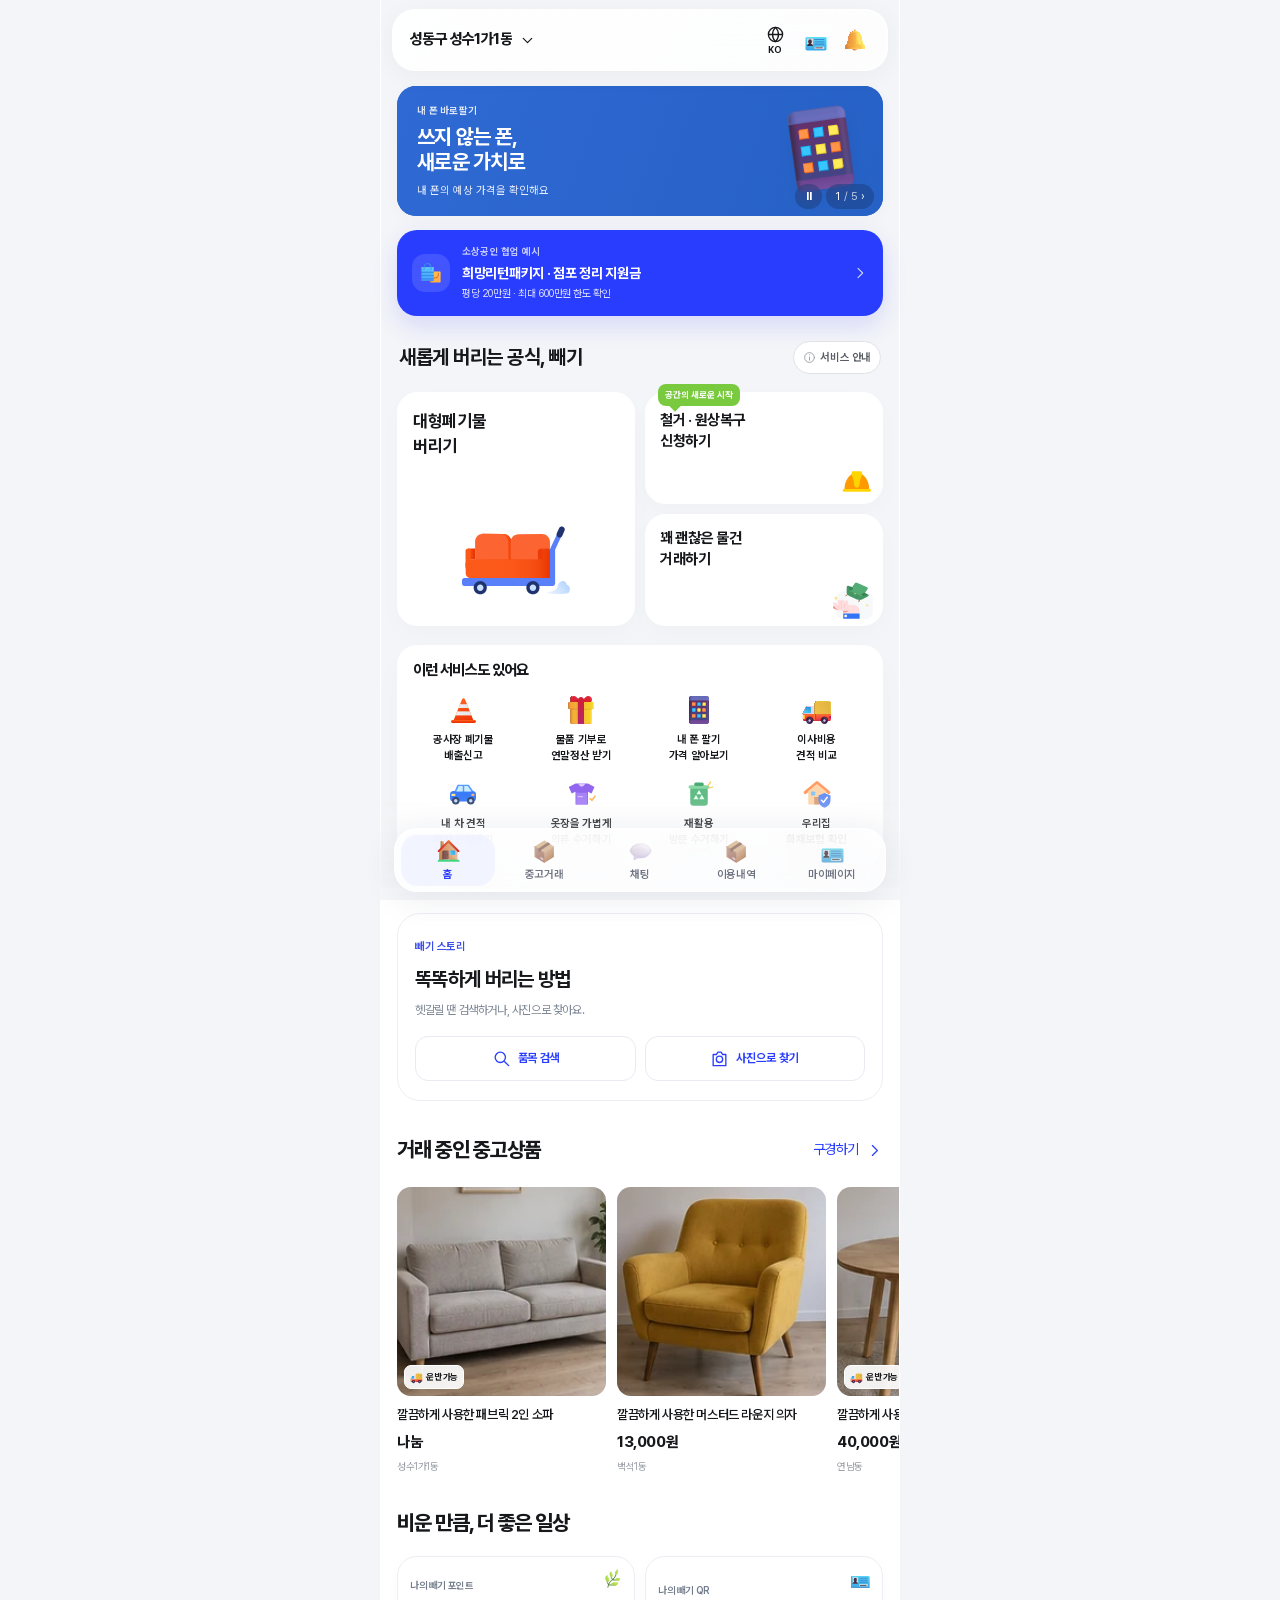
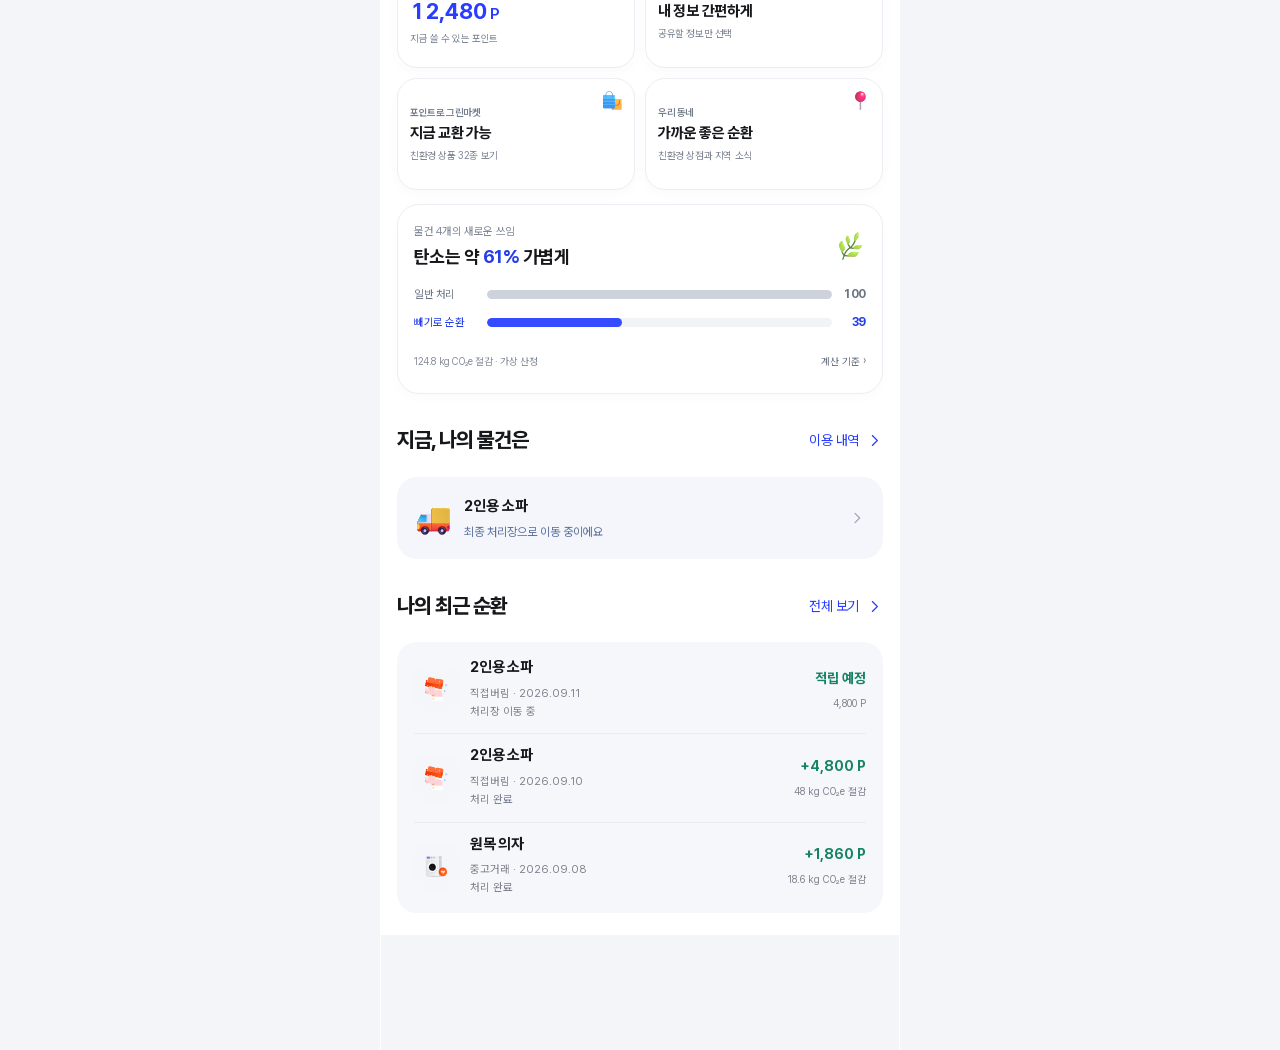
<file: index.html>
<!doctype html><html lang="ko"><head><meta charset="UTF-8"><meta name="viewport" content="width=device-width,initial-scale=1,viewport-fit=cover"><meta name="theme-color" content="#f4f5f8"><title>빼기 · 더 가벼운 일상</title><meta property="og:title" content="빼기 · 더 가벼운 일상"><meta property="og:description" content="좋은 물건을 만나고, 비운 만큼 가치를 더해요. 빼기의 새로운 자원순환 경험."><meta property="og:type" content="website"><meta property="og:image" content="assets/market-sofa.webp"><meta name="robots" content="noindex,nofollow,noarchive"><meta name="referrer" content="strict-origin-when-cross-origin"><meta name="description" content="배출에서 순환으로, 빼기와 함께하는 더 가벼운 일상."><meta name="apple-mobile-web-app-capable" content="yes"><meta name="apple-mobile-web-app-status-bar-style" content="default"><link rel="manifest" href="manifest.webmanifest"><link rel="apple-touch-icon" href="assets/icon-192.png"><link rel="icon" href="assets/logo.svg" type="image/svg+xml"><link rel="stylesheet" href="styles.css"><link rel="stylesheet" href="screens.css"><link rel="stylesheet" href="refinement.css"><link rel="stylesheet" href="i18n.css"></head><body><div id="app"></div><div id="toast" role="status" aria-live="polite"></div><dialog id="modal" aria-labelledby="modal-title"></dialog><script src="vendor/qrcode.js"></script><script type="module" src="app.js"></script></body></html>
</file>
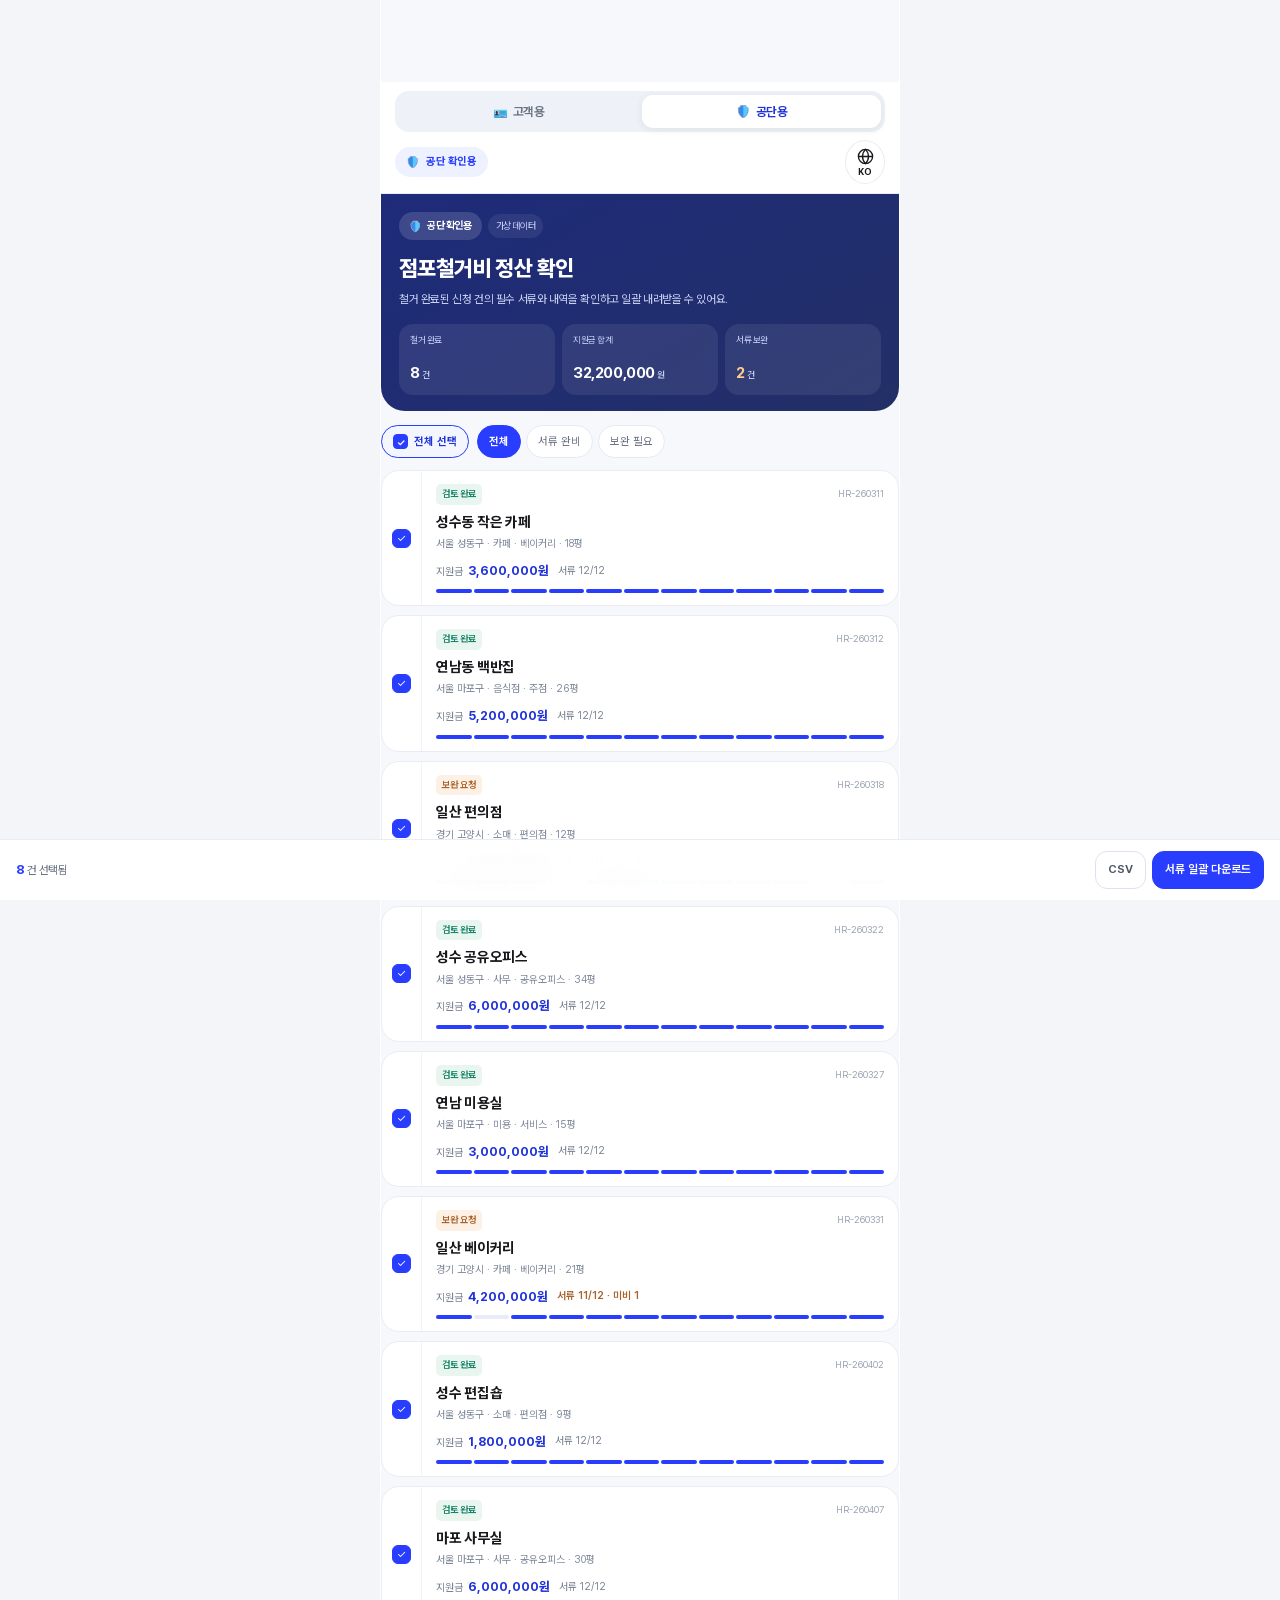
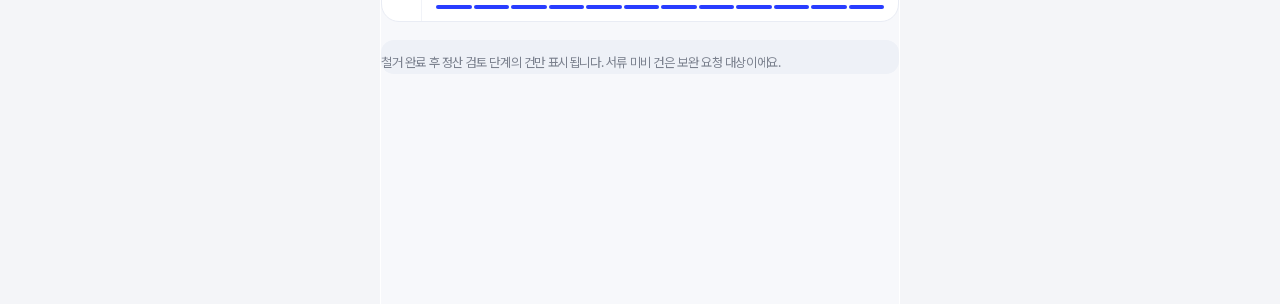
<file: agency.html>
<!doctype html>
<html lang="ko"><head><meta charset="utf-8"><meta name="viewport" content="width=device-width, initial-scale=1">
<title>빼기 시연</title>
<style>html,body{margin:0;height:100%;background:#f7f8fb;font-family:-apple-system,BlinkMacSystemFont,'Noto Sans KR',sans-serif;display:grid;place-items:center;color:#1a2035}main{text-align:center;padding:24px}a{color:#293dff;font-weight:700}</style>
</head><body><main><p>통합 시연 화면으로 이동합니다…</p><p><a id="manual" href="./index.html#/agency">바로 열기</a></p></main>
<script>
 (function(){
  var lang=new URLSearchParams(location.search).get('lang')||'ko';
  var target='./index.html?lang='+encodeURIComponent(lang)+'#/agency';
  location.replace(target);
  document.getElementById('manual').href=target;
 })();
</script></body></html>
</file>
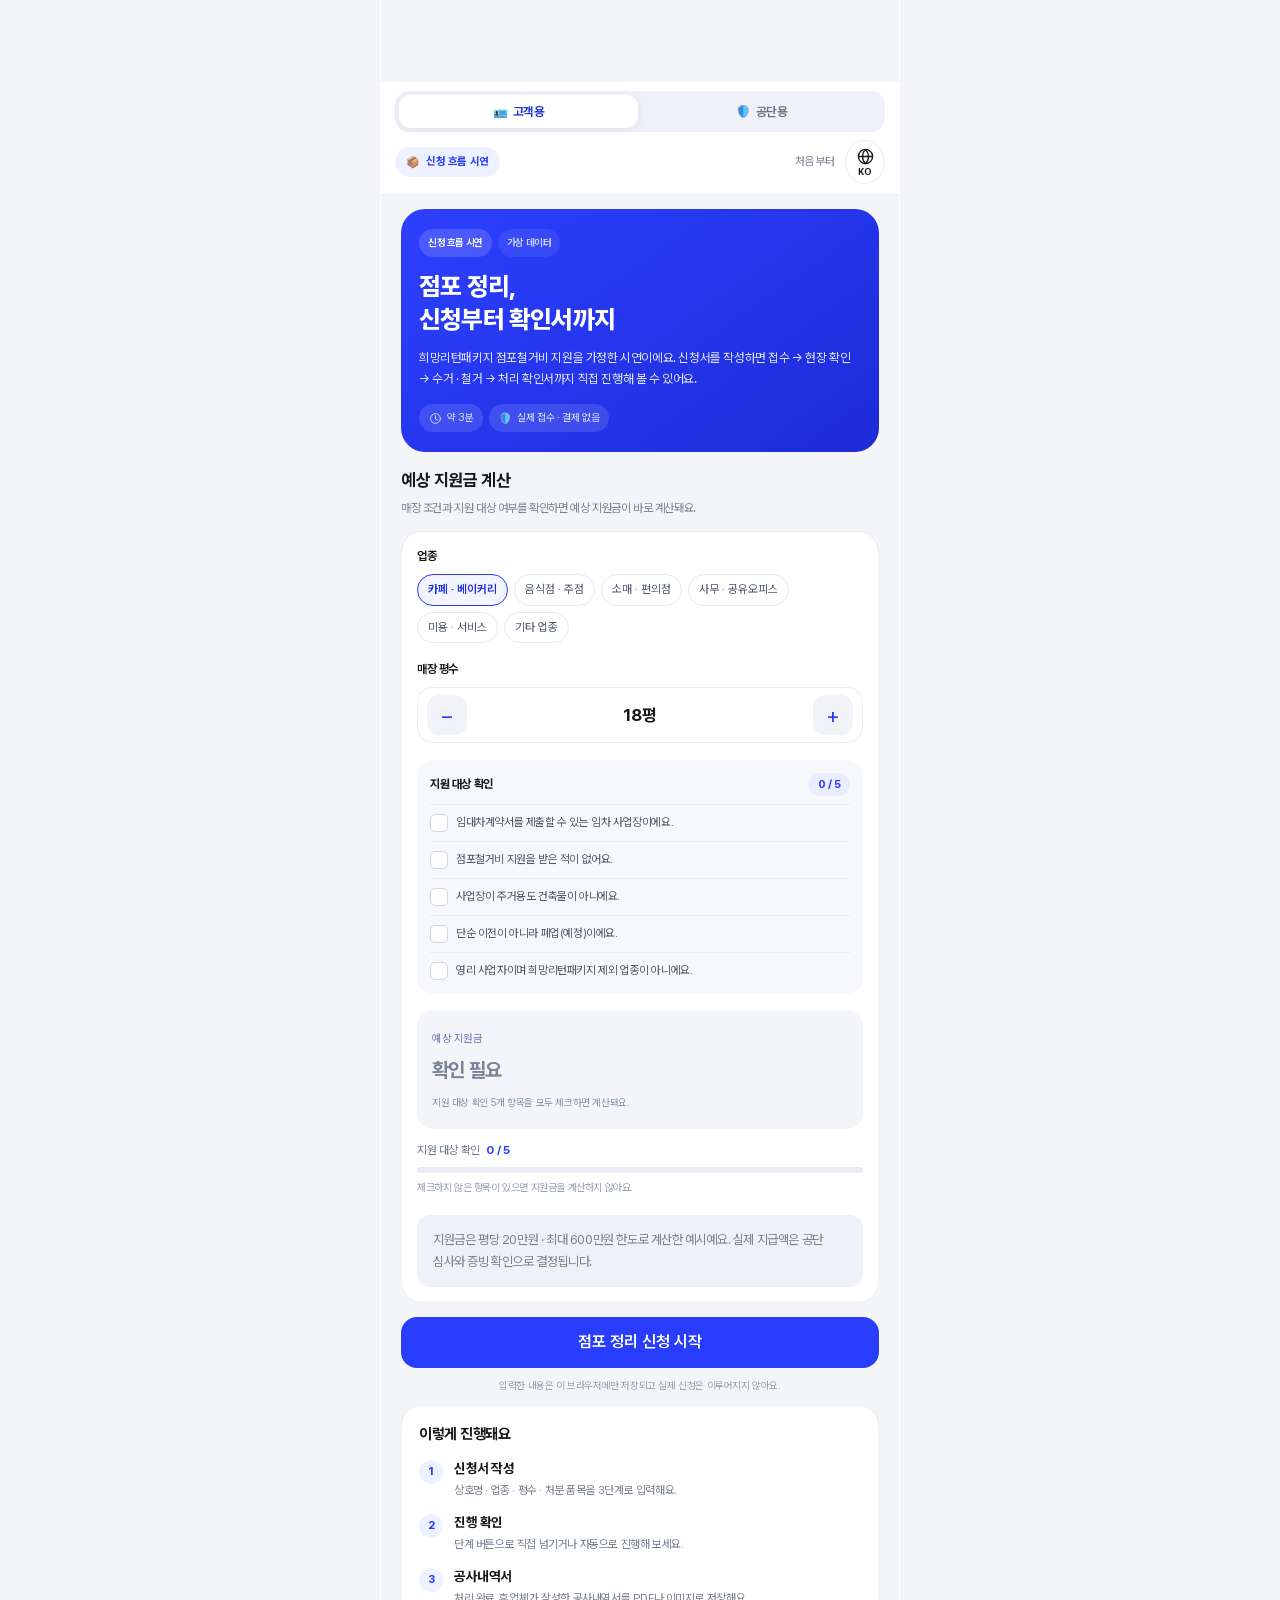
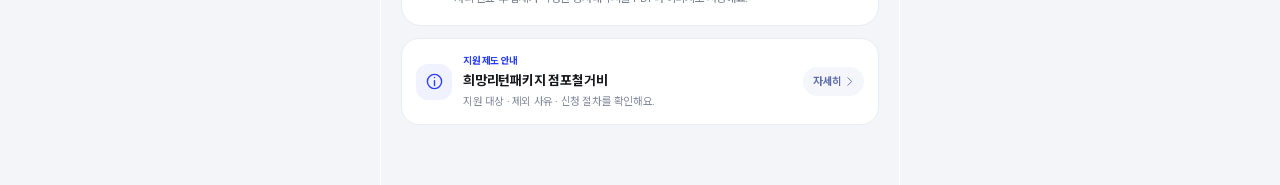
<file: flow.html>
<!doctype html>
<html lang="ko"><head><meta charset="utf-8"><meta name="viewport" content="width=device-width, initial-scale=1">
<title>빼기 시연</title>
<style>html,body{margin:0;height:100%;background:#f7f8fb;font-family:-apple-system,BlinkMacSystemFont,'Noto Sans KR',sans-serif;display:grid;place-items:center;color:#1a2035}main{text-align:center;padding:24px}a{color:#293dff;font-weight:700}</style>
</head><body><main><p>통합 시연 화면으로 이동합니다…</p><p><a id="manual" href="./index.html#/hope-flow-home">바로 열기</a></p></main>
<script>
 (function(){
  var lang=new URLSearchParams(location.search).get('lang')||'ko';
  var target='./index.html?lang='+encodeURIComponent(lang)+'#/hope-flow-home';
  location.replace(target);
  document.getElementById('manual').href=target;
 })();
</script></body></html>
</file>
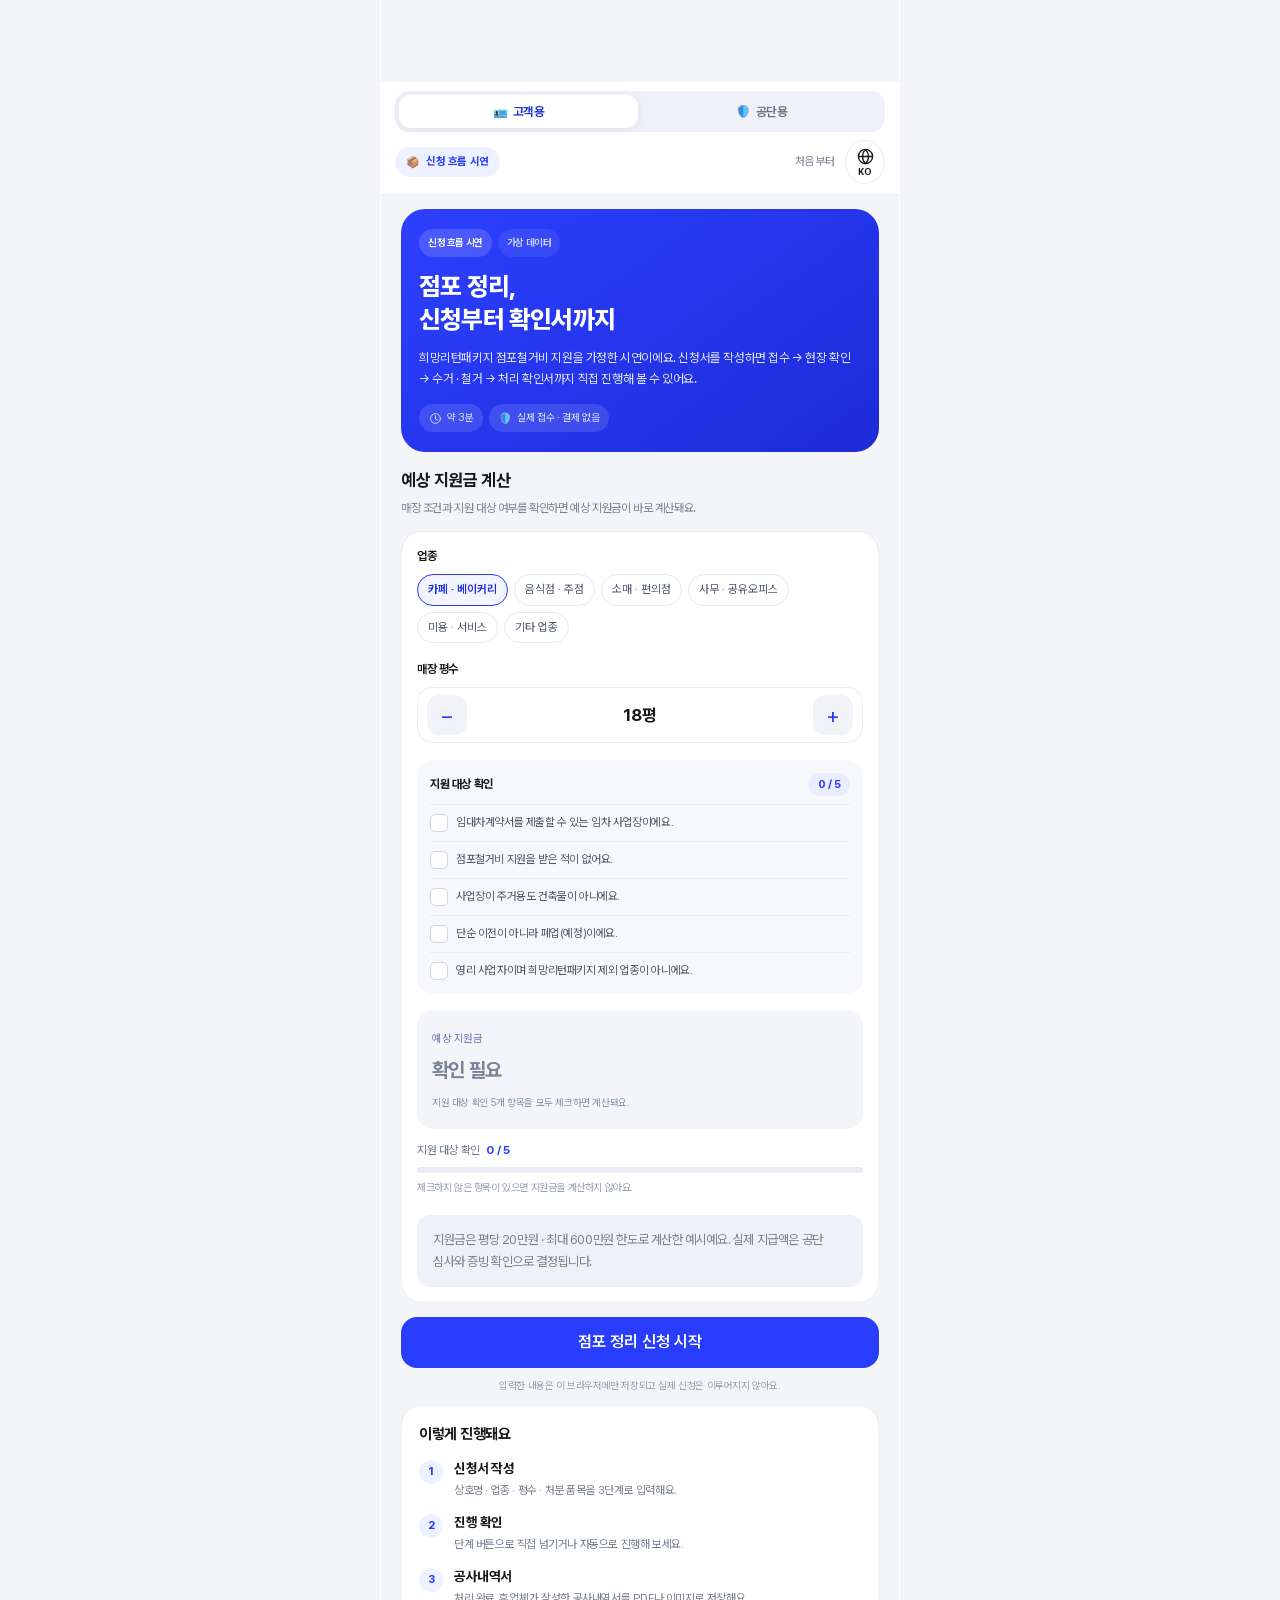
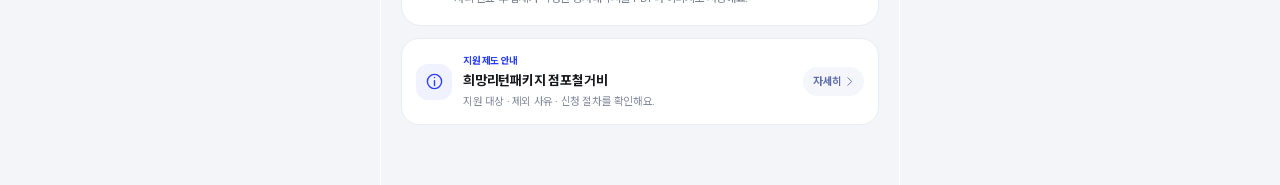
<file: start.html>
<!doctype html>
<html lang="ko">
<head>
<meta charset="utf-8">
<meta name="viewport" content="width=device-width, initial-scale=1, viewport-fit=cover">
<title>빼기 시연 · 고객용 / 공단용</title>
<meta name="description" content="점포 정리 신청 흐름(고객용)과 정산 확인(공단용)을 한 링크에서 전환하며 체험하는 시연">
<link rel="icon" href="assets/favicon.svg">
<style>html,body{margin:0;height:100%;background:#f7f8fb;font-family:-apple-system,BlinkMacSystemFont,'Noto Sans KR',sans-serif;display:grid;place-items:center;color:#1a2035}main{text-align:center;padding:24px}a{color:#293dff;font-weight:700}</style>
</head>
<body>
<main>
 <p>시연 화면으로 이동합니다…</p>
 <p><a id="manual" href="./index.html#/hope-flow-home">바로 열기</a></p>
</main>
<script>
 (function(){
  var lang=new URLSearchParams(location.search).get('lang')||'ko';
  var tab=new URLSearchParams(location.search).get('tab');
  var hash=tab==='agency'?'#/agency':'#/hope-flow-home';
  var target='./index.html?lang='+encodeURIComponent(lang)+hash;
  location.replace(target);
  document.getElementById('manual').href=target;
 })();
</script>
</body>
</html>
</file>
<file: styles.css>
:root{--blue:#3046ff;--ink:#1a2035;--muted:#777e90;--line:#e9ecf3;--bg:#f7f8fb;--green:#168366;--radius:24px;font-family:-apple-system,BlinkMacSystemFont,'Noto Sans KR',sans-serif;color:var(--ink);font-synthesis:none}*{box-sizing:border-box}body{margin:0;background:var(--bg);font-size:16px;line-height:1.55;letter-spacing:-.035em}button,input,select{font:inherit}button,a,input,select{-webkit-tap-highlight-color:transparent}button,a{touch-action:manipulation}button{cursor:pointer}button{border:0}a{color:inherit;text-decoration:none}button:disabled{cursor:not-allowed;opacity:.45}button:focus-visible,a:focus-visible,input:focus-visible,select:focus-visible{outline:3px solid #88a9ff;outline-offset:4px}button{color:inherit}h1,h2,h3,p{margin:0}h1{font-size:32px;line-height:1.3;letter-spacing:-.06em;font-weight:800}h2{font-size:21px;letter-spacing:-.045em}h3{font-size:18px}svg.icon{width:22px;height:22px;fill:none;stroke:currentColor;stroke-width:1.7;stroke-linecap:round;stroke-linejoin:round;flex:none}.muted{color:var(--muted)}.small{font-size:14px}.tiny{font-size:12px}.eyebrow{font-size:12px;letter-spacing:.12em;font-weight:700}.blue{color:var(--blue)}.green{color:var(--green)}.row{display:flex;align-items:center;gap:12px}.between{display:flex;align-items:center;justify-content:space-between;gap:16px}.stack{display:flex;flex-direction:column;gap:16px}.sidebar{position:fixed;inset:0 auto 0 0;width:228px;padding:42px 22px 25px;background:white;border-right:1px solid var(--line);display:flex;flex-direction:column;z-index:20}.logo{display:block;width:103px;height:28px;object-fit:contain}.brand{padding-left:18px}.brand span{display:block;font-size:12px;color:var(--muted);margin-top:13px;letter-spacing:.035em}.nav{display:flex;flex-direction:column;gap:7px;margin-top:44px}.nav a{display:flex;align-items:center;gap:13px;padding:15px 18px;border-radius:13px;font-size:15px;font-weight:600;color:#7a8192;transition:.2s}.nav a:hover{background:#f7f8ff;color:var(--blue)}.nav a.active{background:#edf0ff;color:var(--blue)}.nav-label{margin:24px 18px 6px;color:#a0a5b3;font-size:12px}.sidebar-bottom{margin-top:auto}.demo-box{background:#f7f8fb;border-radius:16px;padding:17px;margin-bottom:18px}.demo-box p{font-size:13px;color:var(--muted);margin:7px 0 0;line-height:1.7}.demo-box b{font-size:13px}.profile{padding:12px;display:flex;align-items:center;gap:11px;font-size:14px}.avatar{width:38px;height:38px;border-radius:50%;background:#e9edff;color:var(--blue);display:grid;place-items:center;font-size:13px;font-weight:700;flex:none}.shell{margin-left:228px}.topbar{height:83px;border-bottom:1px solid var(--line);display:flex;align-items:center;justify-content:space-between;padding:0 42px;background:#ffffffb8;backdrop-filter:blur(18px)}.text-btn{display:inline-flex;align-items:center;justify-content:center;gap:7px;background:none;color:var(--muted);font-size:14px;padding:6px 0;white-space:nowrap}.text-btn.blue{color:var(--blue)}.icon-btn{width:40px;height:40px;border:1px solid var(--line);border-radius:50%;display:grid;place-items:center;background:white}.pill{font-size:12px;background:#eef1ff;color:var(--blue);border-radius:6px;padding:4px 8px;display:inline-flex;align-items:center;gap:4px;white-space:nowrap;font-weight:600}.pill.green{background:#e9f5ef;color:var(--green)}.pill.gray{background:#f0f1f5;color:var(--muted)}main{max-width:1420px;margin:0 auto;padding:38px 42px 30px}.page-intro{margin-bottom:27px}.page-intro p{font-size:15px;color:var(--muted);margin-top:9px}.date-label{font-size:13px;color:var(--muted)}.hero-grid{display:grid;grid-template-columns:minmax(0,1.9fr) minmax(270px,1fr);gap:22px}.wallet{min-height:242px;border-radius:var(--radius);background:linear-gradient(112deg,#3049ff,#253cf0);color:white;padding:29px 33px;position:relative;overflow:hidden;display:flex;align-items:center;justify-content:space-between;gap:12px;box-shadow:0 10px 28px #3046ff19}.wallet-label{font-size:15px;color:#e0e5ff}.wallet-value{font-size:47px;line-height:1.25;letter-spacing:-.045em;font-weight:700;margin:9px 0 18px}.wallet-value span{font-size:25px;font-weight:500}.wallet-note{color:#d4dcff;font-size:13px;margin-top:15px}.btn{display:inline-flex;align-items:center;justify-content:center;gap:9px;border-radius:12px;padding:13px 19px;font-size:15px;font-weight:600;background:var(--blue);color:white;transition:transform .16s,background .16s;min-height:47px}.btn:hover{background:#2136eb;transform:translateY(-1px)}.btn.white{background:white;color:var(--blue)}.btn.soft{background:#eef1ff;color:var(--blue)}.btn.outline{background:white;border:1px solid var(--line);color:var(--ink)}.btn.wide{width:100%}.btn.danger{color:#c34242;background:#fff1f1}.orbit{width:186px;height:186px;position:relative;flex:none}.orbit svg{width:100%;height:100%;transform:rotate(-90deg)}.orbit circle{fill:none;stroke:#ffffff23;stroke-width:8}.orbit circle.progress{stroke:#a5e7d1;stroke-dasharray:434 553;stroke-linecap:round}.orbit-copy{position:absolute;inset:0;display:flex;flex-direction:column;align-items:center;justify-content:center}.orbit-copy .icon{color:#c5f4e0;width:25px;height:25px;margin-bottom:7px}.orbit-copy strong{font-size:28px;line-height:1.3;letter-spacing:-.045em}.orbit-copy small{color:#d8deff;font-size:12px;margin-top:2px}.identity-card{padding:24px 25px;background:#fff;border:1px solid var(--line);border-radius:var(--radius);display:flex;flex-direction:column;justify-content:space-between;gap:14px}.identity-card p{font-size:14px;color:var(--muted);margin-top:5px}.qr-preview{background:#f7f8fd;border-radius:14px;padding:12px 15px;display:flex;align-items:center;gap:16px}.qr-preview svg{width:61px;height:61px;flex:none}.qr-preview b{font-size:14px}.qr-preview p{font-size:12px;line-height:1.6}.section{margin-top:32px}.section-head{margin-bottom:16px}.service-grid{display:grid;grid-template-columns:repeat(3,1fr);gap:16px}.service{background:white;border:1px solid var(--line);border-radius:20px;padding:23px;display:flex;align-items:center;justify-content:space-between;text-align:left;transition:.2s}.service:hover{border-color:#bfc9ff;transform:translateY(-3px);box-shadow:0 8px 28px #3046ff08}.service h3{font-size:19px}.service p{font-size:13px;color:var(--muted);margin:6px 0 13px}.service img{height:85px;width:85px;object-fit:contain;flex:none}.service .icon{width:17px;height:17px;color:#959daf}.lower-grid{display:grid;grid-template-columns:minmax(0,1.45fr) minmax(310px,1fr);gap:26px}.panel{background:#fff;border:1px solid var(--line);border-radius:22px;padding:22px 25px}.activity-row{display:flex;align-items:center;gap:14px;padding:17px 0;border-bottom:1px solid #f0f1f5;text-align:left;background:none;width:100%;}.activity-row:first-child{padding-top:0}.activity-row:last-child{border:0;padding-bottom:0}.item-thumb{width:52px;height:52px;background:#f5f6fb;border-radius:14px;padding:7px;object-fit:contain;flex:none}.activity-info{flex:1;min-width:0}.activity-info strong{font-size:15px}.activity-info p{font-size:12px;color:var(--muted);margin-top:4px}.activity-result{text-align:right;flex:none}.activity-result b{font-size:15px;color:var(--green)}.activity-result p{font-size:12px;color:var(--muted);margin-top:4px}.shop-mini{display:flex;gap:12px;background:white;border:1px solid var(--line);border-radius:20px;padding:14px;text-align:left;width:100%}.shop-mini img{width:99px;height:100px;object-fit:cover;border-radius:13px}.shop-mini strong{font-size:14px;display:block;margin:5px 0}.shop-mini small{font-size:12px;color:var(--muted)}.shop-mini b{font-size:14px;color:var(--blue)}.shop-mini + .shop-mini{margin-top:12px}.shop-note{font-size:12px;color:var(--muted);margin-top:12px}.footer{display:flex;align-items:center;justify-content:space-between;gap:15px;margin-top:32px;padding:22px 0 0;border-top:1px solid var(--line);font-size:12px;color:#9298a8}.footer button{font-size:12px}.mobile-nav{display:none}#toast{position:fixed;bottom:30px;left:50%;transform:translate(-50%,20px);padding:14px 22px;background:#202739ef;color:white;border-radius:14px;box-shadow:0 8px 32px #0002;z-index:90;font-size:14px;opacity:0;pointer-events:none;transition:.2s;max-width:90vw;text-align:center}#toast.show{opacity:1;transform:translate(-50%,0)}dialog{border:0;border-radius:26px;padding:0;width:min(520px,calc(100vw - 28px));color:var(--ink);box-shadow:0 28px 100px #1113;max-height:90dvh;background:white}dialog::backdrop{background:#19213d66;backdrop-filter:blur(7px)}.modal-header{padding:25px 26px 17px;display:flex;align-items:center;justify-content:space-between;gap:16px}.modal-header h2{font-size:23px}.modal-body{padding:0 26px 28px}.modal-body p{color:var(--muted);font-size:14px}.modal-body .btn{margin-top:16px}.modal-body .btn+.btn{margin-top:10px}.empty{padding:45px 20px;text-align:center;color:var(--muted)}.empty h3{color:var(--ink);margin:12px 0}.page{animation:arrive .3s ease}@keyframes arrive{from{opacity:.4;transform:translateY(5px)}to{opacity:1;transform:none}}@media(min-width:1500px){main{padding-top:44px}.wallet{min-height:263px}.service{min-height:158px}}@media(max-width:1150px){.sidebar{width:200px;padding-left:15px;padding-right:15px}.shell{margin-left:200px}main{padding:30px 27px}.topbar{padding:0 27px}.wallet{padding:25px}.orbit{width:150px;height:150px}.wallet-value{font-size:39px}.service{padding:18px}.service img{width:67px;height:67px}.lower-grid{grid-template-columns:1.1fr 1fr}}@media(max-width:930px){.sidebar{width:84px;padding:30px 12px}.brand{padding:0}.logo{width:60px}.brand span,.nav span,.nav-label,.demo-box,.profile>div:not(.avatar){display:none}.nav{margin-top:38px}.nav a{justify-content:center;padding:17px}.profile{padding:10px}.shell{margin-left:84px}.hero-grid{grid-template-columns:1.5fr 1fr}.orbit{width:128px;height:128px}.orbit-copy strong{font-size:24px}.orbit-copy .icon{width:19px;margin:0}.identity-card{padding:21px}.wallet{padding:24px}.service img{width:52px;height:60px}.service p{font-size:12px}.service h3{font-size:17px}.lower-grid{grid-template-columns:1fr 1fr}.shop-mini img{width:77px;height:95px}}@media(max-width:740px){.sidebar{display:none}.shell{margin:0}.topbar{height:65px;padding:0 21px;background:#ffffffdd;position:sticky;top:0;z-index:15}.topbar .desktop-only{display:none}main{padding:25px 20px 104px}.page-intro{margin-bottom:23px}h1{font-size:28px}.page-intro p{font-size:14px}.date-label{display:none}.hero-grid{grid-template-columns:1fr;gap:14px}.wallet{min-height:235px;padding:25px;border-radius:22px}.wallet-value{font-size:44px}.orbit{width:157px;height:157px}.orbit-copy strong{font-size:27px}.orbit-copy .icon{width:22px;margin:5px}.identity-card{display:grid;grid-template-columns:1fr auto;gap:7px 12px;padding:19px 21px}.identity-card h3{font-size:16px}.identity-card .qr-preview{display:none}.identity-card .text-btn{grid-row:1/3;grid-column:2}.identity-card .qr-heading{grid-column:1}.identity-card>p{margin:0;font-size:12px}.identity-card .qr-heading .icon{display:none}.section{margin-top:28px}.section-head h2{font-size:20px}.service-grid{gap:9px}.service{padding:17px 12px 12px;display:flex;flex-direction:column;align-items:flex-start;border-radius:18px;position:relative;min-height:160px}.service p{font-size:12px;line-height:1.55;margin:7px 0}.service h3{font-size:17px}.service img{align-self:flex-end;width:59px;height:59px}.service .icon{display:none}.lower-grid{display:block}.shop-mini img{width:92px;height:96px}.footer{align-items:flex-start;line-height:1.8}.footer>span:last-child{display:none}.mobile-nav{display:flex;position:fixed;bottom:0;left:0;right:0;z-index:40;background:#ffffffed;backdrop-filter:blur(20px);border-top:1px solid var(--line);padding:10px 6px calc(10px + env(safe-area-inset-bottom));justify-content:space-around}.mobile-nav a{display:flex;align-items:center;flex-direction:column;gap:5px;color:#8a91a3;font-size:11px;min-width:51px}.mobile-nav a.active{color:var(--blue);font-weight:700}.mobile-nav .icon{width:23px;height:23px}.panel{padding:20px}.activity-info strong{font-size:14px}#toast{bottom:92px}.wallet-note{font-size:12px}.topbar .pill{font-size:11px}.modal-header{padding:22px 22px 17px}.modal-body{padding:0 22px 24px}}@media(max-width:380px){main{padding-left:15px;padding-right:15px}.wallet{padding:21px}.wallet-value{font-size:39px}.orbit{width:132px;height:132px}.service{padding:13px 9px}.service p{font-size:12px}.activity-row{gap:9px}.activity-result b{font-size:13px}}@media(prefers-reduced-motion:reduce){*{scroll-behavior:auto!important;transition:none!important;animation:none!important}}
</file>
<file: screens.css>
@font-face{font-family:Pretendard;src:url('assets/PretendardVariable.woff2') format('woff2');font-weight:100 900;font-display:swap}
:root{--blue:#1f41ff;--ink:#222632;--muted:#7b818e;--bg:#f4f5f8;--line:#e9ecf1;font-family:Pretendard,-apple-system,BlinkMacSystemFont,sans-serif;--spring:cubic-bezier(.2,.8,.2,1.2)}
body{background:#eef0f4;letter-spacing:-.025em}.shell{margin:0 auto;max-width:520px;background:var(--bg);min-height:100dvh;box-shadow:0 0 70px #26334c08}.sidebar{display:none}.topbar{position:sticky;top:0;height:66px;padding:0 23px;z-index:15;background:#f8f9fbd9;border-bottom:0;backdrop-filter:blur(24px) saturate(1.6)}.topbar .logo{width:78px;height:24px}.topbar .text-btn{font-size:15px;color:var(--ink);font-weight:600;max-width:270px}.topbar .text-btn span{overflow:hidden;text-overflow:ellipsis;white-space:nowrap}.topbar .icon-btn{border:0;background:#fff9;width:39px;height:39px;box-shadow:inset 0 1px 0 #fff}.topbar-title{font-weight:700;font-size:17px}.desktop-only,.footer,.date-label{display:none!important}main{padding:17px 22px 116px;margin:0;max-width:none}.page-intro{margin-bottom:24px}h1{font-size:27px;letter-spacing:-.045em;line-height:1.35}.page-intro p{font-size:15px;line-height:1.6;margin-top:8px}.btn{min-height:51px;border-radius:16px;font-size:16px;font-weight:600;transition:transform .3s var(--spring),filter .15s,box-shadow .2s}.btn:hover{transform:none}.btn:active,.btn.pressed{transform:scale(.965);filter:brightness(.96)}.btn.soft{background:#e9edff}.btn.outline{border:1px solid #e4e8ef}.pill{font-size:12px;border-radius:7px}.text-btn{font-size:14px;min-height:38px;white-space:normal}.text-btn .icon{width:17px;height:17px}.icon-btn:active{transform:scale(.91)}.row{gap:10px}.wallet{min-height:178px;padding:23px 25px;border-radius:25px;background:linear-gradient(130deg,#2346ff 0%,#304af8 64%,#536bfc 100%);box-shadow:0 10px 24px #1f41ff20;gap:8px}.wallet-label{font-size:14px;display:flex;align-items:center;gap:7px}.wallet-label .icon{width:17px;height:17px}.wallet-value{font-size:37px;margin:5px 0 12px;font-weight:750}.wallet-value span{font-size:22px}.wallet .text-btn{color:white;font-size:13px;min-height:25px;padding:0}.wallet .btn{min-height:36px;font-size:13px;padding:7px 12px;border-radius:10px}.wallet-note{margin-top:8px;font-size:12px}.orbit{width:113px;height:113px;flex:none}.orbit-copy strong{font-size:24px}.orbit-copy .icon{width:19px;height:19px;margin-bottom:4px}.orbit-copy small{font-size:11px;margin-top:3px}.orbit circle{stroke-width:7}.section{margin-top:28px}.section-head{margin-bottom:13px}.section-head h2{font-size:20px}.bento{display:grid;grid-template-columns:1fr 1fr;grid-template-rows:99px 99px;gap:12px}.service{background:white;padding:18px;border:1px solid #ffffff;box-shadow:0 5px 20px #27356606;border-radius:22px;min-height:0;position:relative;overflow:hidden;display:block;width:100%}.service.large{grid-row:1/3;background:linear-gradient(160deg,#fff,#eff3ff)}.service h3{font-size:18px;line-height:1.45;font-weight:700}.service p{font-size:12px;line-height:1.5;margin-top:6px;color:#9298a7}.service img{width:62px;height:62px;position:absolute;right:8px;bottom:6px;object-fit:contain}.service.large img{width:152px;height:95px;right:10px;bottom:9px}.service.large .pill{margin-top:5px;font-size:10px;background:#e6edff}.service:hover{transform:none}.service:active,.service.pressed{transform:scale(.97)}.service .icon{display:none}.quick-qr{margin-top:18px;padding:16px 18px;border-radius:18px;display:flex;gap:13px;align-items:center;background:white;width:100%;text-align:left;box-shadow:0 4px 20px #27356604}.quick-qr>div:first-child{width:39px;height:39px;display:grid;place-items:center;border-radius:12px;background:#edf1ff;color:var(--blue)}.quick-qr b{font-size:15px}.quick-qr p{font-size:12px;color:var(--muted);margin-top:3px}.quick-qr>.icon{margin-left:auto;color:#9199ac;width:18px}.promo-strip{margin-top:24px;border-radius:20px;padding:19px 20px;background:#e8f1ee;display:flex;align-items:center;justify-content:space-between;gap:10px;cursor:pointer}.promo-strip b{font-size:15px;color:#256d59}.promo-strip p{font-size:13px;color:#6b8d81;margin-top:4px}.promo-strip .icon{width:35px;height:35px;color:#3c9074}.lower-grid{display:block}.panel{border:0;box-shadow:0 5px 24px #26314a04;padding:21px;border-radius:21px}.activity-row{padding:18px 0;gap:12px}.item-thumb{width:52px;height:52px;background:#f5f6f9}.activity-info strong{font-size:15px;line-height:1.4}.activity-info p{font-size:12px;line-height:1.65}.activity-result b{font-size:14px}.activity-result p{font-size:11px}.shop-mini{border:0;box-shadow:0 5px 24px #26314a04}.shop-mini img{width:100px;height:104px}.shop-mini strong{font-size:15px}.shop-note{font-size:12px;line-height:1.7}.mobile-nav{display:flex;position:fixed;bottom:calc(12px + env(safe-area-inset-bottom));left:50%;right:auto;transform:translateX(-50%);width:calc(min(520px,100%) - 28px);padding:7px 6px;min-height:71px;z-index:30;justify-content:space-around;border:1px solid #ffffffdb;border-radius:28px;background:linear-gradient(140deg,#ffffffd9,#ffffffb5);backdrop-filter:blur(25px) saturate(1.7);-webkit-backdrop-filter:blur(25px) saturate(1.7);box-shadow:0 8px 38px #1d2d491b,inset 0 1px 1px white}.mobile-nav a{display:flex;flex:1;align-items:center;justify-content:center;flex-direction:column;gap:4px;border-radius:22px;color:#8a8f9b;font-size:11px;min-width:0;padding:7px 0;transition:all .3s var(--spring);position:relative}.mobile-nav a .icon{width:24px;height:24px}.mobile-nav a.active{color:var(--blue);background:linear-gradient(130deg,#dfe7ffb8,#ecf0ff75);box-shadow:inset 0 1px 1px #fff9;font-weight:700}.mobile-nav a:active{transform:scale(.9)}.mobile-nav img.icon{filter:grayscale(1);opacity:.6}.mobile-nav .active img.icon{filter:none;opacity:1}.bottom-fade{position:fixed;bottom:0;width:min(520px,100%);height:105px;left:50%;transform:translateX(-50%);background:linear-gradient(transparent,#f4f5f8d9);pointer-events:none;z-index:25}.segmented{display:flex;padding:4px;background:#e9ebf0;border-radius:14px;gap:3px;margin:20px 0}.segmented button{flex:1;background:none;border-radius:11px;padding:9px 5px;font-size:14px;color:var(--muted);white-space:nowrap;transition:.22s}.segmented button.selected{background:#fff;box-shadow:0 2px 7px #0001;color:var(--ink);font-weight:600}.chips{display:flex;gap:8px;margin:19px 0;flex-wrap:wrap}.chip{padding:9px 15px;border:1px solid #e2e5eb;border-radius:30px;background:white;font-size:14px;color:#7b8190}.chip.selected{border-color:#91a4ff;color:var(--blue);background:#edf1ff}.stats{display:grid;grid-template-columns:1fr 1fr;gap:13px;margin-top:15px}.stat{padding:20px;background:white;border-radius:20px}.stat .icon{width:20px;color:var(--green)}.stat p{font-size:13px;color:var(--muted);margin:8px 0}.stat strong{font-size:26px;font-weight:700}.stat small{font-size:13px;font-weight:500;margin-left:3px}.note{font-size:13px;color:var(--muted);line-height:1.7;background:#eef1f7;border-radius:13px;padding:14px 16px;margin-top:18px}.note .icon{width:16px;height:16px;vertical-align:middle}.carbon-item{padding:20px;background:white;border-radius:20px;margin-top:13px}.carbon-item .row{margin-bottom:15px}.carbon-item .bar{height:7px;background:#eef0f5;border-radius:8px;margin:14px 0}.carbon-item .bar>span{height:100%;display:block;border-radius:8px;background:linear-gradient(90deg,#5c7aff,#2847ff)}.carbon-data{display:flex;justify-content:space-between;gap:10px;font-size:14px}.carbon-data small{display:block;color:var(--muted);font-size:12px;margin-bottom:4px}.carbon-data strong{font-size:18px}.catalog{display:grid;grid-template-columns:1fr 1fr;gap:23px 14px}.product-card{display:block;position:relative;text-align:left;padding:0;background:none;width:100%}.product-card img{width:100%;aspect-ratio:1;object-fit:cover;border-radius:21px}.product-card .brand{padding:0;font-size:12px;color:var(--muted);margin:11px 0 4px}.product-card h3{font-size:15px;line-height:1.45;font-weight:600}.product-card strong{font-size:17px;color:var(--blue);display:block;margin-top:7px}.product-card .pill{position:absolute;left:10px;top:10px;background:#ffffffde;color:#687085;font-size:10px;backdrop-filter:blur(12px)}.balance-banner{padding:18px 20px;background:linear-gradient(120deg,#e3eaff,#f0f2ff);border-radius:20px;margin-bottom:20px}.balance-banner span{font-size:14px;color:#617099}.balance-banner strong{font-size:24px;color:var(--blue)}.product-hero{width:100%;aspect-ratio:1.3;object-fit:cover;border-radius:18px;margin-bottom:18px}.detail-table{margin:18px 0;border-top:1px solid var(--line)}.detail-table div{display:flex;justify-content:space-between;align-items:flex-start;gap:18px;padding:12px 0;border-bottom:1px solid var(--line);font-size:14px}.detail-table dt{color:var(--muted);flex:none}.detail-table dd{margin:0;text-align:right;font-weight:600;word-break:keep-all}.success-icon{width:70px;height:70px;border-radius:50%;display:grid;place-items:center;background:#e7f6ef;color:var(--green);margin:5px auto 20px;animation:pop .45s var(--spring)}.success-icon .icon{width:34px;height:34px}.success-title{font-size:24px!important;line-height:1.4;margin:12px 0 9px;text-align:center}.success-copy{text-align:center;line-height:1.65}.receipt{padding:18px;border-radius:18px;background:#f6f8fc;text-align:center;margin:19px 0}.receipt b{display:block;font-size:23px;color:var(--blue);letter-spacing:.05em}.receipt p{margin-top:7px;font-size:12px}.modal-header{padding:27px 23px 18px}.modal-header h2{font-size:23px}.modal-body{padding:0 23px 28px}.modal-body p{font-size:15px;line-height:1.65}.modal-body .note{font-size:12px}.modal-body .btn{margin-top:14px}dialog{width:min(492px,calc(100% - 18px));max-height:calc(100dvh - 40px);border-radius:30px 30px 20px 20px;margin:auto auto 9px;box-shadow:0 -10px 80px #1e274c29;animation:sheet-in .35s var(--spring)}dialog::backdrop{background:#17233b50;backdrop-filter:blur(5px)}dialog:before{content:'';display:block;width:35px;height:5px;background:#d8dbe2;border-radius:4px;margin:10px auto -9px}.form-field{display:flex;flex-direction:column;gap:8px;margin:19px 0}.form-field>span,.form-label{font-size:14px;font-weight:600}.form-field input,.form-field select,.search-input{border:1px solid #e1e6ef;background:#f9fafc;padding:15px;border-radius:14px;width:100%;color:var(--ink);font-size:16px;outline-offset:2px;min-height:51px}.option-grid{display:grid;grid-template-columns:1fr 1fr;gap:10px;margin:15px 0}.option{border:1px solid #e4e8ee;background:white;padding:15px;border-radius:16px;text-align:left;transition:.2s}.option.selected{border:2px solid var(--blue);padding:14px;background:#f6f8ff;box-shadow:0 3px 13px #1f41ff0d}.option img{width:49px;height:49px;display:block;margin-bottom:9px;object-fit:contain}.option b{font-size:15px}.option small{display:block;font-size:12px;color:var(--muted);margin-top:4px}.steps{display:flex;gap:6px;margin:4px 0 23px}.steps span{height:4px;flex:1;background:#e9edf4;border-radius:4px}.steps span.active{background:var(--blue)}.service-option{display:block;text-align:left;width:100%;padding:20px;border:1px solid #e5e9f1;background:white;border-radius:22px;margin:12px 0}.service-option b{display:block;font-size:17px;margin:7px 0}.service-option p{font-size:14px;color:var(--muted);line-height:1.6}.service-option small{color:var(--blue);font-weight:600}.service-option img{width:57px;height:57px;object-fit:contain;float:right}.service-option.selected{border:2px solid var(--blue);padding:19px;background:#f9faff;box-shadow:0 2px 15px #1f41ff13}.check-row{display:flex;gap:12px;align-items:center;font-size:14px;line-height:1.6;margin:17px 0;cursor:pointer}.check-row input{accent-color:var(--blue);width:20px;height:20px;flex:none}.account-card{background:white;padding:22px;border-radius:23px;display:flex;gap:15px;align-items:center;margin-bottom:18px}.account-card .avatar{width:55px;height:55px;font-size:20px;background:linear-gradient(135deg,#dee7ff,#eef2ff)}.account-card h2{font-size:20px}.account-card p{font-size:13px;color:var(--muted);margin-top:4px}.qr-card{background:linear-gradient(150deg,#fff,#f8faff);border:1px solid white;border-radius:28px;text-align:center;padding:27px 22px;box-shadow:0 12px 40px #23325c08}.qr-card .qr-image{width:228px;height:228px;background:white;margin:20px auto 15px;padding:6px;border-radius:20px;box-shadow:0 5px 28px #192c5708}.qr-image svg{width:100%;height:100%}.qr-card h2{font-size:20px}.qr-card p{font-size:13px;color:var(--muted)}.qr-timer{color:var(--blue);font-size:14px;margin-top:9px;font-variant-numeric:tabular-nums}.qr-off{width:200px;height:200px;margin:20px auto;display:flex;align-items:center;justify-content:center;flex-direction:column;gap:10px;background:#f1f3f8;border-radius:21px;color:#a0a9bb}.qr-off .icon{width:65px;height:65px}.settings-row{display:flex;align-items:center;justify-content:space-between;gap:18px;padding:18px 0;border-bottom:1px solid var(--line)}.settings-row:last-child{border:0}.settings-row b{font-size:15px}.settings-row p{font-size:12px;color:var(--muted);margin-top:4px}.switch{appearance:none;width:48px;height:29px;background:#dce0e8;border-radius:40px;position:relative;flex:none;transition:.25s;cursor:pointer}.switch:before{content:'';position:absolute;left:3px;top:3px;width:23px;height:23px;border-radius:50%;background:white;box-shadow:0 1px 4px #0002;transition:.28s var(--spring)}.switch:checked{background:var(--blue)}.switch:checked:before{transform:translateX(19px)}.list-link{display:flex;width:100%;align-items:center;text-align:left;justify-content:space-between;gap:12px;padding:17px 0;background:none;border-bottom:1px solid var(--line);font-size:15px}.list-link:last-child{border:0}.list-link>.icon{width:18px;height:18px;color:#9ba1ae}.timeline{list-style:none;padding:0;margin:21px 0}.timeline li{position:relative;padding:0 0 22px 25px;border-left:2px solid #e5e9f1;font-size:14px;margin-left:6px}.timeline li:before{content:'';position:absolute;left:-6px;top:4px;border-radius:50%;width:10px;height:10px;background:#d5dae4}.timeline li.done:before{background:var(--blue)}.timeline li:last-child{padding-bottom:0;border-color:transparent}.timeline li p{font-size:12px;margin-top:3px;color:var(--muted)}.faq{padding:17px 0;border-bottom:1px solid var(--line)}.faq summary{font-size:15px;font-weight:600;cursor:pointer;line-height:1.55}.faq p{font-size:14px;color:var(--muted);margin-top:12px;line-height:1.8}.floating-add{position:fixed;bottom:104px;right:max(23px,calc((100vw - 520px)/2 + 23px));z-index:27;border-radius:40px;box-shadow:0 5px 22px #1f41ff44;min-height:45px;padding:11px 18px;font-size:14px}.press-glow{position:fixed;width:54px;height:54px;background:radial-gradient(circle,#9cb8ff50,#5d83ff10 55%,transparent 70%);border:1px solid #99b5ff55;border-radius:50%;pointer-events:none;z-index:200;animation:tap-glow .42s ease-out forwards;transform:translate(-50%,-50%)}#toast{bottom:108px;left:50%;max-width:min(430px,88vw);font-size:14px;background:#242e41eb;backdrop-filter:blur(16px);border:1px solid #ffffff21;border-radius:17px}img.icon{object-fit:contain;flex:none}.empty h3{font-size:19px}.qr-muted{filter:blur(6px);opacity:.35;pointer-events:none}.error-text{color:#c44141;font-size:14px;padding:8px 0}.sr-only{position:absolute;width:1px;height:1px;overflow:hidden;clip:rect(0,0,0,0)}@keyframes sheet-in{from{opacity:.3;transform:translateY(60px)}to{opacity:1;transform:none}}@keyframes pop{from{transform:scale(.7);opacity:0}to{transform:scale(1);opacity:1}}@keyframes tap-glow{from{opacity:.8;scale:.6}to{opacity:0;scale:1.5}}@media(min-width:800px){body{background:radial-gradient(ellipse at 20% 20%,#e3e9f6,transparent 60%),#eef0f4}.shell{border-left:1px solid #fff;border-right:1px solid #fff}}@media(max-width:380px){main{padding-left:17px;padding-right:17px}.wallet{padding:20px}.wallet-value{font-size:33px}.orbit{width:99px;height:99px}.orbit-copy strong{font-size:21px}.bento{gap:9px}.service{padding:14px}.service h3{font-size:17px}.service.large img{width:138px}.mobile-nav{width:calc(100% - 18px)}.mobile-nav a{font-size:10px}.topbar{padding:0 17px}.carbon-data strong{font-size:16px}}@media(prefers-reduced-motion:reduce){*,*:before{animation:none!important;transition:none!important;scroll-behavior:auto!important}.press-glow{display:none}}
/* Mobile journeys: marketplace, logistics, neighborhood and sharing. */
html{scroll-padding-top:80px}button,a,input,select{-webkit-tap-highlight-color:transparent;touch-action:manipulation}button:focus-visible,a:focus-visible{outline:3px solid #90a5ff;outline-offset:3px}button,a{color:inherit}p{overflow-wrap:anywhere}.mobile-nav a{font-size:12px}.mobile-nav a.active{color:var(--blue)}.topbar{padding-top:env(safe-area-inset-top);height:calc(66px + env(safe-area-inset-top))}dialog{overscroll-behavior:contain;padding-bottom:env(safe-area-inset-bottom)}.modal-header{position:sticky;top:0;background:#fff;z-index:2;border-radius:25px 25px 0 0}.modal-body .item-thumb{object-fit:cover}.search-bar{display:flex;background:white;border:1px solid #e5e9f0;border-radius:17px;padding:4px}.search-bar input{width:100%;min-width:0;border:0;padding:13px 12px;background:none;font-size:16px;outline:none}.search-bar button{padding:10px;background:none;color:#7e899c;display:flex}.chips.category-chips{flex-wrap:nowrap;overflow:auto;margin-right:-22px;padding-right:22px;scrollbar-width:none}.category-chips .chip{white-space:nowrap;flex:none;min-height:44px}.market-controls{display:flex;gap:7px;align-items:center;margin-bottom:17px}.market-controls .chip{display:flex;align-items:center;gap:5px;padding:9px 12px;color:#666f80;min-height:42px}.market-controls .icon{width:17px;height:17px}.market-controls select{margin-left:auto;border:0;background:none;color:#697181;font-size:13px;max-width:110px}.connection-banner{display:flex;align-items:center;gap:12px;padding:17px 15px;border-radius:19px;background:#e8ecff;margin-top:18px;text-align:left}.connection-banner b{font-size:14px}.connection-banner p{font-size:12px;color:#7e86a6;margin-top:4px}.connection-banner>.icon{margin-left:auto;flex:none;width:17px;color:#99a0b8}.platform-dots{display:flex;padding-left:0;flex:none}.platform-dots span{width:28px;height:28px;display:grid;place-items:center;border:2px solid white;border-radius:50%;margin-left:-7px;background:#ff7846;color:white;font-size:11px;font-weight:800}.platform-dots span:first-child{margin-left:0}.platform-dots span:nth-child(2){background:#eb3940}.platform-dots span:nth-child(3){background:#16a46d}.result-count{font-size:13px;color:#7a8292;margin:23px 0 16px}.listing-card h3{min-height:44px;display:-webkit-box;-webkit-line-clamp:2;-webkit-box-orient:vertical;overflow:hidden}.listing-card strong{color:#222632}.listing-card img{height:auto}.listing-card .tiny{margin-top:6px;font-size:11px}.photo-badge{position:absolute;top:12px;left:10px;border-radius:6px;background:#fffdf2e8;backdrop-filter:blur(10px);padding:5px 7px;color:#a77727;font-size:11px;font-weight:600}.photo-badge.neutral{background:#fffD;color:#677b72}.load-more{margin:30px 0}.end-list{text-align:center;color:#a1a8b5;font-size:13px;padding:35px 0 10px}.listing-hero{margin:-17px -22px 0;position:relative}.listing-hero>img{width:100%;height:auto;aspect-ratio:1;object-fit:cover;display:block}.photo-share{position:absolute;right:18px;bottom:18px;background:#ffffffcf!important;backdrop-filter:blur(15px);box-shadow:0 3px 17px #0001;width:44px;height:44px}.seller-row{display:flex;align-items:center;gap:10px;padding:20px 0;border-bottom:1px solid var(--line)}.seller-row b{font-size:14px}.seller-row p{font-size:12px;color:var(--muted);margin-top:4px}.trust-score{margin-left:auto;color:#29886e;font-size:12px;font-weight:700}.listing-body{padding-top:21px}.listing-body h1{font-size:24px;margin:14px 0 8px}.listing-price{font-size:28px}.listing-body>p{margin-top:25px;font-size:16px;line-height:1.8;color:#525c6d}.carbon-note{padding:16px;border-radius:15px;display:flex;align-items:center;gap:9px;background:#e7f2eb;color:#417e62;font-size:13px;line-height:1.6;margin:18px 0}.carbon-note .icon{flex:none;width:22px}.transport-banner{display:block;width:100%;padding:21px;border:1px solid #dce3ff;background:linear-gradient(135deg,#edf1ff,#fff);border-radius:23px;margin-top:21px;text-align:left}.transport-banner>div{display:flex;align-items:center;gap:10px;color:var(--blue)}.transport-banner b{font-size:16px}.transport-banner p{font-size:13px;line-height:1.7;margin:13px 0;color:#7c85a1}.transport-banner>strong{display:flex;align-items:center;justify-content:space-between;color:#1f41ff;font-size:21px}.transport-banner small{font-size:11px;color:#8891a7;display:block;margin-top:6px}.item-actions{display:flex;gap:12px;margin-top:25px;align-items:center}.item-actions .icon-btn{width:54px;height:54px;border:1px solid #e2e7ee;border-radius:16px;background:white}.is-liked{color:#f4647b!important}.is-liked .icon{fill:#f4647b25}.partner-flow{display:flex;align-items:center;justify-content:center;gap:27px;background:white;padding:32px;border-radius:24px}.partner-flow .platform-dots span{width:39px;height:39px;font-size:14px}.partner-flow>img{width:70px}.flow-line{color:#99a8d9}.platform-stats{display:flex;gap:10px;margin-top:20px}.platform-stats>button{flex:1;padding:15px 5px;background:#f3f5fc;border-radius:15px}.platform-stats small{display:block;color:#7e86a0;font-size:12px}.platform-stats b{display:block;font-size:24px;color:var(--blue);margin-top:7px}.platform-stats span{font-size:12px;margin-left:3px;font-weight:500}.export-row{padding:18px 0;border-bottom:1px solid var(--line)}.export-row:first-child{padding-top:0}.export-row:last-child{border:0;padding-bottom:0}.export-row p{font-size:12px;color:var(--muted);margin:7px 0}.export-row .row{gap:5px;flex-wrap:wrap}.export-row .pill{font-size:11px}.region-pill{display:flex;align-items:center;gap:7px;background:white;padding:11px 13px;border-radius:24px;font-size:13px;color:#677386;margin:-5px 0 19px}.region-pill .icon{width:16px;height:16px}.local-hero{border-radius:25px;overflow:hidden;position:relative;background:#e8efe9;padding:25px 20px}.local-hero>div{position:relative;z-index:1;width:74%}.local-hero span{font-size:12px;color:#5b8571}.local-hero h2{font-size:23px;line-height:1.45;margin:12px 0;color:#315f4c}.local-hero p{font-size:12px;color:#7a9687;line-height:1.6}.local-hero img{position:absolute;width:140px;right:-35px;bottom:-20px;mix-blend-mode:multiply;transform:rotate(-15deg)}.local-store{width:100%;text-align:left;display:flex;align-items:center;gap:13px;background:white;border-radius:20px;padding:13px;margin-top:12px}.local-store>img{width:86px;height:99px;object-fit:cover;border-radius:13px}.local-store>div{flex:1;min-width:0}.local-store small{font-size:11px;color:#8b93a0}.local-store h3{font-size:17px;margin-top:5px}.local-store p{font-size:12px;color:#8b93a0;margin:4px 0 8px}.local-store b{font-size:11px;color:#388164}.local-store>.icon{width:15px;flex:none;color:#aaa}.news-card{text-align:left;width:100%;background:white;border-radius:20px;padding:22px;margin-bottom:12px}.news-card h3{font-size:18px;line-height:1.5;margin:12px 0}.news-card p{font-size:12px;color:#969da9;display:flex;justify-content:space-between}.news-card .icon{width:16px;height:16px}.form-two{display:grid;grid-template-columns:1fr 1fr;gap:12px}.form-two select{font-size:14px;padding:13px 8px}.quote-breakdown{border-radius:21px;background:#f5f7fc;padding:0 17px 16px;margin-top:20px}.quote-breakdown .detail-table{border:0;margin:0}.quote-breakdown .detail-table div{font-size:13px;padding:12px 0}.quote-total{display:flex;justify-content:space-between;align-items:center;padding:18px 0;gap:10px}.quote-total b{font-size:14px}.quote-total strong{font-size:24px;color:var(--blue)}.quote-breakdown .small{font-size:12px}.tracking-heading h3{font-size:23px;line-height:1.4;margin:13px 0 7px}.tracking-heading p{color:var(--muted)}.route-map{position:relative;overflow:hidden;border-radius:23px;margin:22px 0 0;background:#eef0ed}.route-map>svg{display:block;width:100%;height:auto}.map-status{position:absolute;bottom:16px;left:16px;right:16px;display:flex;gap:10px;align-items:center;padding:14px;background:#fffE;border:1px solid white;border-radius:16px;backdrop-filter:blur(15px);box-shadow:0 5px 18px #142a4313;color:var(--blue);font-size:14px}.map-caption{position:absolute;right:10px;top:10px;font-size:10px;color:#889497;padding:4px 6px;background:#ffffffba;border-radius:4px}.map-pulse{transform-origin:center;animation:map-breathe 2.2s ease-in-out infinite}.tracking-destination{display:flex;align-items:center;gap:12px;padding:22px 0;border-bottom:1px solid var(--line)}.tracking-destination>div:first-child{display:grid;place-items:center;width:40px;height:40px;background:#edf1ff;border-radius:12px;color:var(--blue);flex:none}.tracking-destination small{color:#939aa8;font-size:11px}.tracking-destination b{display:block;font-size:15px;margin:5px 0}.tracking-destination p{font-size:12px;color:#7e8796}.tracking-destination>.icon{margin-left:auto;color:#28a477}.tracking-steps{list-style:none;padding:0;margin:25px 0}.tracking-steps li{display:flex;gap:15px;position:relative;padding-bottom:20px;color:#9ea6b5}.tracking-steps li:last-child{padding-bottom:0}.tracking-steps li:not(:last-child):before{content:'';width:2px;position:absolute;top:30px;bottom:0;left:14px;background:#e7ebf2}.tracking-steps li.done:before{background:#bdcaff}.tracking-steps li>span{width:30px;height:30px;display:grid;place-items:center;border-radius:50%;font-size:12px;background:#eef1f6;flex:none}.tracking-steps li.done>span{background:#e7edff;color:var(--blue)}.tracking-steps li.current>span{background:var(--blue);color:white;box-shadow:0 0 0 5px #1f41ff0b}.tracking-steps b{font-size:15px;line-height:30px;font-weight:600}.tracking-steps .done b{color:#303b50}.tracking-steps li.current b{color:var(--blue)}.tracking-steps p{font-size:12px;margin-top:1px}.activity-result p .icon{width:12px;height:12px;vertical-align:middle}.share-preview{display:flex;gap:15px;padding:13px;background:#f3f5fa;border-radius:19px;align-items:center}.share-preview img{width:84px;height:84px;border-radius:12px;object-fit:cover}.share-preview small{color:#959eae;font-size:12px}.share-preview b{font-size:15px;display:block;line-height:1.4;margin:4px 0}.share-preview strong{color:#1f41ff;font-size:16px}.share-grid{display:grid;grid-template-columns:repeat(4,1fr);gap:8px;margin:28px 0}.share-grid button{background:none;display:flex;align-items:center;flex-direction:column;gap:11px;font-size:12px}.social-logo{width:56px;height:56px;border-radius:18px;display:flex;align-items:center;justify-content:center;box-shadow:inset 0 1px 0 #ffffff38}.social-logo svg{width:40px;height:40px}.social-logo.kakao{background:#fee500}.social-logo.instagram{background:radial-gradient(circle at 27% 95%,#ffd46d 0,#fb704a 32%,#db3585 58%,#7454dc 94%)}.social-logo.threads{background:#141414;color:white}.threads-glyph{font-family:Arial,sans-serif;font-size:44px;line-height:1;font-weight:400;margin-top:-6px}.social-logo.naver{background:#03c75a;color:white;font-family:Arial,sans-serif;font-size:35px;font-weight:900}.share-link{display:flex;align-items:center;background:#f3f5fa;border-radius:13px;padding:9px 13px;gap:10px}.share-link>span{font-size:12px;overflow:hidden;text-overflow:ellipsis;white-space:nowrap;color:#8b93a3;flex:1}.share-link>button{background:white;border:1px solid #e4e8f2;padding:8px 10px;white-space:nowrap;font-size:12px;border-radius:10px;color:var(--blue)}.list-link span>.icon{width:19px;height:19px;vertical-align:middle;margin-right:10px;color:#7b8bad}.share-single{display:flex;justify-content:center;margin:10px 0 20px}.social-card-preview{display:block;margin:20px auto 0;max-width:220px;max-height:294px;object-fit:contain;border-radius:15px;box-shadow:0 8px 25px #29345418}.account-provider{display:flex;align-items:center;gap:14px;padding:20px 0;background:none;width:100%;text-align:left;border-bottom:1px solid var(--line)}.account-provider .social-logo{width:44px;height:44px;border-radius:13px}.account-provider .social-logo svg{width:34px;height:34px}.account-provider b{font-size:16px}.account-provider p{font-size:12px;color:#8a94a5}.account-provider>.icon{margin-left:auto;width:17px;color:#aaa}.account-connect-flow{display:flex;justify-content:center;align-items:center;gap:20px;margin:20px 0 25px}.account-connect-flow>img{width:68px}.wrap{flex-wrap:wrap}.activity-row>img{object-fit:contain}.landing{min-height:100svh;max-width:520px;margin:auto;background:linear-gradient(155deg,#f6f8ff,#e7edff 50%,#f5f7fb);padding:calc(35px + env(safe-area-inset-top)) 28px calc(28px + env(safe-area-inset-bottom));display:flex;flex-direction:column}.landing-logo{width:85px;height:30px}.landing-copy{margin-top:52px}.landing-copy>p{font-size:15px;color:#5d74c6;margin-bottom:15px}.landing-copy h1{font-size:37px;font-weight:750;line-height:1.3;color:#27355d}.landing-copy h1 span{color:var(--blue)}.landing-art{position:relative;margin:auto 0;min-height:260px;display:flex;align-items:center;justify-content:center}.landing-art>img{width:85%;max-height:230px;object-fit:contain;filter:drop-shadow(0 22px 22px #657adb1a);animation:float-gentle 5s ease-in-out infinite}.landing-bubble{position:absolute;left:0;bottom:28px;background:#ffffffd9;backdrop-filter:blur(20px);border:1px solid white;border-radius:19px;padding:15px 19px;box-shadow:0 10px 24px #62729e0c;font-size:14px;color:#417960;display:flex;gap:10px;align-items:center}.landing-bubble .icon{width:23px}.landing-foot{text-align:center}.landing-foot p{font-size:13px;color:#8d96ac;margin:13px 0}.landing-tags{display:flex;gap:7px;flex-wrap:wrap;margin-top:20px}.landing-tags span{padding:7px 10px;background:#ffffff9c;border:1px solid white;border-radius:22px;font-size:12px;color:#7382a6}.qr-code-box{display:flex;justify-content:space-between;align-items:center;background:#edf1fb;border-radius:13px;padding:15px;margin:17px 0;text-align:left}.qr-code-box small{font-size:11px;color:#77869e;display:block}.qr-code-box strong{display:block;letter-spacing:.14em;font-variant-numeric:tabular-nums;font-size:22px;color:#31466c;margin-top:5px}.qr-code-box button{font-size:12px;background:white;color:var(--blue);padding:9px 12px;border-radius:9px}.profile-edit-link{display:flex;justify-content:space-between;text-align:left;background:white;border-radius:18px;padding:19px;width:100%;margin-bottom:17px}.profile-edit-link p{font-size:12px;color:var(--muted);margin-top:5px}.profile-edit-link b{font-size:16px}.code-input{text-transform:uppercase;letter-spacing:.22em;text-align:center;font-weight:700}.wide{width:100%}.modal-body>.outline.wide{margin-top:10px}@keyframes map-breathe{50%{opacity:.3;r:28}}@keyframes float-gentle{50%{transform:translateY(-9px) rotate(-1deg)}}@media(max-width:380px){.listing-hero{margin-left:-17px;margin-right:-17px}.catalog{gap:20px 11px}.mobile-nav a{font-size:11px}.form-two{gap:8px}.landing-copy{margin-top:35px}.landing-copy h1{font-size:33px}.landing-art{min-height:225px}.social-logo{width:51px;height:51px}.share-grid{gap:4px}.wallet{gap:5px}.wallet-value{font-size:31px}.wallet .text-btn{font-size:11px}.local-store>img{width:72px;height:88px}.local-store b{font-size:10px}}@media(prefers-reduced-motion:reduce){.landing-art>img,.map-pulse{animation:none!important}}
.icloud-profile{width:100%;background:linear-gradient(145deg,#fdfdff,#edf1ff);border:1px solid #fff;border-radius:28px;padding:25px 20px 22px;text-align:center;box-shadow:0 8px 30px #23325e05}.profile-orb{width:81px;height:81px;background:linear-gradient(145deg,#8ba8fb,#456de3);box-shadow:inset 0 2px 8px #ffffff7a,0 7px 20px #446be02c;border:3px solid #ffffffcc;border-radius:50%;display:grid;place-items:center;margin:0 auto 15px;color:white;font-size:33px;font-weight:500}.icloud-profile h2{font-size:24px;font-weight:700}.icloud-profile p{font-size:13px;color:#8190ad;margin:7px 0 11px}.icloud-profile>span{display:inline-flex;align-items:center;color:#4669c9;font-size:13px;gap:3px}.icloud-profile>span .icon{width:14px;height:14px}.icloud-stats{display:grid;grid-template-columns:1fr 1fr;gap:12px;margin:15px 0 21px}.icloud-stats>a{display:block;padding:18px 20px;border-radius:22px;background:white;box-shadow:0 5px 24px #24345004}.stat-icon{width:32px;height:32px;display:grid;place-items:center;background:#edf1ff;color:var(--blue);border-radius:10px;margin-bottom:11px}.stat-icon.green{background:#e8f4ed}.stat-icon .icon{width:20px;height:20px}.icloud-stats small{display:block;font-size:12px;color:#8993a3}.icloud-stats b{display:block;font-size:27px;margin-top:5px;color:#35425e}.icloud-stats em{font-style:normal;font-size:13px;font-weight:400;margin-left:4px}.icloud-group{background:#fff;border:1px solid #ffffffc9;border-radius:22px;padding:0 17px;margin-top:13px;box-shadow:0 5px 24px #26314a04}.icloud-row{display:flex;gap:13px;align-items:center;width:100%;padding:17px 0;text-align:left;background:none;border-bottom:1px solid #eef0f5;min-height:65px}.icloud-row:last-child{border:0}.icloud-row>div{min-width:0;flex:1}.icloud-row b{font-size:15px;font-weight:600}.icloud-row p{color:#929bab;font-size:12px;margin-top:4px;line-height:1.5}.icloud-row>.icon{width:16px;height:16px;color:#bdc3ce}.setting-icon{width:32px;height:32px;border-radius:9px;display:grid;place-items:center;color:white;flex:none;box-shadow:inset 0 1px 0 #ffffff30}.setting-icon>.icon{width:19px;height:19px;filter:none;opacity:1}.blue-tile{background:#4b7bfd}.green-tile{background:#43b77e}.violet-tile{background:#8a7beb}.orange-tile{background:#f1a458}.mint-tile{background:#62b9b4}.gray-tile{background:#9aa7b9}.settings-label{font-size:12px;color:#8e99ac;margin:24px 18px 0}.account-card .avatar{flex:none}.topbar .row:first-child{min-width:0}.topbar .text-btn{min-width:0}.topbar .text-btn>span{display:block;max-width:205px}.qr-card .qr-off span{font-size:12px;text-align:center;padding:0 12px}.page{animation:page-arrive .24s ease-out}@keyframes page-arrive{from{opacity:.6;transform:translateY(5px)}to{opacity:1;transform:none}}@media(prefers-reduced-motion:reduce){.page{animation:none}}
</file>
<file: refinement.css>
/* Real-app hierarchy, with restrained translucent navigation and tactile feedback. */
:root{--ink:#17181b;--blue:#293dff;--bg:#f4f5f8;--spring:cubic-bezier(.2,.8,.2,1)}
body{color:var(--ink);background:#f4f5f8;-webkit-tap-highlight-color:transparent}
h1,h2,h3,.service h3,.icloud-row b,.product-card h3{color:#17181b}
button,a{touch-action:manipulation}button{color:inherit}button:focus-visible,a:focus-visible{outline:3px solid #8096ff;outline-offset:4px}
.shell{max-width:520px;padding-top:calc(82px + env(safe-area-inset-top));box-shadow:none}
.topbar{position:fixed;top:calc(9px + env(safe-area-inset-top));left:50%;transform:translateX(-50%);width:calc(min(520px,100%) - 24px);height:62px;padding:0 14px 0 17px;border:1px solid #ffffffea;border-radius:23px;background:linear-gradient(120deg,#ffffffec,#ffffffc9);box-shadow:0 5px 24px #27334d0b,inset 0 1px 1px #fff;backdrop-filter:blur(24px) saturate(1.7);-webkit-backdrop-filter:blur(24px) saturate(1.7);z-index:35}
.topbar .text-btn{font-size:15px;font-weight:750;letter-spacing:-.04em}.topbar .text-btn>span{max-width:210px}.topbar>.row:last-child{gap:3px}.topbar .icon-btn{background:transparent;box-shadow:none;width:36px;height:40px}.topbar .icon-btn .icon{width:24px;height:24px}
.topbar .row{gap:3px}.icon.color-icon{object-fit:contain;filter:none;opacity:1}.mobile-nav a>.color-icon{width:27px;height:27px;filter:saturate(.8);opacity:.8}.mobile-nav a.active>.color-icon{filter:none;opacity:1;transform:translateY(-1px)}
.mobile-nav{border-radius:27px;padding:6px;box-shadow:0 7px 34px #222f4e16,inset 0 1px 0 white;min-height:72px}.mobile-nav a{font-weight:600;color:#6f7380}.mobile-nav a.active{color:var(--blue)}
.page{padding:17px 20px 120px;animation:page-arrive .25s ease-out}.home-page{padding:0 0 115px}.home-top{padding:4px 16px 24px;background:#f4f5f8}.home-lower{padding:1px 18px 22px;background:#fff}.home-lower>.section{margin-top:28px}.home-lower .section-head h2{font-size:21px;font-weight:750;letter-spacing:-.05em}.home-lower .section-head{margin-bottom:17px}
.rolling-banner{position:relative;isolation:isolate;border-radius:19px;overflow:hidden;background:#2d66ce;box-shadow:0 4px 15px #25385b07}.banner-track{display:flex;overflow-x:auto;scroll-snap-type:x mandatory;scrollbar-width:none;overscroll-behavior-x:contain}.banner-track::-webkit-scrollbar,.home-market-rail::-webkit-scrollbar{display:none}.banner-slide{flex:0 0 100%;scroll-snap-align:start;scroll-snap-stop:always;display:flex;align-items:center;justify-content:space-between;min-width:0;width:100%;height:130px;padding:19px 20px;border:0;text-align:left;position:relative;overflow:hidden;border-radius:0}
.banner-copy{position:relative;z-index:1;min-width:0}.banner-copy>small{font-size:10px;font-weight:650;letter-spacing:.025em;display:block;opacity:.85;margin-bottom:5px}.banner-copy strong{font-size:21px;line-height:1.22;letter-spacing:-.055em;font-weight:750;display:block}.banner-copy>span{font-size:11px;display:block;margin-top:7px;opacity:.88}.banner-slide>img{width:92px;height:92px;object-fit:contain;flex:none;transform:rotate(-8deg);filter:drop-shadow(0 8px 8px #19274519);margin:0 -4px 4px 0}.banner-phone{background:linear-gradient(110deg,#2f69d3,#2661c6);color:white}.banner-donation{background:linear-gradient(110deg,#c9efee,#aadee4);color:#173f40}.banner-moving{background:linear-gradient(110deg,#ffce71,#ffbd43);color:#3d2e17}.banner-demolition{background:linear-gradient(110deg,#3f444f,#252c35);color:white}.banner-demolition>img{width:91px;height:74px}.banner-down{background:linear-gradient(110deg,#4451ff,#333bef);color:white}
.banner-controls{position:absolute;right:9px;bottom:7px;z-index:2;display:flex;gap:4px}.banner-controls button{border:0;background:#14244345;color:#fff;min-height:25px;padding:3px 9px;border-radius:20px;font-size:11px;backdrop-filter:blur(8px);font-variant-numeric:tabular-nums}.banner-total{opacity:.7}.banner-controls button:first-child{width:27px;padding:3px;font-weight:750}
.home-section-heading{display:flex;gap:6px;align-items:center;justify-content:space-between;margin:25px 2px 18px}.home-section-heading h1{font-size:20px;font-weight:760;letter-spacing:-.055em;line-height:1.35}.service-help{display:flex;align-items:center;gap:4px;white-space:nowrap;font-size:11px;font-weight:650;border:1px solid #e1e2e7;border-radius:20px;background:#fff;padding:7px 9px;color:#595d66}.service-help .icon{width:13px;height:13px;color:#9a9ea5}
.home-services{display:grid;grid-template-columns:1fr 1fr;grid-template-rows:105px 105px;gap:12px}.home-service{position:relative;display:block;background:#fff;border:1px solid #fff;border-radius:24px;text-align:left;overflow:hidden;padding:19px 15px;box-shadow:0 9px 26px #29334d05;transition:transform .23s var(--spring),box-shadow .23s}.home-service h2{font-size:18px;font-weight:750;line-height:1.45;letter-spacing:-.045em;position:relative;z-index:1}.home-service.disposal{grid-row:span 2;padding:18px 15px 0}.home-service.disposal img{position:absolute;width:100%;height:auto;left:0;bottom:0;object-fit:contain;image-rendering:auto;animation:disposal-breathe 5s ease-in-out infinite;transform-origin:bottom center}.service-caption{position:absolute;top:83px;left:16px;font-size:11px;color:#9a9fa9}.home-service.demolition{overflow:visible;padding-top:23px}.home-service.demolition h2,.home-service.resale h2{font-size:16px;line-height:1.45}.home-service.demolition img{width:47px;height:32px;position:absolute;right:12px;bottom:14px}.support-label{position:absolute;top:-10px;left:12px;background:#7aca3f;color:white;font-size:10px;font-weight:700;border-radius:8px;padding:5px 8px}.support-label:after{content:'';position:absolute;bottom:-4px;left:13px;width:8px;height:8px;background:inherit;transform:rotate(45deg)}.home-service.resale img{position:absolute;width:55px;height:53px;bottom:9px;right:6px}
.extra-services{background:#fff;border-radius:24px;margin-top:21px;padding:18px 11px 20px;box-shadow:0 12px 30px #24314706}.extra-services h2{font-size:15px;font-weight:750;margin:0 6px 15px}.extra-grid{display:grid;grid-template-columns:repeat(4,1fr);gap:0}.extra-grid button{background:transparent;border:0;padding:1px 0 0;text-align:center;min-width:0;border-radius:14px;display:flex;flex-direction:column;align-items:center;gap:7px;transition:transform .2s var(--spring)}.extra-icon{display:flex;align-items:end;justify-content:center;height:45px;position:relative;width:55px}.extra-icon img{width:38px;height:38px;object-fit:contain}.extra-grid button:first-child img{width:28px;height:35px}.extra-icon small{position:absolute;top:-4px;right:-9px;border-radius:9px;background:#293dff;color:#fff;padding:3px 5px;font-size:8px;font-weight:750;white-space:nowrap}.extra-icon .badge-donation{background:#ff784a}.extra-grid b{font-size:12px;font-weight:650;line-height:1.5;letter-spacing:-.04em;color:#17181b}
.home-market-rail{display:flex;gap:11px;overflow-x:auto;scroll-snap-type:x proximity;margin-right:-18px;padding:1px 18px 4px 0;scrollbar-width:none}.home-product{flex:0 0 43%;min-width:0;scroll-snap-align:start;color:#17181b}.home-product-image{aspect-ratio:1;position:relative;overflow:hidden;border-radius:14px;background:#f4f5f8}.home-product-image>img{width:100%;height:100%;object-fit:cover}.home-product-image>span{position:absolute;left:7px;bottom:7px;background:#ffffffe8;border:1px solid #fff;border-radius:7px;padding:4px 5px;font-size:9px;font-weight:650;display:flex;align-items:center;gap:3px;backdrop-filter:blur(10px)}.home-product-image .icon{width:13px;height:13px}.home-product h3{font-size:13px;font-weight:550;white-space:nowrap;overflow:hidden;text-overflow:ellipsis;margin:9px 0 5px}.home-product>b{font-size:15px;font-weight:750}.home-product>p{font-size:10px;color:#9a9da6;margin-top:4px}
.benefit-grid{display:grid;grid-template-columns:1fr 1fr;gap:12px}.benefit-tile{position:relative;display:flex;flex-direction:column;padding:17px;border-radius:23px;min-height:163px;text-align:left;transition:transform .22s var(--spring);overflow:hidden}.benefit-tile>.icon{width:31px;height:31px;margin-bottom:12px}.benefit-tile>span{font-size:11px;font-weight:600;color:#687183;margin-bottom:5px}.benefit-tile>strong{font-size:19px;line-height:1.4;font-weight:750;letter-spacing:-.05em;color:#17181b}.benefit-tile>strong small{font-size:13px}.benefit-tile>p{font-size:10px;color:#818896;margin-top:6px;line-height:1.5}.points-tile{background:#eef0ff}.points-tile>strong{font-size:26px;color:#2d40e3}.qr-tile{background:#f0f3f9}.shop-tile{background:#eef6f0}.local-tile{background:#fff4e9}.home-tracking{display:flex;align-items:center;gap:12px;width:100%;background:#f4f6fb;border-radius:20px;padding:18px;text-align:left}.home-tracking>.icon:first-child{width:37px;height:37px}.home-tracking>span{flex:1}.home-tracking b{display:block;font-size:15px}.home-tracking small{display:block;font-size:12px;margin-top:5px;color:#5d729d}.home-tracking>.icon:last-child{width:16px;height:16px;color:#9aa3b3}.home-lower .panel{background:#f6f7fa;padding:3px 17px;box-shadow:none}
.memoji{width:88px;height:88px;display:inline-block;flex-shrink:0;background-image:url('assets/profile-avatars.webp');background-size:300% 300%;border-radius:50%;background-color:#f7f8fc;vertical-align:middle}.icloud-profile{padding:24px 18px 20px;background:linear-gradient(150deg,#fff,#f7f8fd);border-radius:27px}.profile-avatar-button{position:relative;background:none;padding:0;display:block;margin:0 auto 12px;line-height:0;border-radius:50%;border:3px solid white;box-shadow:0 4px 18px #2734540b}.profile-avatar-button .memoji{width:100px;height:100px}.avatar-edit{position:absolute;right:-1px;bottom:2px;background:#2d43ff;color:white;border:3px solid white;border-radius:50%;width:25px;height:25px;display:grid;place-items:center;font-size:18px;line-height:1}.profile-name-button{background:none;border:0;padding:0}.profile-name-button h2{font-size:23px;font-weight:750}.profile-name-button>span{display:inline-flex;align-items:center;gap:2px;color:#8390ac;font-size:11px;margin-top:7px}.profile-name-button .icon,.profile-account-button .icon{width:12px;height:12px}.profile-account-button{display:inline-flex;align-items:center;gap:4px;background:#eef1ff;border:0;border-radius:14px;padding:8px 12px;color:#415bcb;font-size:12px}.icloud-profile>p{margin:12px 0;color:#9299a7;font-size:12px}.setting-icon{background:#f1f4fa!important;box-shadow:none;width:35px;height:35px}.setting-icon>.color-icon{width:27px;height:27px}.setting-icon>svg{color:#7391ca}.stat-icon{background:transparent!important}.stat-icon>.color-icon{width:29px;height:29px}.icloud-stats b{color:#17181b}.icloud-row b{font-weight:650}.avatar-preview{text-align:center;margin:3px 0 22px}.avatar-preview>.memoji{width:112px;height:112px;box-shadow:0 6px 24px #3341570a}.avatar-preview h3{font-size:19px;margin:10px 0 5px}.avatar-preview p{font-size:13px;color:#8b93a4}.avatar-grid{display:grid;grid-template-columns:repeat(3,1fr);gap:12px 8px;margin-bottom:24px}.avatar-choice{display:flex;align-items:center;flex-direction:column;background:none;border:2px solid transparent;border-radius:20px;padding:7px 1px 9px;gap:7px}.avatar-choice .memoji{width:75px;height:75px}.avatar-choice>span:last-child{font-size:10px;color:#7c8597;line-height:1.2}.avatar-choice.selected{border-color:var(--blue);background:#f2f4ff}.account-avatar-button{background:none;border:0;border-radius:50%;padding:0}.account-avatar-button .memoji{width:60px;height:60px}
.disposal-options{display:flex;flex-direction:column;gap:12px;margin:15px 0 25px}.disposal-option{display:flex;align-items:center;gap:12px;text-align:left;padding:18px 15px;background:#f6f7fb;border:1.5px solid transparent;border-radius:18px;width:100%;transition:background .2s,border-color .2s}.disposal-option.selected{border-color:#344aff;background:#f5f6ff}.disposal-option>span{flex:1}.disposal-option small{font-size:11px;font-weight:700;color:var(--blue);display:block;margin-bottom:7px}.disposal-option b{font-size:15px;display:block;font-weight:700}.disposal-option p{font-size:12px;line-height:1.6;margin-top:8px;color:#5c6578}.disposal-option em{font-style:normal;font-size:10px;color:#8a92a3;display:block;margin-top:11px}.disposal-option img{width:47px;height:47px;object-fit:contain}.extra-intro{padding:8px 0 16px}.extra-intro img{width:58px;height:58px;margin-bottom:14px}.extra-intro h3{font-size:21px;line-height:1.4;font-weight:750}.extra-intro p{font-size:13px;margin-top:7px}.quote-highlight{padding:25px 20px;background:#f0f3ff;border-radius:20px;margin:15px 0}.quote-highlight>small{font-size:12px;color:#6f80b1}.quote-highlight>strong{font-size:37px;color:#293dff;display:block;margin:7px 0}.quote-highlight>strong span{font-size:18px;margin-left:6px}.quote-highlight>p{font-size:12px;color:#818b9f}.quote-options{display:grid;gap:10px;margin:16px 0}.quote-options>label{display:flex;align-items:center;gap:10px;padding:17px 12px;background:#f5f7fb;border-radius:16px}.quote-options>label>span{flex:1}.quote-options b{font-size:14px}.quote-options small{font-size:10px;color:#969cab;display:block;margin-top:5px}.quote-options strong{font-size:14px;color:#293dff}.request-history article{border-bottom:1px solid #edf0f6;padding:16px 0}.request-history article h3{font-size:17px}.request-history article>p{font-size:12px;margin-top:6px}.request-history .detail-table{margin:9px 0}
.home-service:active,.home-service.pressed,.benefit-tile:active,.extra-grid button:active,.avatar-choice:active{transform:scale(.965)}.press-glow{display:none}button.pressed{filter:brightness(.98)}.home-service:hover{transform:none}dialog{box-shadow:0 -12px 55px #1c27491a}dialog::backdrop{background:#18213a50;backdrop-filter:blur(3px);-webkit-backdrop-filter:blur(3px)}
@keyframes disposal-breathe{0%,100%{transform:translateY(0)}50%{transform:translateY(-4px)}}
@media(max-width:380px){.topbar .text-btn>span{max-width:175px}.home-top{padding-left:13px;padding-right:13px}.home-section-heading h1{font-size:18px}.service-help{font-size:10px;padding:6px 8px}.home-service{padding-left:13px}.home-service h2{font-size:17px}.home-service.demolition h2,.home-service.resale h2{font-size:15px}.home-services{grid-template-rows:102px 102px;gap:10px}.home-service.resale img{width:45px;height:45px}.home-service.demolition img{width:39px;height:27px}.extra-grid b{font-size:11px}.extra-icon small{font-size:7px;right:-5px}.banner-slide{height:125px;padding-left:17px}.banner-copy strong{font-size:19px}.banner-slide>img{width:78px;height:78px}.banner-copy>span{font-size:10px}.benefit-tile{padding:15px}.benefit-tile>strong{font-size:17px}.points-tile>strong{font-size:25px}.avatar-choice .memoji{width:65px;height:65px}}
@media(prefers-reduced-motion:reduce){.home-service.disposal img{animation:none}.home-service,.benefit-tile,.disposal-option,.extra-grid button{transition:none}}
.detail-nav-hidden{display:none!important}.route-item .listing-hero{margin-top:-17px}.route-item .item-actions{position:fixed;bottom:calc(12px + env(safe-area-inset-bottom));left:50%;transform:translateX(-50%);width:calc(min(520px,100%) - 28px);background:#ffffffe8;backdrop-filter:blur(20px);-webkit-backdrop-filter:blur(20px);border:1px solid white;border-radius:24px;padding:9px;z-index:32;box-shadow:0 5px 22px #20315213}.route-item .item-actions>.btn{min-height:49px;border-radius:18px}.route-item .item-actions>.icon-btn{background:transparent;min-width:42px}.route-item .listing-body h1{font-size:25px}.route-item .listing-price{color:#17181b}.route-market h1{font-size:24px}.route-market .search-bar{border-radius:25px;box-shadow:0 5px 20px #26345908}.route-market .connection-banner{padding:12px 14px;border-radius:18px;background:#eef1fb}.route-market .connection-banner b{font-size:13px;color:#17181b}.route-market .connection-banner p{font-size:11px}.route-market .connection-banner .platform-dots{transform:scale(.85);margin-left:-6px;margin-right:-8px}.route-market .listing-card>img{border-radius:15px}.route-market .listing-card h3{font-size:14px;font-weight:550}.route-market .listing-card strong{font-size:16px}.route-market .photo-badge{font-size:10px}.route-market .floating-add{border-radius:24px;min-height:45px;box-shadow:0 4px 15px #263bff2c}
.chat-tabs{display:flex;border-bottom:1px solid #e6e8f0;margin:0 -20px 18px;background:#fff}.chat-tabs>button{flex:1;min-height:48px;background:none;border-bottom:2px solid transparent;color:#9499a5;font-size:14px;font-weight:600}.chat-tabs>button.selected{border-bottom-color:var(--blue);color:var(--blue)}.chat-rooms{display:flex;flex-direction:column;gap:10px}.chat-room-card{display:flex;gap:12px;align-items:center;background:white;border-radius:18px;padding:17px 13px;color:var(--ink);box-shadow:0 5px 18px #25354c04}.chat-room-card>.memoji{width:47px;height:47px}.chat-room-card>div{min-width:0;flex:1}.chat-room-card h3{font-size:14px;font-weight:700;white-space:nowrap}.chat-room-card time{font-size:10px;white-space:nowrap;color:#a3a8b2}.chat-room-card p{font-size:12px;white-space:nowrap;overflow:hidden;text-overflow:ellipsis;color:#818897;margin:6px 0}.chat-room-card small{font-size:10px;color:#8193cf;white-space:nowrap;overflow:hidden;text-overflow:ellipsis;display:block}.partner-verified{color:#658cff;margin-left:4px}.chat-item-thumb{width:39px;height:42px;object-fit:cover;border-radius:7px}.chat-sample-note{font-size:11px;color:#9ba3b3;text-align:center;margin:24px 0}.route-chat-room .page{padding-bottom:112px;min-height:calc(100dvh - 82px)}.conversation-heading{display:flex;align-items:center;gap:12px;margin-bottom:17px}.conversation-heading>.memoji{width:43px;height:43px}.conversation-heading>div{flex:1}.conversation-heading h1{font-size:18px;font-weight:750}.conversation-heading p{font-size:11px;color:#9098a7;margin-top:5px}.conversation-context{display:flex;align-items:center;text-align:left;width:100%;background:white;border-radius:17px;padding:12px;gap:12px;box-shadow:0 4px 18px #29384b05}.conversation-context>img{width:48px;height:48px;object-fit:cover;border-radius:9px}.conversation-context>span{flex:1;min-width:0}.conversation-context small{font-size:10px;color:#8e9ccc;display:block}.conversation-context b{display:block;font-size:13px;margin:4px 0;font-weight:650}.conversation-context strong{font-size:12px;color:#293dff}.conversation-context>.icon{width:15px;color:#a4acba}.conversation-date{text-align:center;color:#a2a8b4;font-size:10px;margin:22px 0}.conversation-messages{display:flex;flex-direction:column;gap:20px;min-height:190px}.message{display:flex;align-items:flex-end;gap:6px;max-width:100%}.message>.memoji{width:29px;height:29px;align-self:flex-start}.message-bubble{max-width:74%;font-size:14px;line-height:1.65;border-radius:17px 17px 17px 5px;background:white;padding:11px 13px;box-shadow:0 2px 8px #27374803;overflow-wrap:anywhere}.message time{font-size:9px;color:#a2a9b6;white-space:nowrap;margin-bottom:3px}.message.mine{justify-content:flex-start;flex-direction:row-reverse}.message.mine .message-bubble{background:#2e43ff;color:white;border-radius:17px 17px 5px 17px}.chat-quick-replies{display:flex;gap:7px;overflow-x:auto;margin:25px -20px 12px;padding:2px 20px;scrollbar-width:none}.chat-quick-replies button{white-space:nowrap;font-size:11px;color:#647594;border:1px solid #e0e5ee;border-radius:18px;background:#ffffffb9;padding:9px 11px}.conversation-actions{display:flex;gap:7px;margin-top:14px}.conversation-actions .btn{font-size:12px;min-height:39px;border-radius:12px;padding:8px 12px;flex:1;white-space:nowrap}.chat-compose{position:fixed;bottom:calc(12px + env(safe-area-inset-bottom));left:50%;transform:translateX(-50%);width:calc(min(520px,100%) - 24px);display:flex;gap:7px;background:#ffffffeb;border:1px solid white;padding:9px;border-radius:25px;backdrop-filter:blur(20px);-webkit-backdrop-filter:blur(20px);box-shadow:0 4px 24px #25314b0e;z-index:35}.chat-compose input{flex:1;min-width:0;border:0;background:#f0f2f7;padding:13px;border-radius:18px;font-size:15px}.chat-compose>button{width:44px;height:44px;border-radius:17px;background:#2d42ff;color:white;display:grid;place-items:center}.chat-compose>button .icon{width:23px;transform:rotate(-90deg)}
.history-period{display:flex;gap:7px;align-items:center;margin-bottom:19px}.history-period button{background:white;border:1px solid transparent;border-radius:20px;padding:7px 10px;color:#939baa;font-size:12px}.history-period .selected{color:var(--blue);border-color:#8492ff}.history-period .range{margin-left:auto;padding-right:0;background:transparent}.history-period .range.selected{padding:7px}.history-cards{display:flex;flex-direction:column;gap:19px;margin-bottom:22px}.history-date{font-size:11px;color:#989fad;margin:0 3px 9px}.history-order{padding:16px;background:white;border-radius:21px;box-shadow:0 8px 24px #29364e05}.history-order>.between:first-child>small{font-size:10px;color:#a0a7b3;max-width:62%;overflow:hidden;text-overflow:ellipsis;white-space:nowrap}.history-order>.between:first-child>button{background:none;color:#8a9ada;display:flex;align-items:center;gap:2px;font-size:10px}.history-order>.between:first-child .icon{width:11px;height:11px}.history-service{margin:11px 0 15px}.history-service h2{font-size:16px;font-weight:750}.history-service .pill{font-size:10px}.history-item{display:flex;align-items:center;gap:12px}.history-item>img{width:57px;height:61px;object-fit:contain;background:#f5f7fb;border-radius:10px}.history-item dl{flex:1;font-size:13px;min-width:0}.history-item dl>div{display:flex;gap:8px;margin:4px 0}.history-item dt{color:#a5aab5;flex:none;font-size:11px;width:33px}.history-item dd{font-weight:650;margin:0;overflow:hidden;text-overflow:ellipsis;white-space:nowrap}.history-track{display:flex;align-items:center;gap:8px;width:100%;margin-top:16px;padding:12px 10px;background:#f4f6ff;border-radius:12px;text-align:left;color:#647eac}.history-track>.icon:first-child{width:20px;height:20px}.history-track>span{flex:1;font-size:11px}.history-track>.icon:last-child{width:13px;height:13px}

.listing-form-title{font-size:18px;margin:8px 0 18px}.listing-form-preview{width:92px;height:92px;object-fit:cover;border-radius:16px;display:block;margin:0 0 12px;border:1px solid #e8ecf4}.form-field-label{display:block;margin-top:22px;font-size:13px;font-weight:600}.listing-deal{display:flex;gap:10px;margin-top:12px}.listing-deal>label{font-size:13px;background:#f4f6ff;border-radius:16px;padding:9px 12px;display:flex;align-items:center;gap:6px}.form-field textarea{width:100%;resize:vertical;min-height:110px;font:inherit;font-size:15px;padding:14px;border:1px solid #e2e7f0;border-radius:14px;background:#f9fafe;color:#1a202d;line-height:1.6}.form-field em,.form-field-label em{font-style:normal}.history-cards{margin-top:19px}

.order-overview>p{font-size:17px;font-weight:700;color:#1a1b20}.order-overview>p b{color:var(--blue);margin-left:5px}.order-progress{height:6px;background:#e7eaf2;border-radius:10px;margin:20px 0 14px;overflow:hidden}.order-progress>span{display:block;height:100%;background:#2d42ff;border-radius:10px}.order-stages{display:flex;align-items:center;justify-content:space-between;gap:5px;margin-bottom:25px}.order-stages>span{font-size:10px;color:#b0b5c0;padding:6px 8px}.order-stages>.current{color:white;background:#2d42ff;border-radius:15px}.order-section{border-top:7px solid #f5f6fa;margin:0 -24px;padding:20px 24px}.order-section>h3,.order-items summary{font-size:17px;font-weight:750;margin-bottom:16px}.order-section .detail-table{margin:0}.order-partner{display:flex;align-items:center;text-align:left;background:none;width:100%;gap:12px}.order-partner .memoji{width:46px;height:46px}.order-partner>.order-partner-copy{flex:1;min-width:0}.order-partner b{font-size:14px;display:block}.order-partner small{color:#9aa2af;font-size:11px;display:block;margin-top:5px}.order-partner>.icon{width:29px;height:29px}.order-items summary{cursor:pointer;list-style:none}.order-items summary:after{content:"⌄";float:right;color:#abb2c0}.order-items[open] summary:after{content:"⌃"}.order-items summary b{color:#2d42ff;margin-left:5px}.order-items .row h3{font-size:15px}.order-items .row p{font-size:12px}.order-section+.btn{margin-top:15px}.item-actions .is-liked{background:#ffe9ed!important;border-radius:14px;box-shadow:inset 0 0 0 1px #ffbfc9}

/* Keep the five navigation destinations in one bounded horizontal row. */
.mobile-nav{display:grid;grid-template-columns:repeat(5,minmax(0,1fr));align-items:center;gap:2px;height:64px;min-height:64px;padding:5px 6px;bottom:calc(8px + env(safe-area-inset-bottom));border-radius:23px;overflow:hidden}
.mobile-nav>a{display:flex;flex-direction:column;align-items:center;justify-content:center;gap:4px;min-width:0;width:100%;height:52px;padding:4px 0;border-radius:17px;font-size:11px;line-height:1.25;white-space:nowrap;font-weight:600}
.mobile-nav a>.color-icon{width:25px;height:25px;flex:none}.mobile-nav>a.active{background:#edf0ffb8}
.home-service.disposal{display:flex;flex-direction:column;align-items:flex-start;justify-content:flex-start;padding:18px 16px}
.home-service h2{font-weight:700;letter-spacing:-.025em;line-height:1.5}
.home-service.disposal h2{position:absolute;top:18px;left:16px;margin:0;font-size:18px;font-weight:700;line-height:1.5;letter-spacing:-.02em;text-align:left}
.home-service.disposal img{position:absolute;left:13px;right:13px;bottom:13px;width:calc(100% - 26px);height:112px;object-fit:contain;animation:none;transform:none}
.home-section-heading h1{letter-spacing:-.025em;font-weight:700}.banner-copy strong{letter-spacing:-.025em;font-weight:700}
@media(max-width:380px){.home-service.disposal{padding:17px 14px}.home-service.disposal h2{left:14px;top:17px;font-size:17px}.home-service.disposal img{height:104px}.mobile-nav>a{font-size:10px}}

/* Equal white tiles keep benefits in the same visual family as the services. */
.benefit-grid{grid-template-columns:repeat(2,minmax(0,1fr));gap:12px;align-items:stretch}
.benefit-tile{min-width:0;min-height:156px;padding:16px 14px;border-radius:22px;background:#fff;border:1px solid #eceef3;box-shadow:0 4px 14px #1c294706}
.benefit-top{display:flex;align-items:center;justify-content:space-between;margin-bottom:12px}
.benefit-top>.color-icon{width:28px;height:28px}
.benefit-top>.icon:last-child{width:13px;height:13px;color:#b2b8c4}
.benefit-tile>span{font-size:11px;line-height:1.4;margin-bottom:6px;color:#747d8c}
.benefit-tile>strong{font-size:17px;line-height:1.4;letter-spacing:-.03em;font-weight:700;word-break:keep-all}
.benefit-tile>p{font-size:11px;line-height:1.45;color:#7f8796;margin:6px 0 0;word-break:keep-all}
.points-tile>strong{font-size:28px;line-height:1.05;letter-spacing:-.035em;color:var(--blue);font-variant-numeric:tabular-nums}
.points-tile>strong small{font-size:15px;font-weight:650;letter-spacing:0}
.impact-card{background:#fff;border:1px solid #eceef3;border-radius:22px;padding:18px 16px 9px;margin-top:14px;box-shadow:0 4px 14px #1c294705}
.impact-heading{display:flex;align-items:center;justify-content:space-between;gap:10px;margin-bottom:16px}
.impact-heading p{font-size:11px;color:#7f8796;margin-bottom:5px}
.impact-heading h3{font-size:18px;line-height:1.35;font-weight:700;letter-spacing:-.03em}
.impact-heading h3 b{color:#253ee7}.impact-heading>img{flex:none;width:32px;height:32px}
.impact-comparison{display:grid;gap:9px}
.impact-comparison>div{display:grid;grid-template-columns:65px minmax(0,1fr) 26px;align-items:center;gap:8px;font-size:11px;color:#6b7584}
.impact-comparison b{text-align:right;font-size:12px;font-variant-numeric:tabular-nums;color:#6b7584}
.impact-track{height:9px;background:#f2f3f6;border-radius:5px;overflow:hidden;display:block}
.impact-track>i{display:block;height:100%;background:#cdd2db;border-radius:5px}
.impact-comparison>div:last-child{color:#253ee7}.impact-comparison>div:last-child b{color:#253ee7}.impact-comparison>div:last-child .impact-track>i{background:#354bff}
.impact-foot{display:flex;align-items:center;justify-content:space-between;gap:5px;margin-top:8px;font-size:10px;color:#858d9b}
.impact-foot>button{border:0;background:transparent;min-height:44px;flex:none;padding:6px 0 6px 8px;font-size:10px;color:#687282}
.impact-empty{font-size:13px;line-height:1.6;color:#808997}
.points-wallet{background:white;padding:22px;border-radius:24px;border:1px solid #eceef3}
.points-wallet>p{display:flex;align-items:center;gap:7px;font-size:12px;color:#6e7786}.points-wallet>p>.icon{width:24px;height:24px}
.points-balance{font-size:42px;font-weight:750;letter-spacing:-.04em;color:var(--blue);line-height:1.2;margin:12px 0 5px;font-variant-numeric:tabular-nums}.points-balance>span{font-size:24px;letter-spacing:0}
.points-wallet>small{font-size:12px;color:#7d8795}
.reward-preview{display:flex;align-items:center;gap:12px;width:100%;background:#f7f8fa;border:0;border-radius:17px;margin-top:20px;padding:12px;text-align:left}
.reward-preview>img{width:62px;height:68px;object-fit:cover;border-radius:12px;flex:none}.reward-preview>span{min-width:0;flex:1}.reward-preview small{display:block;font-size:10px;color:#6a7484}.reward-preview b{display:block;font-size:12px;font-weight:650;line-height:1.5;margin:4px 0;word-break:keep-all}.reward-preview strong{font-size:12px;color:var(--blue)}.reward-preview>.icon{width:14px;flex:none}
.order-partner>.memoji{width:46px;height:46px;min-width:46px;max-width:46px;flex:0 0 46px;aspect-ratio:1}
.order-partner>.icon{flex:0 0 29px}.order-partner small{line-height:1.5;word-break:keep-all}
.social-logo.apple{background:#111;color:white}.social-logo.apple svg{width:25px;height:25px;fill:currentColor}
.apple-email-options{padding:4px 0;margin:14px 0}.apple-email-options legend{font-size:13px;font-weight:650;margin-bottom:9px}.apple-email-options .check-row{margin:0;padding:12px 0;align-items:flex-start}.apple-email-options small{display:block;font-size:11px;color:#7f8796;line-height:1.5;margin-top:4px}.apple-email-options input{margin-top:2px;flex:none}
@media(max-width:380px){.benefit-tile{padding:14px 12px;min-height:154px}.benefit-tile>strong{font-size:16px}.points-tile>strong{font-size:26px}.benefit-tile>p{font-size:10px}.impact-heading h3{font-size:17px}}
/* Search and camera are equal entry points, with readable article layouts. */
.home-story-entry{margin:24px 0 30px;background:white;border:1px solid #eceef3;border-radius:23px;padding:19px 17px}
.home-story-entry small{font-size:11px;color:#3d51e9;font-weight:650}.home-story-entry h2{font-size:20px;margin:6px 0;letter-spacing:-.035em}.home-story-entry p{font-size:12px;color:#7f8897;line-height:1.6}
.home-story-actions{display:grid;grid-template-columns:1fr 1fr;gap:9px;margin-top:16px}.home-story-actions>a,.home-story-actions>button{display:flex;align-items:center;justify-content:center;gap:7px;min-height:45px;border:1px solid #e8ebf2;border-radius:13px;background:#fff;font-size:12px;font-weight:650;color:#293dff}.home-story-actions .icon{width:19px;height:19px}
.story-search-options{margin:20px 0}.story-search-options .search-bar{margin-bottom:10px}.story-camera-entry{display:flex;align-items:center;gap:13px;width:100%;background:#fff;border:1px solid #e7eaf1;border-radius:17px;padding:13px;text-align:left}.camera-symbol{width:42px;height:42px;border-radius:12px;display:grid;place-items:center;background:#eef1ff;color:#2c45ed}.story-camera-entry>span:nth-child(2){flex:1}.story-camera-entry b{font-size:14px;display:block}.story-camera-entry small{font-size:11px;color:#8b94a3;display:block;margin-top:4px}.story-camera-entry>.icon{width:15px;color:#a1a9b7}
.story-categories{margin-bottom:22px}.story-featured{margin-bottom:26px}.story-featured h2,.route-stories .section-head h2{font-size:18px;margin-bottom:12px}.story-featured-grid{display:grid;grid-template-columns:repeat(2,minmax(0,1fr));gap:12px}.story-featured-grid>a{display:flex;flex-direction:column;background:#fff;border:1px solid #e8ebf2;border-radius:20px;padding:14px;min-width:0}.story-featured-grid>a>span:first-child{font-size:10px;color:#6e7de0}.story-featured-grid h3{font-size:15px;line-height:1.45;min-height:44px;margin:7px 0 9px;word-break:keep-all}.story-featured-grid .story-photo{width:100%;height:auto;aspect-ratio:1}
.story-photo{display:block;flex:none;aspect-ratio:1;background-image:url('assets/story-examples.webp');background-size:200% 200%;background-repeat:no-repeat;border-radius:14px;background-color:#fff;overflow:hidden;width:70px;height:70px}.story-symbol{display:grid;place-items:center;flex:none;aspect-ratio:1;width:70px;height:70px;font-size:38px;background:#f7f8fb;border-radius:14px}
.story-list{background:#fff;border:1px solid #eceef3;border-radius:20px;padding:0 14px}.story-row{display:flex;align-items:center;gap:14px;min-height:88px;width:100%;padding:13px 0;background:none;border:0;border-bottom:1px solid #eff1f5;text-align:left}.story-row:last-child{border-bottom:0}.story-row>.story-photo,.story-row>.story-symbol{width:58px;height:58px;font-size:32px}.story-row>span:nth-child(2){flex:1;min-width:0}.story-row b{display:block;font-size:14px;line-height:1.4}.story-row small{display:block;font-size:11px;color:#8791a1;margin-top:6px}.story-row>.icon{flex:none;width:14px;color:#adb5c1}
.story-back{display:inline-block;font-size:12px;color:#788598;padding:3px 0 15px}.story-detail-visual{background:#fff;border-radius:24px;display:grid;place-items:center;min-height:230px}.story-detail-visual .story-photo,.story-detail-visual .story-symbol{width:230px;height:230px;font-size:110px;background-color:white}.story-detail-heading{padding:23px 0 18px}.story-detail-heading>span{font-size:11px;color:#7a8596}.story-detail-heading h1{font-size:27px;letter-spacing:-.03em;margin:8px 0}.story-detail-heading p{font-size:13px;color:#758092;line-height:1.5}.story-bin{display:inline-flex;align-items:center;gap:5px;font-size:12px;color:#334de3;background:#eef1ff;border-radius:10px;padding:8px 10px;margin-top:13px}.story-bin .icon{width:20px;height:20px}
.story-steps{border-radius:22px;background:#fff;padding:20px 17px}.story-steps h2{font-size:19px;margin-bottom:18px}.story-steps ol{list-style:none;padding:0;margin:0;display:grid;gap:20px}.story-steps li{display:flex;gap:12px;align-items:flex-start}.story-steps li>span{width:25px;height:25px;border-radius:50%;background:#eef1ff;color:#324aed;display:grid;place-items:center;flex:none;font-size:12px;font-weight:650}.story-steps li p{font-size:14px;line-height:1.7;padding-top:1px;word-break:keep-all}.story-caution{border-radius:18px;background:#f0f2f7;padding:17px;margin:15px 0}.story-caution b{font-size:13px}.story-caution p{font-size:12px;line-height:1.7;color:#6d788a;margin-top:7px;word-break:keep-all}.story-detail-actions{display:grid;grid-template-columns:1fr 1.5fr;gap:10px;margin-top:20px}.story-source{font-size:12px;color:#788395;line-height:1.7;margin-top:24px}.story-source summary{min-height:44px;padding:12px 0}.story-source a{color:#304bdf;display:block;margin:10px 0}.story-source small{display:block}
.photo-intro{text-align:center;font-size:13px;line-height:1.7;color:#7a8699;margin:0 0 15px}.photo-guide-frame{position:relative;display:grid;place-items:center;width:100%;aspect-ratio:1;border-radius:22px;overflow:hidden;background:#f6f8fb;margin-bottom:17px}.photo-guide-frame>.story-photo{width:85%;height:85%;background-color:transparent}.photo-guide-frame>.captured-photo{width:100%;height:100%;object-fit:contain;position:absolute}.photo-corners{position:absolute;inset:12%;pointer-events:none}.photo-corners i{position:absolute;width:25px;height:25px;border:3px solid #3452f6}.photo-corners i:nth-child(1){top:0;left:0;border-right:0;border-bottom:0;border-radius:10px 0 0 0}.photo-corners i:nth-child(2){top:0;right:0;border-left:0;border-bottom:0;border-radius:0 10px 0 0}.photo-corners i:nth-child(3){bottom:0;left:0;border-top:0;border-right:0;border-radius:0 0 0 10px}.photo-corners i:nth-child(4){bottom:0;right:0;border-top:0;border-left:0;border-radius:0 0 10px 0}.photo-frame-label{position:absolute;bottom:11px;background:#ffffffe8;border-radius:20px;font-size:10px;color:#727e92;padding:6px 10px}.photo-input-actions{display:grid;grid-template-columns:1fr 1fr;gap:9px}.photo-input-actions .btn{font-size:12px;cursor:pointer;min-width:0;padding:12px 5px}.photo-input-actions .icon{width:19px}.visually-hidden{position:absolute;width:1px;height:1px;overflow:hidden;clip-path:inset(50%);white-space:nowrap}.photo-input-actions label:focus-within{outline:3px solid #8da5ff;outline-offset:2px}.photo-example-label{font-size:12px;color:#7b8699;text-align:center;margin:24px 0 12px}.photo-examples{display:grid;grid-template-columns:repeat(4,minmax(0,1fr));gap:8px}.photo-examples button{border:1px solid #e8ebf3;background:#fff;border-radius:13px;padding:5px;min-width:0}.photo-examples .story-photo{width:100%;height:auto;aspect-ratio:1}.photo-examples button>span:last-child{font-size:9px;display:block;line-height:1.4;margin:4px 0}.photo-privacy{font-size:10px;line-height:1.6;text-align:center;margin:16px 0 0;color:#8b95a5}.photo-retake{display:flex;margin:8px auto 0;min-height:44px}.photo-result-thumb{display:flex;align-items:center;gap:13px;margin-bottom:16px}.photo-result-thumb>img{width:64px;height:64px;border-radius:14px;object-fit:cover}.photo-result-thumb b{font-size:16px}.photo-result-thumb small{display:block;font-size:12px;line-height:1.6;color:#8490a2;margin-top:5px}.photo-candidates{max-height:40vh;overflow:auto;margin-top:10px;padding:0 8px}.photo-candidates .story-row{min-height:77px}.photo-candidates .story-photo,.photo-candidates .story-symbol{width:45px;height:45px}.story-share-preview{display:flex;align-items:center;gap:17px;margin-bottom:25px}.story-share-preview small{font-size:11px;color:#77869c}.story-share-preview b{display:block;font-size:18px;margin:6px 0}.story-share-preview p{font-size:12px;color:#7e8aa0}
.product-photo{display:block;width:100%;height:auto;aspect-ratio:1;object-fit:cover;overflow:hidden;flex:none;background:#f5f6f8}.listing-card>.product-photo{width:100%;height:auto;aspect-ratio:1;border-radius:18px}.listing-hero>.product-photo{width:100%;height:100%;aspect-ratio:1}.home-product-image>.product-photo{width:100%;height:100%}.product-photo.item-thumb{width:52px;height:52px;border-radius:14px}.share-preview>.product-photo{width:82px;height:82px;flex:none;border-radius:14px}.chat-product-photo{width:45px;height:45px;border-radius:10px}
.platform-logo{display:block;width:36px;height:36px;object-fit:contain;border-radius:10px;background:#fff;flex:none;overflow:hidden}.platform-dots{display:flex;align-items:center;gap:5px}.platform-dots>.platform-logo{width:33px;height:33px;border:1px solid #eef0f4;margin:0}.platform-stats button>.platform-logo{margin:0 auto 9px}.item-platform-section{border:1px solid #e8ebf2;border-radius:21px;padding:19px;margin-top:24px}.item-platform-section h3{font-size:17px}.item-platform-section p{font-size:12px;color:#7f8a9c;line-height:1.6;margin:8px 0 14px}.item-platform-section .platform-dots{margin-bottom:15px}.item-platform-section .btn{font-size:13px}.listing-body>.list-link>span{display:flex;align-items:center;gap:9px}.listing-body>.list-link .platform-logo{width:25px;height:25px}
.platform-item{display:flex;gap:13px;align-items:center;padding-bottom:19px;border-bottom:1px solid #edf0f5;margin-bottom:20px}.platform-item>span{min-width:0}.platform-item b{font-size:14px;line-height:1.5;display:block}.platform-item small{font-size:11px;color:#7b8799;display:block;margin-top:5px}.platform-question{font-size:18px;margin-bottom:14px}.platform-choices{margin:18px 0}.platform-choices>button{display:flex;width:100%;align-items:center;gap:13px;text-align:left;background:#fff;border:1px solid #eaedf3;border-radius:17px;padding:15px 12px;margin-bottom:10px}.platform-choices>button>span{flex:1;min-width:0}.platform-choices b{font-size:15px}.platform-choices em{font-style:normal;font-size:9px;color:#2c42ed;background:#edf0ff;border-radius:5px;padding:4px 5px;margin-left:6px}.platform-choices small{display:block;font-size:11px;line-height:1.5;color:#7f8b9e;margin-top:5px}.platform-choices .icon{width:15px;color:#a1a9b8}.platform-transport{display:flex;align-items:center;gap:9px;background:#f4f6fa;border-radius:14px;padding:14px;font-size:12px;line-height:1.6;color:#69778c}.platform-transport .icon{flex:none}.platform-transfer{display:flex;align-items:center;justify-content:center;gap:22px;margin:15px 0 26px}.platform-transfer>.product-photo{width:88px;height:88px;border-radius:20px}.platform-transfer>.platform-logo{width:62px;height:62px;border-radius:17px}.platform-checklist{padding:16px;background:#f7f8fb;border-radius:16px}.platform-checklist p{display:flex;gap:8px;align-items:center;font-size:13px;line-height:1.6;margin:7px 0}.platform-checklist .icon{color:#3c52ec;width:18px}.share-single>.platform-logo{width:60px;height:60px}
/* Service introductions keep the same white surfaces and compact mobile rhythm. */
.extra-grid{grid-template-columns:repeat(4,minmax(0,1fr));gap:24px 6px}.extra-grid button{min-width:0}.extra-grid b{font-size:11px;line-height:1.55;letter-spacing:-.3px}.extra-icon{height:47px}.extra-icon img{width:38px;height:38px;object-fit:contain}
.service-landing{padding-bottom:90px}.service-hero{text-align:left;padding:16px 2px 28px}.service-hero-art{display:flex;justify-content:center;background:#f5f6fa;border-radius:26px;margin-bottom:24px;padding:26px}.service-hero-art img{object-fit:contain}.service-hero>small{font-size:12px;color:#6f7585;font-weight:600}.service-hero h1{font-size:28px;line-height:1.3;letter-spacing:-.7px;margin:10px 0 14px;color:#17181b}.service-hero>p{font-size:14px;line-height:1.7;color:#686e7b}.service-benefits{display:flex;flex-wrap:wrap;gap:8px;margin-top:20px}.service-benefits span{font-size:11px;background:#f6f7fa;border-radius:9px;padding:8px;display:flex;align-items:center;gap:4px}.service-benefits .icon{width:13px;height:13px;color:#353bff}.service-content{background:white;border:1px solid #edeef3;border-radius:22px;padding:20px;margin-bottom:14px}.service-content>h2{font-size:18px;letter-spacing:-.4px;margin:0 0 22px}.service-steps{list-style:none;padding:0;margin:0;display:grid;gap:24px}.service-steps li{display:flex;align-items:flex-start;gap:12px}.service-steps i{font-style:normal;font-weight:700;font-size:12px;color:#363bff;background:#f0f1ff;border-radius:50%;width:26px;height:26px;display:grid;place-items:center;flex:0 0 26px}.service-steps h3{font-size:15px;margin:2px 0 5px}.service-steps p,.service-faq p{font-size:13px;line-height:1.7;color:#727787;margin:0}.service-faq details{padding:14px 0;border-top:1px solid #eff0f5}.service-faq details:first-child{border:0;padding-top:0}.service-faq summary{font-size:14px;font-weight:600;cursor:pointer;line-height:1.5}.service-faq p{padding-top:12px}.service-source{padding:18px 4px}.service-source>small{font-weight:700}.service-source>p,.service-reference{font-size:12px;line-height:1.7;color:#808695}.service-source .btn{font-size:13px}.service-reference{padding:8px 4px}.service-bottom{position:fixed;bottom:calc(78px + env(safe-area-inset-bottom));left:50%;transform:translateX(-50%);width:calc(100% - 32px);max-width:448px;z-index:9;background:rgba(255,255,255,.9);padding:8px;border-radius:20px;box-shadow:0 5px 24px #272d5514;backdrop-filter:blur(18px)}.service-bottom .btn{margin:0;min-height:48px}.collection-intros{display:grid;gap:12px}.collection-intros article{padding:14px;background:#f7f8fb;border-radius:14px}.collection-intros p{font-size:13px;line-height:1.5;margin:8px 0}.collection-intros small{color:#767d89;font-size:12px;line-height:1.6}.collection-tabs{margin-bottom:22px}.collection-time{display:flex;gap:12px;align-items:flex-start;background:#f6f7fb;padding:16px;border-radius:16px}.collection-time>.icon{flex:0 0 28px;width:28px;height:28px}.collection-time b{font-size:14px}.collection-time p{font-size:12px;line-height:1.5;margin:7px 0 0;color:#737988}.service-form-title{font-size:17px;margin:24px 0 16px}.weight-stepper{display:flex;align-items:center;justify-content:space-between;padding:18px;border:1px solid #e9ebf2;border-radius:18px;margin-bottom:20px}.weight-stepper button{width:44px;height:44px;border:0;border-radius:50%;background:#f1f2f8;color:#363bff;font-size:24px}.weight-stepper span{font-size:16px}.weight-stepper b{font-size:32px}.service-match{padding:18px;background:#f6f7fb;border-radius:18px;margin:18px 0}.service-match b{font-size:16px}.service-match p{font-size:13px;line-height:1.7;color:#6f7584}.service-match a{font-size:13px;margin-right:14px}.safety-checks{display:grid;gap:10px}.safety-checks label{display:flex;align-items:center;gap:12px;padding:15px 12px;background:#f7f8fb;border-radius:13px;font-size:14px;line-height:1.5}.safety-checks input{width:20px;height:20px;accent-color:#383aff;flex:0 0 20px}.safety-result{text-align:center;padding:12px 0 24px}.safety-result img{display:block;margin:auto}.safety-result small{display:block;margin-top:12px;color:#727889;font-size:13px}.safety-result>strong{display:block;font-size:48px;letter-spacing:-1px;color:#353bff;margin:12px 0}.safety-result>strong span{font-size:25px;color:#b0b5c3}.safety-result h3{font-size:19px}.safety-result-list{display:grid;gap:12px}.safety-result-list article{border:1px solid #eceef4;border-radius:17px;padding:17px}.safety-result-list h4{margin:12px 0 5px;font-size:15px}.safety-result-list p{font-size:13px;color:#747b8b;line-height:1.65;margin:0}
.auth-intro{padding:8px 0 20px;text-align:center}.auth-intro>img{object-fit:contain;margin:4px auto 15px}.auth-intro h3{font-size:27px;line-height:1.3;letter-spacing:-.6px;margin:8px 0 15px}.auth-intro p{font-size:14px;line-height:1.75;color:#777e8c}.auth-kept{display:flex;justify-content:center;align-items:center;gap:6px;font-size:12px;border-radius:12px;background:#f6f7fb;padding:13px;margin-top:22px;color:#666f82}.auth-kept .icon{width:16px;height:16px;color:#363aff}.auth-social{display:flex;justify-content:center;gap:18px;padding:20px 0 10px}.auth-social button{padding:0;width:46px;height:46px;border:0;background:transparent}.auth-social .social-logo{width:46px;height:46px}.auth-signup,.auth-skip{display:block;border:0;background:transparent;width:100%;padding:14px 0;font-size:13px;color:#757d8c}.auth-signup b{margin-left:5px;color:#1e2330}.auth-skip{color:#303744;font-size:14px;margin-top:10px;text-decoration:underline;text-underline-offset:4px}.auth-caption{text-align:center;color:#8a909f;font-size:11px;line-height:1.6;margin:3px 0 12px}.auth-form-intro{margin:8px 0 22px}.auth-form-intro h3{font-size:23px;letter-spacing:-.4px}.auth-form-intro p{font-size:13px;color:#7f8494}.auth-example{background:none;border:0;color:#363aff;font-size:13px;padding:10px 0 16px}.auth-provider{text-align:center;padding:10px 0 20px}.auth-provider .social-logo{margin:auto;width:54px;height:54px}.auth-provider h3{font-size:24px}.auth-provider p{font-size:14px;color:#747d89}
.green-balance{background:white;border:1px solid #e8ebf1;border-radius:18px;padding:16px;display:flex;align-items:center;gap:8px;font-size:12px}.green-balance>b{color:var(--blue);margin-left:auto;font-size:18px}.green-balance>a{display:flex;align-items:center;font-size:11px;color:#737d8c}.green-balance .icon{width:12px;height:12px}.green-editorial{position:relative;overflow:hidden;border-radius:22px;background:#f4f0e9;padding:22px 18px;margin:18px 0 24px;min-height:170px}.green-editorial>small{font-size:9px;letter-spacing:1.5px;color:#857c68}.green-editorial h2{font-size:23px;letter-spacing:-.6px;line-height:1.35;position:relative;z-index:1;width:65%;margin:10px 0}.green-editorial p{font-size:10px;color:#817b70;position:relative;z-index:1}.green-editorial>.product-photo{position:absolute;right:-14px;bottom:0;width:43%;height:100%;mix-blend-mode:multiply}.green-list-meta{display:flex;align-items:center;justify-content:space-between;margin:22px 0 16px;font-size:12px;color:#697386}.green-list-meta button{display:flex;align-items:center;gap:5px;border:1px solid #e5e8f0;background:white;padding:8px 10px;border-radius:10px;font-size:11px}.green-list-meta button[aria-pressed=true]{color:#353aff;background:#f1f2ff;border-color:#dbddff}.green-list-meta .icon{width:13px;height:13px}.green-grid{display:grid;grid-template-columns:repeat(2,minmax(0,1fr));gap:25px 12px}.green-card{min-width:0;display:block;text-decoration:none;color:#191c23}.green-card>div{aspect-ratio:1;overflow:hidden;border-radius:17px;background:#f6f4ee;margin-bottom:11px}.green-card .product-photo{width:100%;height:100%}.green-card>small{font-size:10px;color:#617558}.green-card>h3{font-size:14px;line-height:1.45;letter-spacing:-.2px;margin:5px 0;font-weight:650;word-break:keep-all}.green-card>p{font-size:10px;color:#828a98;line-height:1.5;margin:5px 0 8px}.green-card>b{font-size:16px;color:#353aff}.green-disclosure{font-size:11px;color:#959ba7;line-height:1.75;padding:18px 2px}.green-detail{padding-bottom:90px}.green-detail-photo{margin:0 -20px;background:#f4f0e9;aspect-ratio:1}.green-detail-photo .product-photo{width:100%;height:100%}.green-product-intro{padding:22px 0}.green-product-intro .brand{margin:14px 0 6px}.green-product-intro h1{font-size:25px;line-height:1.35;letter-spacing:-.6px;margin:6px 0}.green-size{font-size:13px;color:#7c8592}.green-price{font-size:30px;color:#343aff}.green-price small{font-size:20px}.green-budget{font-size:12px;color:#788293;margin-bottom:0}.green-section-nav{display:flex;gap:24px;border-bottom:1px solid #e6e9f1;padding:16px 0;font-size:13px}.green-section-nav a{color:#4b5364;text-decoration:none}.green-detail-section{padding:27px 0;border-bottom:1px solid #e9ebf3;scroll-margin-top:95px}.green-detail-section>small{font-size:11px;color:#7c8890}.green-detail-section>h2{font-size:20px;letter-spacing:-.4px;line-height:1.4;margin:10px 0 17px}.green-detail-section>h3{font-size:16px;margin-top:22px}.green-detail-section>p{font-size:14px;line-height:1.85;color:#727c8a}.green-good{display:flex;align-items:center;gap:12px;background:#f7f8f5;border-radius:16px;padding:16px;margin:20px 0}.green-good>span{font-size:14px;font-weight:650}.green-good small{display:block;font-size:10px;font-weight:400;color:#889182;line-height:1.5;margin-top:5px}.green-detail .detail-table>div{display:grid;grid-template-columns:82px minmax(0,1fr);gap:12px}.green-detail .detail-table dt,.green-detail .detail-table dd{font-size:12px;line-height:1.7;text-align:left}.green-detail .detail-table dd{font-weight:500;word-break:keep-all}.green-detail .note{font-size:11px}.green-related{display:grid;grid-template-columns:repeat(3,minmax(0,1fr));gap:10px}.green-related>a{color:#242833;text-decoration:none;min-width:0}.green-related .product-photo{width:100%;aspect-ratio:1;border-radius:13px}.green-related b{display:block;font-size:11px;line-height:1.5;margin:8px 0}.green-related small{font-size:11px;color:#353aff}.reward-preview>.product-photo{width:66px;height:66px;flex:0 0 66px;border-radius:12px;object-fit:cover}.product-photo.product-hero{display:block;width:100%;height:260px;border-radius:18px;object-fit:cover}
/* The two home grids share columns, gaps, corner radius and inner edges. */
.home-services,.benefit-grid{grid-template-columns:repeat(2,minmax(0,1fr));column-gap:10px;row-gap:10px}.home-service,.benefit-tile{border-radius:20px}.benefit-tile{min-height:128px;padding:15px 14px;background:#fff;gap:0}.benefit-top{margin-bottom:9px}.benefit-top>.icon:first-child{width:25px;height:25px}.benefit-tile>strong{font-size:16px;line-height:1.35;letter-spacing:-.3px}.points-tile>strong{font-size:24px}.benefit-tile>span{font-size:10px;margin-bottom:5px}.benefit-tile>p{font-size:10px;margin:6px 0 0}.profile-edit-link{display:flex;align-items:center;justify-content:space-between;gap:14px;width:100%;background:white;border:1px solid #edf0f5;border-radius:20px;padding:18px;text-align:left;margin-bottom:16px}.profile-edit-link>div{min-width:0;flex:1}.profile-edit-link b{display:block;font-size:16px;font-weight:650;line-height:1.5;letter-spacing:-.25px;word-break:keep-all}.profile-edit-link p{font-size:12px;line-height:1.6;color:#818998;margin:7px 0 0}.profile-edit-link>.icon{flex:0 0 19px;width:19px;height:19px;color:#949dad}.qr-card{min-width:0;overflow:hidden}.qr-card .between>h2{font-size:18px}.qr-image{width:min(100%,240px);margin:20px auto}.qr-image>svg{display:block;width:100%;height:auto;max-width:100%}.qr-code-box strong{font-variant-numeric:tabular-nums;font-size:21px;letter-spacing:2px}.route-qr .topbar-title{font-size:16px}.route-qr .topbar>.row:first-child{min-width:0}.route-qr .settings-row p{overflow-wrap:anywhere}.route-qr .page-intro h1{font-size:27px}
.journey-progress{margin:20px 0 4px;padding:16px;background:#f7f8fc;border-radius:16px}.journey-heading{display:flex;align-items:center;justify-content:space-between;gap:10px}.journey-heading>b{font-size:13px;line-height:1.5;color:#3048d7}.journey-heading>span{font-size:18px;font-weight:750;white-space:nowrap;color:#353aff}.journey-heading small{font-size:10px;font-weight:500;color:#8b92a4}.journey-progress ol{display:grid;grid-template-columns:repeat(4,minmax(0,1fr));list-style:none;padding:0;margin:19px 0 14px}.journey-progress li{position:relative;text-align:center;display:grid;justify-items:center;gap:8px}.journey-progress li:before{content:'';position:absolute;top:11px;right:50%;width:100%;height:3px;background:#e3e7f0}.journey-progress li:first-child:before{display:none}.journey-progress li.reached:before{background:#4b5cff}.journey-progress li i{font-style:normal;display:grid;place-items:center;position:relative;z-index:1;background:#e8ebf3;color:#a0a6b3;width:24px;height:24px;border-radius:50%;font-size:11px;font-weight:600}.journey-progress .reached i{background:#3b4cff;color:white}.journey-progress .current i{box-shadow:0 0 0 4px #e4e8ff}.journey-progress li>span{font-size:10px;color:#99a0ad;white-space:nowrap}.journey-progress li.reached>span{color:#525e80}.journey-progress li.current>span{color:#303fe1;font-weight:700}.journey-progress>p{font-size:11px;color:#838a9b;line-height:1.6;margin:0}.journey-cancelled{font-size:12px;color:#9b9fac;padding:16px 0}.history-item>.product-photo{width:82px;height:82px;flex:0 0 82px;object-fit:cover;border-radius:14px}.history-card .history-track span{font-size:12px;line-height:1.5}.order-overview>.journey-progress{margin-bottom:22px}
.points-report-link{display:flex;align-items:center;gap:12px;width:100%;padding:17px;background:white;border:1px solid #e7ebf3;border-radius:18px;margin:15px 0 26px;text-align:left}.points-report-link>span{flex:1;min-width:0}.points-report-link b{display:block;font-size:14px;line-height:1.4}.points-report-link small{display:block;font-size:11px;color:#8992a2;margin-top:5px}.points-report-link>.icon{width:17px;height:17px;color:#8f98ad}.points-mission,.points-badges{background:white;padding:19px;border:1px solid #eceef4;border-radius:22px;margin:16px 0}.points-mission h2,.points-badges h2{font-size:18px;letter-spacing:-.4px}.points-mission .text-btn{font-size:11px}.week-progress{display:flex;align-items:center;gap:17px;margin-top:23px}.week-ring{width:94px;height:94px;flex:0 0 94px;border-radius:50%;display:grid;place-items:center;background:conic-gradient(#5364ff var(--progress),#eef0f8 0)}.week-ring>b{background:white;width:76px;height:76px;border-radius:50%;display:grid;place-content:center;font-size:27px;color:#363bff;text-align:center}.week-ring small{font-size:12px;color:#a0a7b7}.week-progress h3{font-size:14px;line-height:1.5;margin:0}.week-progress p{font-size:10px;color:#8691a3;line-height:1.8;margin:7px 0}.week-progress a{display:flex;align-items:center;gap:4px}.week-progress .icon{width:13px;height:13px}.points-badges>div:last-child{display:grid;grid-template-columns:repeat(3,minmax(0,1fr));gap:8px}.points-badges button{padding:12px 3px;border:0;background:#f8f9fc;border-radius:15px;text-align:center}.points-badges button img{width:45px;height:45px;object-fit:contain;filter:grayscale(.85);opacity:.5}.points-badges button.earned img{filter:none;opacity:1}.points-badges b{font-size:10px;display:block;margin:10px 0 5px;white-space:nowrap}.points-badges small{font-size:9px;color:#9a9fac}.points-badges .earned small{color:#5874cf}.points-play{position:relative;overflow:hidden;background:#f2f5ee;border-radius:23px;padding:23px;margin:20px 0}.points-play>div{position:relative;z-index:1}.points-play small{font-size:11px;color:#739069}.points-play h2{font-size:23px;line-height:1.3;letter-spacing:-.5px;margin:10px 0}.points-play p{font-size:11px;color:#7e8b78}.points-play>.btn{font-size:12px}.points-play>img{position:absolute;right:10px;top:39px;animation:gentle-float 4s ease-in-out infinite}.points-play .btn{font-size:12px;padding:10px 18px;min-height:42px;margin-top:10px}.points-next{border:1px solid #e8ecf3;border-radius:19px;background:white;padding:0 15px;margin:20px 0}.points-next>a{display:flex;align-items:center;gap:12px;padding:17px 0;color:#1f2632}.points-next>a+a{border-top:1px solid #edf0f5}.points-next>a>span{font-size:25px}.points-next>a>div{flex:1}.points-next b{font-size:13px}.points-next p{font-size:11px;color:#8993a3;margin:4px 0 0}.points-next .icon{width:15px;height:15px;color:#9da7ba}.report-summary{text-align:center;padding:10px}.report-summary img{display:block;margin:auto}.report-summary small{display:block;color:#959eaa;margin:12px 0;font-size:12px}.report-summary h3{font-size:24px;line-height:1.4;letter-spacing:-.5px}.report-summary p{font-size:13px;line-height:1.7;color:#858e9e}.contribution-bars{display:grid;gap:20px}.contribution-bars>button{border:0;background:white;padding:0;text-align:left}.contribution-bars>button>div{display:flex;justify-content:space-between;font-size:13px;margin-bottom:8px}.contribution-bars span{color:#6675b1}.contribution-bars>button>i{display:block;height:9px;background:#f1f3f8;border-radius:10px;overflow:hidden}.contribution-bars i>i{display:block;height:100%;background:#7483f7;border-radius:10px;animation:impact-grow .6s ease both;transform-origin:left}.contribution-bars small{font-size:11px;color:#a0a7b3;display:block;margin-top:7px}.goal-choices{display:flex;gap:10px;margin:20px 0}.goal-choices .btn{flex:1}.badge-detail{text-align:center;padding:20px}.badge-detail img{width:86px;height:86px}.badge-detail h3{font-size:21px}.badge-detail p{font-size:14px}.badge-detail small{font-size:11px;color:#929dad;line-height:1.7}.quiz-progress{display:flex;justify-content:space-between;font-size:12px;color:#8690a0}.quiz-art{text-align:center;padding:20px 0}.quiz-question{font-size:23px;line-height:1.45;margin:0 0 23px;letter-spacing:-.4px}.quiz-options{display:grid;gap:10px}.quiz-options button{display:flex;align-items:center;gap:10px;text-align:left;background:white;border:1px solid #e7eaf2;border-radius:15px;padding:16px;font-size:13px;color:#333b4c}.quiz-options button>span{display:grid;place-items:center;flex:0 0 23px;height:23px;border-radius:50%;background:#f0f2f8;color:#8a96ad;font-size:11px}.quiz-options button>.icon{margin-left:auto;flex:0 0 18px;width:18px;height:18px}.quiz-options button:disabled{opacity:1}.quiz-options button.correct{border-color:#60ad83;background:#f1faf5;color:#28774a}.quiz-options button.incorrect{border-color:#e2af93;background:#fff7f1;color:#a36541}.quiz-explanation{padding:18px;background:#f6f7fb;border-radius:16px;margin:16px 0}.quiz-explanation b{font-size:15px}.quiz-explanation p{font-size:13px;color:#7d8797;line-height:1.8}.quiz-explanation a{font-size:12px;color:#4f68c5}.quiz-result{text-align:center;padding:20px}.quiz-result strong{display:block;font-size:49px;color:#454fff;margin:18px 0}.quiz-result small{font-size:24px;color:#b1b8ca}.quiz-result h3{font-size:23px}.quiz-result p{font-size:13px;color:#8c95a6;line-height:1.7}@keyframes impact-grow{from{transform:scaleX(0)}to{transform:scaleX(1)}}@keyframes gentle-float{50%{transform:translateY(-6px) rotate(3deg)}}@media(prefers-reduced-motion:reduce){.points-play>img,.contribution-bars i>i{animation:none}}
.home-services{height:266px;grid-template-rows:128px 128px}.home-lower{padding-left:16px;padding-right:16px}.benefit-grid{grid-auto-rows:128px}.benefit-tile{height:128px;min-height:128px;padding:17px 14px;justify-content:center}.benefit-top{position:absolute;right:14px;top:13px;width:25px;height:25px;margin:0}.benefit-top>.icon:last-child{display:none}.benefit-tile>span{padding-right:28px;min-height:15px;line-height:1.5}.benefit-tile>strong{margin-top:5px}.benefit-tile>p{line-height:1.5}.home-service.disposal>img{height:138px;bottom:13px}.benefit-tile>strong,.benefit-tile>p{white-space:nowrap}@media(max-width:380px){.benefit-tile{padding:14px 12px;min-height:128px}.benefit-tile>strong{font-size:15px}.points-tile>strong{font-size:23px}}
/* Keep Korean words together and balance short lines across mobile widths. */
h1,h2,h3,h4,p,summary,button,.note,.auth-caption{word-break:keep-all;overflow-wrap:break-word}h1,h2,h3,.photo-intro,.photo-privacy,.invite-hero p{text-wrap:balance}.note,.service-reference,.story-source p,.auth-caption{text-wrap:pretty}.photo-examples button>span:last-child{font-size:10px;word-break:keep-all;line-height:1.5;min-height:30px;display:grid;place-content:start center}.photo-privacy{font-size:11px;line-height:1.7;margin-top:18px}.topbar-title{min-width:0;white-space:nowrap}.topbar>.row:first-child{min-width:0}.banner-copy strong{letter-spacing:-.035em}
.invite-hero{text-align:center;background:white;border:1px solid #e9ecf2;border-radius:24px;padding:25px 20px 22px}.invite-hero>img{display:block;margin:0 auto 12px;animation:gentle-float 4s ease-in-out infinite}.invite-hero>span{font-size:12px;color:#798395}.invite-hero h2{font-size:24px;line-height:1.5;letter-spacing:-.5px;margin:12px 0}.invite-hero strong{display:block;color:#363bff;font-size:54px;line-height:1.3;letter-spacing:-1.5px;margin-top:12px}.invite-hero strong small{font-size:30px}.invite-hero p{color:#7d8593;font-size:13px;line-height:1.7}.invite-summary{display:grid;grid-template-columns:repeat(2,minmax(0,1fr));padding:22px 0;margin:15px 0}.invite-summary>div{text-align:center}.invite-summary>div+div{border-left:1px solid #e3e7ef}.invite-summary small{display:block;font-size:11px;color:#8a92a0}.invite-summary b{display:block;font-size:20px;margin-top:10px;color:#333aff}.invite-terms{margin-top:15px;font-size:12px;line-height:1.8;color:#89919e}.invite-terms summary{cursor:pointer;padding:12px 0;color:#667182}.invite-welcome{margin-top:14px;padding:20px;background:#f0f3ff;border-radius:20px}.invite-welcome b{font-size:17px}.invite-welcome p{font-size:13px;color:#7c88a1}.invite-share-art{text-align:center;padding:16px 0}.invite-share-art img{display:block;margin:auto}.invite-share-art h3{font-size:24px;line-height:1.4;letter-spacing:-.5px}.invite-share-art p{font-size:13px;color:#8a93a1;line-height:1.7}.invite-share-art p b{color:#4d5c77}.invite-share-buttons{display:grid;grid-template-columns:1fr 1fr;gap:12px;padding:12px 0 24px}.invite-share-buttons>button{display:grid;justify-items:center;gap:12px;border:0;background:none;font-size:12px;color:#667183;padding:8px 0}.invite-share-buttons .social-logo,.invite-copy-icon{width:52px;height:52px}.invite-copy-icon{display:grid;place-items:center;background:#eef1ff;border-radius:15px;color:#4052f5}.invite-preview-note{border-radius:17px;background:#f6f7fb;padding:17px;margin:8px 0 20px}.invite-preview-note b{font-size:13px}.invite-preview-note p{font-size:12px;line-height:1.7;color:#7e889a;margin-bottom:0}.invite-total{text-align:center;padding:20px}.invite-total small{font-size:13px;color:#8993a4}.invite-total h3,.invite-share-art .invite-success{font-size:38px;color:#363bff;margin:12px 0}.invite-ledger>div{display:flex;align-items:center;justify-content:space-between;padding:20px 0;border-bottom:1px solid #edf0f5;font-size:14px}.invite-ledger small{display:block;font-size:11px;color:#9aa2b1;margin-top:7px}.invite-ledger strong{color:#344aff}@media(prefers-reduced-motion:reduce){.invite-hero>img{animation:none}}
.home-top{padding-left:16px;padding-right:16px}.home-market-rail{margin-right:-16px;padding-right:16px}.modal-body .photo-privacy{font-size:12px;line-height:1.75}.modal-body .note,.modal-body .auth-caption{font-size:12px;line-height:1.75}.modal-body .photo-intro{font-size:13px;line-height:1.7}.modal-body .service-reference{font-size:12px}
.order-section{margin-left:-22px;margin-right:-22px;padding-left:22px;padding-right:22px}dialog{overflow-x:hidden;overflow-y:auto}
.apple-email-options{border:0;padding:0;margin:24px 0;min-width:0}.apple-email-options legend{font-size:12px;color:#838c9c;margin-bottom:12px;padding:0}.apple-email-options .check-row{padding:16px 13px;background:#f7f8fc;border:1px solid #eef0f5;border-radius:15px;align-items:flex-start;margin:0 0 9px;font-size:13px}.apple-email-options .check-row:has(input:checked){border-color:#adb9ff;background:#f3f5ff}.apple-email-options input{flex:0 0 20px;width:20px;height:20px;margin-top:0;accent-color:#363bff}.apple-email-options small{display:block;font-size:11px;line-height:1.65;margin-top:6px;color:#8a93a2}
.chips.category-chips{margin-right:-20px;padding-right:20px}
.actual-map{margin:22px 0;background:white;border:1px solid #e8ebf1;border-radius:20px;overflow:hidden}.actual-map-heading{display:flex;justify-content:space-between;align-items:center;padding:14px;font-size:13px}.actual-map-heading span{font-size:10px;color:#7c8ca5;background:#f4f6fa;padding:5px 8px;border-radius:8px}.actual-map iframe{display:block;border:0;width:100%;height:260px;background:#f0f3f2}.actual-map>p,.modal-body .actual-map>p{font-size:13px;font-weight:650;color:#333e50;padding:13px 14px 0;margin:0;line-height:1.6}.actual-map p small{display:block;font-size:10px;font-weight:400;color:#8a93a2;margin-top:5px}.map-provider-links{display:grid;grid-template-columns:repeat(3,minmax(0,1fr));gap:6px;padding:14px 10px}.map-provider{display:flex;align-items:center;justify-content:center;gap:5px;min-height:42px;border:1px solid #e9edf3;border-radius:10px;color:#526079;font-size:10px;font-weight:600;white-space:nowrap}.map-provider>span{display:grid;place-items:center;width:18px;height:18px;border-radius:6px;color:white;background:#4285f4;font-weight:800;font-size:11px}.map-provider.naver>span{background:#03c75a}.map-provider.kakao>span{background:#fee500;color:#333}.map-source{display:block;font-size:9px;color:#8b94a0;padding:0 12px 13px;line-height:1.6}.map-source a{color:#627388;text-decoration:underline}.sample-route-map{font-size:12px;color:#8a93a4;margin:14px 0 20px}.sample-route-map summary{padding:12px;cursor:pointer;border:1px solid #eceef3;border-radius:12px;background:white}.sample-route-map .route-map{margin-top:12px}.local-map-entry{display:flex;align-items:center;gap:9px;width:100%;border:1px solid #e7eaf2;border-radius:15px;background:white;padding:14px;margin:15px 0;color:#4c5c79;font-size:13px}.local-map-entry>.icon{width:20px;height:20px}.local-map-entry>.icon:last-child{margin-left:auto;width:14px}
/* Every recent-activity row reserves the same image, text and reward columns. */
.recent-circulation{padding:0 16px;background:#f7f8fb;border-radius:20px}.recent-circulation .activity-row,.recent-circulation .activity-row:first-child,.recent-circulation .activity-row:last-child{display:grid;grid-template-columns:44px minmax(0,1fr)auto;gap:12px;padding:12px 0;min-height:88px;align-items:center}.recent-circulation .activity-row+.activity-row::before{content:"";position:absolute;top:0;left:0;right:0;height:1px;background:#e9edf3}.recent-circulation .activity-row{position:relative;border:0}.recent-circulation .item-thumb{width:44px;height:48px;min-width:44px;object-fit:contain}.recent-circulation .activity-info strong{display:block;font-size:15px;line-height:1.45;margin:0;letter-spacing:-.25px}.recent-circulation .activity-info p{font-size:11px;line-height:1.65;margin:6px 0 0}.recent-circulation .activity-result{min-width:81px}.recent-circulation .activity-result b{display:block;font-size:14px;line-height:1.5}.recent-circulation .activity-result p{font-size:10px;line-height:1.65;margin:6px 0 0;white-space:nowrap}

/* Match the native home density: compact service rows and proportional illustrations. */
.home-page{--home-card-row:clamp(92px,24vw,112px)}
.home-services{height:auto;grid-template-rows:repeat(2,var(--home-card-row))}
.home-service{display:flex;flex-direction:column;align-items:flex-start;justify-content:flex-start;padding:13px 14px}
.home-service.demolition{padding-top:17px}
.home-service.demolition h2,.home-service.resale h2{font-size:15px;line-height:1.4;letter-spacing:-.3px;text-wrap:nowrap}
.home-service.disposal h2{top:16px;left:15px;font-size:17px;line-height:1.45}
.home-service.disposal>img{height:calc(var(--home-card-row) + 8px);bottom:5px;left:10px;width:calc(100% - 20px)}
.home-service.demolition>img{width:34px;height:25px;right:11px;bottom:9px}
.home-service.resale>img{width:40px;height:39px;right:9px;bottom:6px}
.support-label{font-size:9px;padding:4px 7px;top:-9px}
.extra-services{margin-top:19px;padding:14px 10px 16px;border-radius:20px}
.extra-services h2{margin:0 6px 10px;font-size:15px}
.extra-grid{gap:12px 5px;grid-auto-rows:minmax(72px,auto)}
.extra-grid button{gap:5px;padding:1px 0 0;justify-content:flex-start}
.extra-icon{height:34px;width:44px;align-items:center}
.extra-icon img{width:32px;height:32px}
.extra-grid button:first-child img{width:25px;height:31px}
.extra-grid b{font-size:11px;line-height:1.45;letter-spacing:-.35px}
.benefit-grid{grid-auto-rows:var(--home-card-row)}
.benefit-tile{height:var(--home-card-row);min-height:0;padding:10px 12px;justify-content:center}
.benefit-tile>span{min-height:15px;margin-bottom:0;padding-right:22px;font-size:10px}
.benefit-tile>strong{font-size:15px;line-height:1.4;margin-top:3px}
.points-tile>strong{font-size:22px}
.benefit-tile>p{font-size:10px;line-height:1.5;margin-top:4px}
.benefit-top{top:11px;right:11px;width:21px;height:21px}
.benefit-top>.icon:first-child{width:21px;height:21px}
@media(max-width:350px){.home-service.demolition h2,.home-service.resale h2{font-size:13px}.home-service{padding-left:11px}.extra-grid b{font-size:10px}.benefit-tile{padding-left:10px;padding-right:10px}.benefit-tile>strong{font-size:13px}.points-tile>strong{font-size:20px}.benefit-tile>span,.benefit-tile>p{font-size:9px}}

/* 소상공인 점포 정리 · 희망리턴패키지 협업 시연 */
.hope-strip{display:flex;align-items:center;gap:12px;width:100%;text-align:left;background:#293dff;color:#fff;border-radius:20px;padding:14px 15px;margin:14px 0 2px;box-shadow:0 10px 24px #293dff26}
.hope-strip-icon{display:grid;place-items:center;flex:0 0 38px;width:38px;height:38px;border-radius:13px;background:#ffffff1f}
.hope-strip-icon .icon{width:22px;height:22px}
.hope-strip-copy{flex:1;min-width:0}
.hope-strip-copy small{display:block;font-size:10px;font-weight:650;color:#c8d0ff;letter-spacing:.2px}
.hope-strip-copy b{display:block;font-size:14px;line-height:1.4;margin-top:4px;letter-spacing:-.3px}
.hope-strip-copy span{display:block;font-size:10.5px;line-height:1.5;color:#dbe0ff;margin-top:3px}
.hope-strip>.icon{width:16px;height:16px;flex:0 0 16px;color:#c9d1ff}
.hope-landing{padding-bottom:210px}
.hope-hero{position:relative;overflow:hidden;border-radius:26px;padding:21px 19px 17px;background:linear-gradient(145deg,#2c40ff 0%,#1d2bd8 100%);color:#fff}
.hope-hero h1{font-size:25px;line-height:1.34;letter-spacing:-.8px;margin:13px 0 10px;color:#fff}
.hope-hero>p{font-size:13px;line-height:1.7;color:#dfe3ff;word-break:keep-all}
.hope-badges{display:flex;flex-wrap:wrap;gap:6px}
.hope-badges i{font-style:normal;font-size:10px;font-weight:650;padding:6px 9px;border-radius:20px;background:#ffffff26;color:#fff}
.hope-badges i.ghost{background:#ffffff12;color:#cdd4ff}
.hope-hero-foot{display:flex;align-items:center;justify-content:space-between;gap:10px;margin-top:16px}
.hope-hero-foot>span{display:flex;align-items:center;gap:6px;font-size:10.5px;color:#d5daff;line-height:1.5;min-width:0}
.hope-hero-foot .icon{width:15px;height:15px;flex:0 0 15px}
.hope-hero-foot img{width:82px;height:82px;object-fit:contain;flex:0 0 82px;margin:-6px -4px -8px 0}
.hope-latest{display:flex;align-items:center;gap:12px;width:100%;text-align:left;background:#fff;border:1px solid #e7eaf3;border-radius:19px;padding:14px;margin-top:12px;box-shadow:0 6px 20px #23315208}
.hope-latest-icon{display:grid;place-items:center;flex:0 0 38px;width:38px;height:38px;border-radius:13px;background:#eef1ff;color:#293dff}
.hope-latest-icon .icon{width:21px;height:21px}
.hope-latest>span:nth-child(2){flex:1;min-width:0}
.hope-latest small{display:block;font-size:10px;color:#7d879b}
.hope-latest b{display:block;font-size:14px;line-height:1.45;margin-top:3px;overflow:hidden;text-overflow:ellipsis;white-space:nowrap}
.hope-latest em{display:block;font-style:normal;font-size:10px;color:#8b94a6;margin-top:3px}
.hope-latest>.icon{width:16px;height:16px;color:#9aa4b6;flex:0 0 16px}
.hope-section{margin-top:22px}
.hope-section>h2,.hope-section-head>h2{font-size:18px;letter-spacing:-.4px;line-height:1.4}
.hope-section-head{display:flex;align-items:center;justify-content:space-between;gap:10px;margin-bottom:12px}
.hope-section-head>h2{margin:0}
.hope-lead{font-size:12px;line-height:1.65;color:#7d8595;margin:7px 0 12px}
.hope-values{display:grid;gap:9px;margin-top:12px}
.hope-values article{display:flex;align-items:flex-start;gap:11px;background:#fff;border:1px solid #eceef5;border-radius:17px;padding:14px}
.hope-values article>span{display:grid;place-items:center;flex:0 0 34px;width:34px;height:34px;border-radius:12px;background:#f0f2ff;color:#293dff}
.hope-values .icon{width:19px;height:19px}
.hope-values b{display:block;font-size:14px;line-height:1.45;margin-top:1px}
.hope-values p{font-size:11.5px;line-height:1.65;color:#767f90;margin:4px 0 0;word-break:keep-all}
.hope-flow{list-style:none;margin:12px 0 0;padding:0;display:grid;gap:15px}
.hope-flow li{display:flex;gap:12px;align-items:flex-start}
.hope-flow i{display:grid;place-items:center;flex:0 0 27px;width:27px;height:27px;border-radius:50%;background:#eef1ff;color:#293dff;font-style:normal;font-size:11px;font-weight:750}
.hope-flow b{display:block;font-size:14px;line-height:1.45}
.hope-flow p{font-size:11.5px;line-height:1.65;color:#78818f;margin:4px 0 0;word-break:keep-all}
.hope-estimator{background:#fff;border:1px solid #e9ecf4;border-radius:21px;padding:16px;margin-top:12px}
.hope-field{margin-bottom:17px}
.hope-field>span{display:block;font-size:12px;font-weight:650;margin-bottom:8px}
.hope-chips{display:flex;flex-wrap:wrap;gap:6px}
.hope-chip{border:1.5px solid #e6e9f2;background:#fff;border-radius:20px;padding:8px 10px;font-size:11.5px;line-height:1.2;color:#4f586b;transition:background .18s,border-color .18s,color .18s}
.hope-chip[aria-pressed="true"]{border-color:#293dff;background:#f2f4ff;color:#2033d8;font-weight:650}
.hope-stepper{display:flex;align-items:center;justify-content:space-between;gap:10px;border:1px solid #e9ecf3;border-radius:15px;padding:7px 9px}
.hope-stepper button{width:40px;height:40px;border:0;border-radius:12px;background:#f1f3f9;color:#293dff;font-size:22px;line-height:1}
.hope-stepper b{font-size:17px;letter-spacing:-.3px}
.hope-segmented{display:grid;grid-auto-flow:column;grid-auto-columns:1fr;gap:4px;background:#f1f3f9;padding:4px;border-radius:14px}
.hope-segmented button{border:0;border-radius:11px;background:transparent;color:#6d7688;font-size:12px;padding:9px 4px}
.hope-segmented button[aria-pressed="true"]{background:#fff;color:#1c2bd0;font-weight:700;box-shadow:0 2px 7px #23315212}
.hope-quote-total{background:#f3f5ff;border-radius:16px;padding:15px;margin-bottom:13px}
.hope-quote-total small{font-size:11px;color:#6c7bb4}
.hope-quote-total strong{display:block;font-size:27px;letter-spacing:-.8px;color:#2033d8;margin:5px 0 3px}
.hope-quote-total span{font-size:10px;color:#8b95ad}
.hope-support-row{display:flex;align-items:center;justify-content:space-between;gap:10px;padding:11px 0;border-top:1px dashed #e2e6f0;font-size:12px}
.hope-support-row span{min-width:0}
.hope-support-row small{display:block;font-size:9.5px;color:#9aa3b3;margin-top:3px}
.hope-support-row b{font-size:13px;color:#5b6aa8;white-space:nowrap}
.hope-support-row.self b{color:#17181b}
.hope-docs{display:grid;gap:8px;margin-top:12px}
.hope-docs>div{display:flex;align-items:center;gap:11px;background:#fff;border:1px solid #eceef5;border-radius:14px;padding:12px}
.hope-docs span{display:grid;place-items:center;flex:0 0 24px;width:24px;height:24px;border-radius:50%;background:#f0f2f9;color:#6f7a90;font-size:11px;font-weight:650}
.hope-docs p{flex:1;font-size:12.5px;line-height:1.5;margin:0}
.hope-docs .icon{width:16px;height:16px;color:#293dff;flex:0 0 16px}
.hope-faq{margin-top:10px;background:#fff;border:1px solid #eceef5;border-radius:18px;padding:0 15px}
.hope-faq details{padding:14px 0;border-top:1px solid #f0f2f7}
.hope-faq details:first-child{border-top:0}
.hope-faq summary{font-size:13px;font-weight:600;line-height:1.55;cursor:pointer;list-style:none}
.hope-faq summary::-webkit-details-marker{display:none}
.hope-faq summary:after{content:"+";float:right;color:#98a1b3;margin-left:8px}
.hope-faq details[open] summary:after{content:"−"}
.hope-faq p{font-size:12px;line-height:1.75;color:#6f7787;margin:10px 0 0}
.hope-cta-card{background:#f2f4ff;border:1px solid #e0e4ff;border-radius:21px;padding:18px;margin-top:22px}
.hope-cta-card b{display:block;font-size:16px;line-height:1.45}
.hope-cta-card p{font-size:11.5px;line-height:1.6;color:#717b95;margin:6px 0 13px}
.hope-bottom{position:fixed;bottom:calc(80px + env(safe-area-inset-bottom));left:50%;transform:translateX(-50%);width:calc(100% - 30px);max-width:450px;z-index:9;background:#ffffffe8;backdrop-filter:blur(18px);-webkit-backdrop-filter:blur(18px);border-radius:20px;padding:7px;box-shadow:0 5px 24px #272d5514}
.hope-bottom .btn{margin:0;min-height:48px}
.hope-progress{display:grid;grid-template-columns:repeat(4,minmax(0,1fr));gap:3px;margin-bottom:18px}
.hope-progress>div{position:relative;text-align:center;min-width:0}
.hope-progress>div:before{content:"";position:absolute;top:12px;left:-50%;width:100%;height:2px;background:#e6e9f2}
.hope-progress>div:first-child:before{display:none}
.hope-progress>div.active:before{background:#aab6ff}
.hope-progress i{position:relative;z-index:1;display:grid;place-items:center;width:25px;height:25px;margin:0 auto 5px;border-radius:50%;background:#eef0f6;color:#8b93a3;font-style:normal;font-size:10.5px;font-weight:700}
.hope-progress>div.active i{background:#293dff;color:#fff}
.hope-progress span{display:block;font-size:9px;line-height:1.35;color:#98a0b0;word-break:keep-all}
.hope-progress>div.active span{color:#2c3bd1;font-weight:650}
.hope-apply{padding-bottom:40px}
.hope-apply-head{margin:4px 0 18px}
.hope-apply-head small{font-size:11px;font-weight:650;color:#293dff}
.hope-apply-head h1{font-size:22px;line-height:1.4;letter-spacing:-.6px;margin:6px 0 0}
.hope-step{border:0;padding:0;margin:0;min-width:0}
.hope-step[hidden]{display:none}
.hope-step legend{font-size:15px;font-weight:750;padding:0;margin-bottom:6px}
.hope-step .form-field:first-of-type{margin-top:12px}
.hope-choices{display:grid;grid-template-columns:repeat(2,minmax(0,1fr));gap:7px;margin-bottom:16px}
.hope-choice{position:relative;display:flex;align-items:center;gap:7px;min-width:0;padding:12px 10px;border:1.5px solid #e6e9f2;border-radius:13px;background:#fff;font-size:11.5px;line-height:1.4;color:#4d5668}
.hope-choice input{appearance:none;-webkit-appearance:none;flex:0 0 17px;width:17px;height:17px;margin:0;border:1.5px solid #cfd5e2;border-radius:5px;background:#fff}
.hope-choice input:checked{border-color:#293dff;background:#293dff url("data:image/svg+xml,%3Csvg xmlns='http://www.w3.org/2000/svg' viewBox='0 0 24 24' fill='none' stroke='white' stroke-width='3.4' stroke-linecap='round'%3E%3Cpath d='m5 12 4 4L19 6'/%3E%3C/svg%3E") center/12px no-repeat}
.hope-choice:has(input:checked){border-color:#293dff;background:#f4f6ff;color:#1f2bb0;font-weight:650}
.hope-doc-check{background:#f7f8fc;border-radius:16px;padding:13px;margin-top:18px}
.hope-doc-check>p{font-size:12px;font-weight:650;margin:0 0 4px}
.hope-doc-check .check-row{font-size:12px;padding:8px 0}
.hope-review{background:#f5f7fc;border-radius:17px;padding:14px;margin-top:15px}
.hope-review>h3,.hope-review summary{font-size:13.5px;font-weight:750}
.hope-review .detail-table{background:#fff;margin:9px 0 0}
.hope-review .detail-table dt,.hope-review .detail-table dd{font-size:11.5px}
.hope-consent{align-items:flex-start;margin-top:15px;font-size:12px;line-height:1.6}
.hope-consent input{margin-top:2px}
.hope-actions{display:grid;gap:8px;margin-top:17px}
.hope-status{padding-bottom:30px}
.hope-status-hero{background:#fff;border:1px solid #e9ecf4;border-radius:24px;padding:17px}
.hope-status-hero>.between small{font-size:10.5px;color:#8790a1}
.hope-status-hero h1{font-size:22px;line-height:1.4;letter-spacing:-.5px;margin:12px 0 5px}
.hope-status-hero>p{font-size:11px;line-height:1.6;color:#818a9b}
.hope-street{position:relative;display:grid;grid-template-columns:repeat(4,minmax(0,1fr));gap:2px;margin-top:18px}
.hope-street>div{position:relative;text-align:center;min-width:0}
.hope-street>div:before{content:"";position:absolute;top:11px;left:-50%;width:100%;height:2px;background:#e9ecf3}
.hope-street>div:first-child:before{display:none}
.hope-street>div.on:before{background:#b6c0ff}
.hope-street i{position:relative;z-index:1;display:grid;place-items:center;width:23px;height:23px;margin:0 auto 5px;border-radius:50%;background:#eef0f6;color:#8d95a5;font-style:normal;font-size:10px;font-weight:700}
.hope-street>div.on i{background:#293dff;color:#fff}
.hope-street>div.now i{box-shadow:0 0 0 4px #dfe3ff}
.hope-street span{display:block;font-size:9px;line-height:1.3;color:#949cab;word-break:keep-all}
.hope-street>div.on span{color:#2b39c4;font-weight:650}
.hope-timeline{list-style:none;margin:6px 0 0;padding:0;display:grid;gap:0}
.hope-timeline li{position:relative;display:flex;gap:12px;padding:0 0 16px}
.hope-timeline li:before{content:"";position:absolute;left:12px;top:25px;bottom:0;width:2px;background:#edf0f6}
.hope-timeline li:last-child{padding-bottom:0}
.hope-timeline li:last-child:before{display:none}
.hope-timeline i{position:relative;z-index:1;display:grid;place-items:center;flex:0 0 25px;width:25px;height:25px;border-radius:50%;background:#f0f2f7;color:#9aa2b2;font-style:normal;font-size:10.5px;font-weight:700}
.hope-timeline li.on i{background:#e9edff;color:#293dff}
.hope-timeline b{display:block;font-size:12.5px;line-height:1.4}
.hope-timeline small{display:block;font-size:10px;color:#98a0af;margin-top:4px}
.hope-timeline li.on b{color:#1c2440}
.hope-item-tags{display:flex;flex-wrap:wrap;gap:6px;margin:12px 0 15px}
.hope-item-tags span{font-size:10.5px;background:#f1f3f9;border-radius:8px;padding:6px 8px;color:#5b6477}
.hope-support-card{display:grid;grid-template-columns:1fr 1fr;gap:8px;margin-top:13px}
.hope-support-card>div{background:#f3f5ff;border-radius:14px;padding:12px}
.hope-support-card small{display:block;font-size:9.5px;color:#7582b6;line-height:1.4}
.hope-support-card b{display:block;font-size:15px;color:#2033d8;margin:5px 0 3px;letter-spacing:-.3px}
.hope-support-card p{font-size:9px;color:#939cb4;line-height:1.45;margin:0}
.hope-doc-list{display:grid;gap:7px;margin:12px 0 0}
.hope-doc-list>div{display:flex;align-items:center;gap:10px;background:#fff;border:1px solid #eceef5;border-radius:13px;padding:11px}
.hope-doc-list span{display:grid;place-items:center;flex:0 0 27px;width:27px;height:27px;border-radius:50%;background:#eef1ff;color:#293dff}
.hope-doc-list .icon{width:15px;height:15px}
.hope-doc-list p{flex:1;font-size:12px;margin:0;line-height:1.45}
.hope-doc-list small{font-size:9.5px;color:#8f98a8;white-space:nowrap}
.hope-review[open] summary{margin-bottom:8px}
.hope-review summary{cursor:pointer;list-style:none}
.hope-review summary::-webkit-details-marker{display:none}
.hope-contact{background:#fff;border:1px solid #eceef5;border-radius:18px;padding:15px}
.hope-contact h2{font-size:15px;margin:0}
.hope-contact p{font-size:11.5px;line-height:1.65;color:#7b8494;margin:6px 0 12px}
.hope-disclaimer{display:flex;gap:9px;align-items:flex-start;margin-top:20px;padding:0 2px}
.hope-disclaimer .icon{width:15px;height:15px;flex:0 0 15px;color:#98a1b3;margin-top:1px}
.hope-disclaimer p{font-size:10px;line-height:1.7;color:#98a0ae;margin:0}
.hope-mini{font-size:11px!important;min-height:34px!important;padding:7px 11px!important;border-radius:11px!important}
.hope-cross{background:#f2f4ff;border:1px solid #e0e4ff;border-radius:21px;padding:18px;margin-bottom:14px}
.hope-cross small{font-size:10px;font-weight:700;color:#293dff}
.hope-cross b{display:block;font-size:16px;margin:7px 0 5px}
.hope-cross p{font-size:12px;line-height:1.65;color:#6f7890;margin:0 0 12px}
.hope-cert{position:relative;background:#fff;border:1px solid #dfe4f0;border-radius:18px;padding:18px;overflow:hidden}
.hope-cert-head{display:flex;align-items:center;justify-content:space-between;gap:10px;padding-bottom:12px;border-bottom:2px solid #293dff}
.hope-cert-head small{font-size:10px;font-weight:650;color:#5d6aa0}
.hope-cert h3{font-size:20px;margin:15px 0 3px;letter-spacing:-.4px}
.hope-cert-no{font-size:11px;color:#8891a3;margin:0 0 13px}
.hope-cert .detail-table{margin:0}
.hope-cert-note{font-size:10.5px;line-height:1.65;color:#8b94a5;margin:14px 0 0;padding-top:11px;border-top:1px dashed #dfe4f0}
.hope-stamp{position:absolute;right:12px;bottom:44px;transform:rotate(-12deg);border:2px solid #293dff59;color:#293dff8c;border-radius:9px;padding:5px 9px;font-size:11px;font-weight:750}
.hope-share-text{width:100%;min-height:110px;border:1px solid #e4e8f1;border-radius:13px;padding:12px;font:inherit;font-size:12px;line-height:1.7;background:#f8f9fc;resize:vertical}
@media(max-width:350px){.hope-hero h1{font-size:22px}.hope-hero{padding:19px 16px 15px}.hope-hero-foot img{width:70px;height:70px;flex-basis:70px}.hope-values p{font-size:11px}.hope-progress span,.hope-street span{font-size:8.5px}.hope-choice{font-size:10.5px;padding:11px 8px}.hope-section>h2{font-size:17px}.hope-strip{padding:12px}.hope-strip-copy b{font-size:13px}.hope-strip-copy span{font-size:9.5px}}

/* 희망리턴패키지 안내 · 예상 지원금 */
.hope-intro{padding-bottom:60px}
.hope-intro-actions{display:grid;gap:8px;margin:14px 0 2px}
.hope-back-link{display:inline-flex;align-items:center;gap:3px;background:none;padding:0 0 10px;font-size:11.5px;color:#6f7a90}
.hope-back-link .icon{width:13px;height:13px;transform:rotate(180deg)}
.hope-who{display:grid;gap:8px;margin-top:12px}
.hope-who article{display:flex;align-items:flex-start;gap:11px;background:#fff;border:1px solid #eceef5;border-radius:16px;padding:14px}
.hope-who article>span{display:grid;place-items:center;flex:0 0 32px;width:32px;height:32px;border-radius:11px;background:#f0f2ff;color:#293dff}
.hope-who .icon{width:18px;height:18px}
.hope-who b{display:block;font-size:13.5px;line-height:1.45}
.hope-who p{font-size:11.5px;line-height:1.6;color:#78818f;margin:4px 0 0;word-break:keep-all}
.hope-tracks{display:grid;gap:9px;margin-top:12px}
.hope-tracks article{background:#fff;border:1px solid #eceef5;border-radius:17px;padding:15px}
.hope-tracks b{display:block;font-size:14px;letter-spacing:-.2px;margin-bottom:9px}
.hope-tracks ul{list-style:none;margin:0;padding:0;display:grid;gap:6px}
.hope-tracks li{position:relative;padding-left:13px;font-size:11.5px;line-height:1.6;color:#6f7889;word-break:keep-all}
.hope-tracks li:before{content:"";position:absolute;left:2px;top:7px;width:4px;height:4px;border-radius:50%;background:#293dff}
.hope-limit{background:linear-gradient(140deg,#2c40ff,#1d2bd8);color:#fff;border-radius:20px;padding:17px;margin-top:12px}
.hope-limit>div{display:inline-flex;flex-direction:column;margin-right:22px}
.hope-limit small{font-size:10px;color:#c9d1ff}
.hope-limit b{font-size:20px;letter-spacing:-.5px;margin-top:4px}
.hope-limit p{font-size:11px;line-height:1.65;color:#dbe0ff;margin:12px 0 0;padding-top:11px;border-top:1px solid #ffffff2b;word-break:keep-all}
.hope-elig-list{display:grid;gap:7px;margin-top:12px}
.hope-elig-row{display:flex;align-items:center;gap:10px;background:#fff;border:1px solid #eceef5;border-radius:15px;padding:12px}
.hope-elig-row p{flex:1;min-width:0;font-size:12px;line-height:1.5;margin:0;word-break:keep-all}
.hope-elig-btns{display:flex;gap:4px;flex:0 0 auto}
.hope-elig-btns button{border:1.5px solid #e5e9f2;background:#fff;border-radius:10px;min-width:38px;padding:7px 6px;font-size:11.5px;color:#6d7688}
.hope-elig-btns button.on{border-color:#293dff;background:#f2f4ff;color:#2033d8;font-weight:700}
.hope-elig-card{margin-top:11px;background:#f3f5ff;border:1px solid #e0e4ff;border-radius:16px;padding:15px}
.hope-elig-card.ok{background:#effaf4;border-color:#cfeadd}
.hope-elig-card.warn{background:#fff6ef;border-color:#f6dfc9}
.hope-elig-card>b{display:block;font-size:14.5px;line-height:1.45}
.hope-elig-card.ok>b,.hope-elig-card.ok .icon{color:#1c7a55}
.hope-elig-card.warn>b{color:#a8622b}
.hope-elig-card>p{font-size:11.5px;line-height:1.65;color:#6f7889;margin:6px 0 0;word-break:keep-all}
.hope-elig-card ul{margin:9px 0 0;padding-left:15px;display:grid;gap:5px}
.hope-elig-card li{font-size:11.5px;line-height:1.6;color:#7a5230;word-break:keep-all}
.hope-elig-card small{display:block;font-size:10.5px;line-height:1.6;color:#8b7a6b;margin-top:9px}
.hope-elig-card .icon{width:19px;height:19px;margin-bottom:6px}
.hope-elig-empty{display:flex;align-items:center;gap:9px;margin-top:11px;padding:12px 13px;background:#f7f8fc;border-radius:14px;color:#8b94a6}
.hope-elig-empty .icon{width:17px;height:17px;flex:0 0 17px}
.hope-elig-empty p{font-size:11px;line-height:1.55;margin:0}
.hope-reset-link{margin-top:10px;background:none;font-size:11px;color:#8b94a6;text-decoration:underline;padding:4px 0}
.hope-contact-info{display:grid;grid-template-columns:1fr 1fr;gap:8px;margin:12px 0}
.hope-contact-info>div{background:#fff;border:1px solid #eceef5;border-radius:14px;padding:12px}
.hope-contact-info small{display:block;font-size:10px;color:#8b94a6;line-height:1.4}
.hope-contact-info b{display:block;font-size:15px;margin-top:5px;letter-spacing:-.2px}
@media(max-width:350px){.hope-limit b{font-size:18px}.hope-elig-row{flex-wrap:wrap}.hope-elig-btns{width:100%;justify-content:flex-end}.hope-tracks b{font-size:13px}}

/* 지원 대상 확인 체크 (예상 지원금 계산기) */
.hope-elig-field{background:#f7f8fc;border-radius:16px;padding:13px 13px 5px;margin-bottom:16px}
.hope-elig-head{display:flex;align-items:center;justify-content:space-between;gap:8px;margin-bottom:8px}
.hope-elig-head>span{font-size:12px;font-weight:700}
.hope-elig-count{font-size:11px;color:#293dff;background:#eaedff;border-radius:20px;padding:3px 9px}
.hope-check{display:flex;align-items:flex-start;gap:8px;padding:9px 0;border-top:1px solid #e9ecf4;font-size:11.5px;line-height:1.5;color:#4f5868;word-break:keep-all}
.hope-check input{appearance:none;-webkit-appearance:none;flex:0 0 18px;width:18px;height:18px;margin:0;border:1.5px solid #cfd5e2;border-radius:5px;background:#fff}
.hope-check input:checked{border-color:#293dff;background:#293dff url("data:image/svg+xml,%3Csvg xmlns='http://www.w3.org/2000/svg' viewBox='0 0 24 24' fill='none' stroke='white' stroke-width='3.4' stroke-linecap='round'%3E%3Cpath d='m5 12 4 4L19 6'/%3E%3C/svg%3E") center/12px no-repeat}
.hope-check:has(input:checked){color:#1f2bb0;font-weight:600}
.hope-quote-total.pending{background:#f4f5f9}
.hope-quote-total.pending strong{font-size:20px;color:#7b8398}
.hope-elig-progress{margin-top:12px;font-size:11.5px;color:#6f7889}
.hope-elig-progress>b{color:#293dff;margin-left:4px}
.hope-elig-progress small{display:block;font-size:10.5px;line-height:1.55;color:#9aa3b3;margin-top:7px}
.hope-elig-bar{height:6px;border-radius:10px;background:#e9ecf4;overflow:hidden;margin-top:8px}
.hope-elig-bar span{display:block;height:100%;background:#293dff;border-radius:10px;transition:width .25s ease}
.hope-excl-list{display:grid;gap:7px;margin-top:12px}
.hope-excl-list>div{display:flex;align-items:flex-start;gap:9px;background:#fff;border:1px solid #f0e6de;border-radius:13px;padding:11px 12px}
.hope-excl-list span{display:grid;place-items:center;flex:0 0 20px;width:20px;height:20px;border-radius:50%;background:#fdeee2;color:#b3703c;margin-top:1px}
.hope-excl-list .icon{width:11px;height:11px;stroke-width:3}
.hope-excl-list p{font-size:11.5px;line-height:1.6;color:#6d6357;margin:0;word-break:keep-all}

.hope-section>h2,.hope-section-head>h2{text-wrap:balance;word-break:keep-all;line-height:1.42}
@media(max-width:350px){.hope-section>h2,.hope-section-head>h2{font-size:16.5px}}

.hope-cta-card{margin-bottom:8px}
.hope-demo-link{display:inline-flex;align-items:center;gap:2px;background:none;font-size:12px;font-weight:650;color:#293dff;padding:2px 0}

/* 신청 흐름 전용 시연 화면 */
.route-hope-flow main{padding-top:14px;padding-bottom:34px}
.route-hope-flow .topbar,.route-hope-flow .mobile-nav{display:none}
.flow-topbar{position:sticky;top:0;z-index:30;display:flex;align-items:center;justify-content:space-between;gap:10px;padding:9px 16px;background:#ffffffeb;backdrop-filter:blur(16px);-webkit-backdrop-filter:blur(16px);border-bottom:1px solid #eceef5}
.flow-badge{display:inline-flex;align-items:center;gap:6px;font-size:11px;font-weight:700;color:#293dff;background:#eef1ff;border-radius:20px;padding:6px 11px}
.flow-badge img,.flow-badge .icon{width:14px;height:14px}
.flow-exit{background:none;font-size:11.5px;color:#7b8496;padding:6px 4px}
.flow-bar{display:flex;align-items:center;gap:9px;background:#eef1ff;border-radius:16px;padding:11px 13px;margin-bottom:14px}
.flow-bar-badge{display:inline-flex;align-items:center;gap:5px;font-size:10.5px;font-weight:700;color:#293dff;white-space:nowrap}
.flow-bar-badge img,.flow-bar-badge .icon{width:14px;height:14px}
.flow-bar p{font-size:11px;line-height:1.5;color:#5c6ba8;margin:0}
.flow-controls{background:#fff;border:1px solid #e7eaf3;border-radius:22px;padding:15px;margin-bottom:14px;box-shadow:0 8px 22px #1f2b4808}
.flow-dots{display:flex;gap:4px;margin-bottom:11px}
.flow-dots i{flex:1;height:5px;border-radius:6px;background:#e9ecf4;transition:background .3s ease}
.flow-dots i.on{background:#293dff}
.flow-control-copy b{display:block;font-size:15px;letter-spacing:-.3px}
.flow-control-copy p{font-size:11.5px;line-height:1.6;color:#78818f;margin:5px 0 0;word-break:keep-all}
.flow-control-actions{display:grid;gap:7px;margin-top:12px}
.flow-control-foot{display:flex;align-items:center;justify-content:space-between;gap:8px;margin-top:10px;padding-top:10px;border-top:1px solid #f0f2f7}
.flow-link{background:none;font-size:11px;color:#848d9e;text-decoration:underline;padding:2px 0}
.flow-control-foot span{font-size:9.5px;color:#a3aab8;text-align:right;line-height:1.4}
@media print{
 body.print-cert *{visibility:hidden!important}
 body.print-cert #modal,body.print-cert #modal *{visibility:visible!important}
 body.print-cert #modal{position:absolute!important;inset:0 auto auto 0!important;width:100%!important;max-width:none!important;margin:0!important;box-shadow:none!important;border:0!important;border-radius:0!important;background:#fff!important;max-height:none!important}
 body.print-cert #modal::backdrop{background:#fff!important}
 body.print-cert .modal-header,body.print-cert .modal-body>.btn{display:none!important}
 body.print-cert .hope-cert{border:0;padding:0}
}

/* 시연 전용 홈 */
.flow-home{padding-bottom:26px}
.flow-hero{border-radius:24px;padding:20px 18px;background:linear-gradient(145deg,#2c40ff 0%,#1d2bd8 100%);color:#fff}
.flow-hero h1{font-size:25px;line-height:1.34;letter-spacing:-.8px;margin:13px 0 10px;color:#fff}
.flow-hero>p{font-size:12.5px;line-height:1.7;color:#dfe3ff;word-break:keep-all}
.flow-hero-meta{display:flex;flex-wrap:wrap;gap:6px;margin-top:15px}
.flow-hero-meta span{display:inline-flex;align-items:center;gap:5px;font-size:10.5px;color:#dbe0ff;background:#ffffff1f;border-radius:20px;padding:6px 10px}
.flow-hero-meta img,.flow-hero-meta .icon{width:13px;height:13px}
.flow-steps-card{background:#fff;border:1px solid #e9ecf4;border-radius:20px;padding:17px;margin-top:12px}
.flow-steps-card h2{font-size:15px;letter-spacing:-.3px;margin-bottom:13px}
.flow-steps-card ol{list-style:none;margin:0;padding:0;display:grid;gap:13px}
.flow-steps-card li{display:flex;gap:11px;align-items:flex-start}
.flow-steps-card i{display:grid;place-items:center;flex:0 0 24px;width:24px;height:24px;border-radius:50%;background:#eef1ff;color:#293dff;font-style:normal;font-size:11px;font-weight:750;margin-top:1px}
.flow-steps-card b{display:block;font-size:13.5px;line-height:1.45}
.flow-steps-card p{font-size:11.5px;line-height:1.6;color:#78818f;margin:3px 0 0;word-break:keep-all}
.flow-limit-card{display:flex;align-items:center;justify-content:space-between;gap:10px;background:#fff;border:1px solid #e9ecf4;border-radius:18px;padding:14px 15px;margin-top:12px}
.flow-limit-card small{display:block;font-size:10px;color:#8b94a6}
.flow-limit-card b{display:block;font-size:15px;color:#2033d8;margin:4px 0 2px;letter-spacing:-.3px}
.flow-limit-card span{font-size:10px;color:#9aa3b3}
.flow-link-inline{display:inline-flex;align-items:center;gap:2px;font-size:11px;font-weight:650;color:#293dff;white-space:nowrap}
.flow-link-inline .icon{width:12px;height:12px}
.flow-start{margin-top:16px}
.flow-start .btn{min-height:50px;border-radius:16px}
.flow-start p{font-size:10px;line-height:1.6;color:#98a0ae;text-align:center;margin:9px 0 0;word-break:keep-all}
@media(max-width:350px){.flow-hero h1{font-size:22px}.flow-hero{padding:18px 15px}}

/* 시연 홈 안의 예상 지원금 계산기 */
.flow-estimator{margin-top:16px}
.flow-estimator>h2{font-size:17px}
.flow-estimator .hope-estimator{padding:15px}
.flow-start{margin-top:14px}
.flow-info-card{display:flex;align-items:center;gap:11px;margin-top:12px;padding:14px;background:#fff;border:1px solid #e9ecf4;border-radius:18px;text-decoration:none;color:inherit;transition:border-color .18s ease,box-shadow .18s ease,transform .18s ease}
.flow-info-card:hover,.flow-info-card:focus-visible{border-color:#c3ccff;box-shadow:0 6px 18px #2331520f}
.flow-info-card:active{transform:scale(.995)}
.flow-info-icon{display:grid;place-items:center;flex:0 0 36px;width:36px;height:36px;border-radius:12px;background:#f0f2ff;color:#293dff}
.flow-info-icon .icon{width:19px;height:19px}
.flow-info-copy{flex:1;min-width:0}
.flow-info-copy small{display:block;font-size:10px;font-weight:700;color:#293dff}
.flow-info-copy b{display:block;font-size:13.5px;line-height:1.4;letter-spacing:-.2px;margin-top:3px}
.flow-info-copy>span{display:block;font-size:11px;line-height:1.55;color:#828b9c;margin-top:3px;word-break:keep-all}
.flow-info-go{display:inline-flex;align-items:center;gap:1px;flex:0 0 auto;font-size:11px;font-weight:650;color:#5b6aa8;background:#f5f6fb;border-radius:20px;padding:6px 8px 6px 10px}
.flow-info-go .icon{width:13px;height:13px}
@media(max-width:350px){.flow-info-card{padding:12px;gap:9px}.flow-info-copy b{font-size:12.5px}.flow-info-go{padding:5px 7px 5px 8px}}

/* 증빙 서류 업로드 */
.hope-upload-sec{background:#f7f8fc;border-radius:17px;padding:14px;margin-top:18px}
.hope-upload-head{display:flex;align-items:center;justify-content:space-between;gap:8px}
.hope-upload-head>p{font-size:12.5px;font-weight:700;margin:0}
.hope-upload-head>b{font-size:11px;font-weight:700;color:#293dff;background:#eaedff;border-radius:20px;padding:3px 9px}
.hope-upload-lead{font-size:10.5px;line-height:1.55;color:#8b94a6;margin:6px 0 10px;word-break:keep-all}
.hope-upload{background:#fff;border:1px solid #e9ecf4;border-radius:14px;padding:11px 12px;margin-bottom:7px}
.hope-upload.filled{border-color:#c9d3ff;background:#fbfcff}
.hope-upload-top{display:flex;align-items:center;gap:6px}
.hope-upload-top>b{font-size:12px;line-height:1.4;letter-spacing:-.2px;word-break:keep-all}
.hope-upload-req{font-size:9px;font-weight:700;color:#c2673a;background:#fdeee2;border-radius:6px;padding:2px 5px}
.hope-upload-hint{font-size:10px;line-height:1.5;color:#98a0ae;margin:3px 0 0}
.hope-upload-btn{display:flex;align-items:center;justify-content:center;gap:6px;width:100%;margin-top:9px;border:1.5px dashed #cdd5e8;border-radius:11px;background:#fbfcff;color:#3b4a8f;font-size:11.5px;font-weight:650;padding:9px 6px}
.hope-upload-btn .icon{width:14px;height:14px}
.hope-upload-btn:hover{border-color:#293dff;color:#2033d8}
.hope-upload-file{display:flex;align-items:center;gap:9px;margin-top:9px;background:#f5f7ff;border-radius:11px;padding:8px}
.hope-upload-file>img{width:44px;height:44px;border-radius:9px;object-fit:cover;flex:0 0 44px;background:#e9edf7}
.hope-upload-icon{display:grid;place-items:center;flex:0 0 44px;width:44px;height:44px;border-radius:9px;background:#e9edf7;color:#5b6aa8}
.hope-upload-icon .icon{width:19px;height:19px}
.hope-upload-meta{flex:1;min-width:0}
.hope-upload-meta b{display:block;font-size:11px;line-height:1.4;overflow:hidden;text-overflow:ellipsis;white-space:nowrap}
.hope-upload-meta small{display:block;font-size:9.5px;color:#8b94a6;margin-top:2px}
.hope-upload-acts{display:flex;flex-direction:column;gap:4px;flex:0 0 auto}
.hope-upload-acts button{background:none;font-size:9.5px;color:#5b6aa8;padding:2px 3px;text-decoration:underline}
.hope-upload-acts button.danger{color:#b45b5b}
.hope-sample-btn{display:inline-flex;align-items:center;gap:5px;background:none;font-size:10.5px;font-weight:650;color:#293dff;padding:4px 0;margin-top:2px}
.hope-sample-btn .icon{width:12px;height:12px}
.hope-doc-item .hope-doc-thumb{width:34px;height:34px;border-radius:8px;object-fit:cover;flex:0 0 34px;background:#eef1f9}
.hope-doc-name{display:block;font-size:9.5px;color:#9aa3b3;margin-top:2px;overflow:hidden;text-overflow:ellipsis;white-space:nowrap}

/* 공사내역서 */
.doc-page{padding-bottom:24px}
.doc-toolbar{display:grid;grid-template-columns:1fr 1fr;gap:7px;margin-bottom:12px}
.doc-toolbar .btn{min-height:44px;font-size:13px;padding:10px 8px}
.doc-wrap{width:100%;overflow:hidden;background:#e9ecf2;border-radius:14px;padding:4px}
.doc-inner{transform-origin:top left;width:700px}
.doc-sheet{width:700px;background:#fff;padding:26px 24px 22px;box-shadow:0 1px 3px #00000012;color:#111;font-family:"Malgun Gothic","Noto Sans KR",sans-serif}
.doc-sheet h1{font-size:30px;text-align:center;letter-spacing:2px;margin:0 0 16px;font-weight:700;color:#111}
.doc-party{display:grid;grid-template-columns:1fr 1fr;gap:12px}
.doc-box{width:100%;border-collapse:collapse;table-layout:fixed}
.doc-box th,.doc-box td{border:1px solid #333;font-size:9.5px;padding:3px 4px;text-align:left;font-weight:400;color:#111;height:26px;word-break:keep-all;overflow-wrap:anywhere}
.doc-box th{background:#f4f4f4;font-weight:600;text-align:center;font-size:9px;letter-spacing:-.2px}
.doc-side{width:26px;background:#f4f4f4;text-align:center;font-size:9px;letter-spacing:1px;writing-mode:vertical-rl;text-orientation:mixed;line-height:1.1}
.doc-table{width:100%;border-collapse:collapse;table-layout:fixed;margin-top:12px}
.doc-table th,.doc-table td{border:1px solid #333;font-size:9.5px;text-align:center;height:24px;padding:2px 3px;color:#111}
.doc-table thead th{background:#f4f4f4;font-weight:600;font-size:10px}
.doc-table .c-no{width:32px}
.doc-table .c-spec{width:74px}
.doc-table .c-qty{width:40px}
.doc-table .c-unit{width:66px}
.doc-table .doc-name{text-align:left;padding-left:6px}
.doc-table .doc-merge{font-size:12px;vertical-align:middle;letter-spacing:.5px}
.doc-table .doc-sum-label{text-align:right;font-weight:700;padding-right:10px;background:#fafafa}
.doc-table .doc-sum-value{text-align:right;font-weight:700;font-size:13px;padding-right:10px}
.doc-note{font-size:8.5px;color:#666;margin:10px 0 0;line-height:1.5}
.doc-back{display:block;text-align:center;font-size:11.5px;color:#5b6477;margin-top:12px;text-decoration:underline}
.doc-locked{text-align:center;padding:48px 18px}
.doc-locked h2{font-size:17px;margin:12px 0 6px}
.doc-locked p{font-size:12px;color:#7b8494;line-height:1.65;margin:0 0 16px}
.doc-locked .icon{width:30px;height:30px;color:#9aa3b3}
@media print{
 body.print-doc *{visibility:hidden!important}
 body.print-doc #doc-print,body.print-doc #doc-print *{visibility:visible!important}
 body.print-doc #doc-print{position:absolute!important;left:0!important;top:0!important;margin:0!important;box-shadow:none!important;width:190mm!important}
 body.print-doc .doc-toolbar,body.print-doc .doc-back{display:none!important}
 @page{size:A4 portrait;margin:10mm}
}

/* 공단 확인용 */
.route-agency main{padding:0 0 230px}
.agency-mode{background:#f7f8fb}
.ag-head{padding:18px 18px 16px;background:linear-gradient(150deg,#1d2b7a,#232f66);color:#fff;border-radius:0 0 24px 24px}
.ag-head-top{display:flex;align-items:center;gap:6px}
.ag-badge{display:inline-flex;align-items:center;gap:5px;font-size:10.5px;font-weight:700;background:#ffffff24;border-radius:20px;padding:6px 10px}
.ag-badge .icon{width:13px;height:13px}
.ag-dummy{font-size:9.5px;color:#c5cdf5;background:#ffffff12;border-radius:20px;padding:5px 8px}
.ag-head h1{font-size:22px;letter-spacing:-.6px;margin:14px 0 6px;color:#fff}
.ag-head>p{font-size:11.5px;line-height:1.65;color:#c8d0f2;word-break:keep-all}
.ag-stats{display:grid;grid-template-columns:repeat(3,1fr);gap:7px;margin-top:15px}
.ag-stats>div{background:#ffffff14;border-radius:14px;padding:10px 11px;min-width:0}
.ag-stats small{display:block;font-size:9px;line-height:1.35;color:#bcc5ee;min-height:24px;word-break:keep-all}
.ag-stats b{display:block;font-size:15px;margin-top:4px;letter-spacing:-.4px;color:#fff;white-space:nowrap;overflow:hidden;text-overflow:ellipsis}
.ag-stats b i{font-style:normal;font-size:9px;font-weight:500;color:#c8d0f2;margin-left:2px}
.ag-stats b.amber{color:#ffcf87}
.ag-toolbar{display:flex;align-items:center;gap:8px;padding:14px 16px 6px}
.ag-check{display:inline-flex;align-items:center;gap:6px;background:#fff;border:1px solid #e5e9f2;border-radius:20px;padding:7px 11px;font-size:11px;color:#5b6477;white-space:nowrap;flex:0 0 auto}
.ag-check>span{display:grid;place-items:center;width:15px;height:15px;border-radius:4px;border:1.4px solid #cfd5e2;font-size:10px;color:#fff}
.ag-check.on{border-color:#293dff;color:#2033d8;font-weight:650;background:#f4f6ff}
.ag-check.on>span{background:#293dff;border-color:#293dff}
.ag-chips{display:flex;gap:5px;overflow-x:auto;scrollbar-width:none;flex:1;min-width:0}
.ag-chips::-webkit-scrollbar{display:none}
.ag-chip{background:#fff;border:1px solid #e5e9f2;border-radius:20px;padding:7px 11px;font-size:11px;color:#6b7484;white-space:nowrap}
.ag-chip.on{background:#293dff;border-color:#293dff;color:#fff;font-weight:650}
.ag-list{padding:6px 16px 0;display:grid;gap:9px}
.ag-card{display:flex;gap:0;background:#fff;border:1px solid #e9ecf4;border-radius:18px;overflow:hidden}
.ag-tick{flex:0 0 40px;background:none;display:grid;place-items:center;border-right:1px solid #f1f3f8}
.ag-tick>span{display:grid;place-items:center;width:19px;height:19px;border-radius:6px;border:1.5px solid #cfd5e2;color:#fff;font-size:11px}
.ag-tick.on>span{background:#293dff;border-color:#293dff}
.ag-body{flex:1;min-width:0;text-align:left;background:none;padding:13px 14px 12px}
.ag-body-top{display:flex;align-items:center;gap:7px;justify-content:space-between}
.ag-body-top .pill{font-size:9.5px;padding:3px 6px;border-radius:5px}
.ag-body-top .pill.warn{background:#fdf0e4;color:#a8622b}
.ag-body-top .pill.gray{background:#f0f1f5;color:#7b8494}
.ag-body-top small{font-size:9.5px;color:#9aa3b3}
.ag-store{display:block;font-size:14.5px;letter-spacing:-.3px;margin-top:7px;line-height:1.4}
.ag-meta{font-size:10.5px;color:#818b9c;margin:4px 0 0;line-height:1.5}
.ag-money{display:flex;align-items:center;gap:9px;margin-top:9px;flex-wrap:wrap}
.ag-money span{font-size:10.5px;color:#7b8494}
.ag-money b{font-size:12.5px;color:#2033d8;margin-left:2px}
.ag-money span.amber{color:#a8622b;font-weight:600}
.ag-dots{display:flex;gap:2px;margin-top:9px}
.ag-dots i{flex:1;height:4px;border-radius:3px;background:#e9ecf4}
.ag-dots i.on{background:#293dff}
.ag-note{padding:12px 18px 0}
.ag-empty{padding:40px 10px;text-align:center;color:#96a0b1;font-size:12px}
.ag-bulk{position:fixed;left:0;right:0;bottom:0;z-index:40;display:flex;align-items:center;justify-content:space-between;gap:8px;padding:11px 16px calc(11px + env(safe-area-inset-bottom));background:#fffffff2;backdrop-filter:blur(18px);border-top:1px solid #e9ecf4;transform:translateY(110%);transition:transform .22s ease}
.ag-bulk.show{transform:none}
.ag-bulk>span{font-size:11.5px;color:#6b7484}
.ag-bulk b{color:#293dff;font-size:13px;margin-right:2px}
.ag-bulk>div{display:flex;gap:6px}
.ag-bulk-btn{border:1px solid #dde2ee;background:#fff;border-radius:12px;padding:9px 12px;font-size:11.5px;font-weight:650;color:#4d5768}
.ag-bulk-btn.primary{background:#293dff;border-color:#293dff;color:#fff}
.ag-bulk-btn:disabled{opacity:.45}
.ag-detail{padding:0 16px 30px}
.ag-back{display:inline-flex;align-items:center;gap:2px;background:none;font-size:11.5px;color:#6b7484;padding:14px 0 10px}
.ag-back .icon{width:13px;height:13px;transform:rotate(180deg)}
.ag-detail-head{background:#fff;border:1px solid #e9ecf4;border-radius:18px;padding:15px}
.ag-detail-head h1{font-size:19px;letter-spacing:-.4px;margin:10px 0 4px}
.ag-detail-head p{font-size:11.5px;color:#818b9c;margin:0}
.ag-block{background:#fff;border:1px solid #e9ecf4;border-radius:18px;padding:15px;margin-top:10px}
.ag-block h2{font-size:14px;margin:0 0 11px;letter-spacing:-.2px}
.ag-block-head{display:flex;align-items:center;justify-content:space-between;gap:8px;margin-bottom:11px}
.ag-block-head h2{margin:0}
.ag-block-head b{font-size:11.5px;color:#1c7a55}
.ag-block-head b.amber{color:#a8622b}
.ag-dl{margin:0;display:grid;gap:0}
.ag-dl>div{display:flex;align-items:center;justify-content:space-between;gap:10px;padding:8px 0;border-top:1px solid #f2f4f9}
.ag-dl>div:first-child{border-top:0;padding-top:0}
.ag-dl dt{font-size:11.5px;color:#7b8494;flex:0 0 auto}
.ag-dl dd{margin:0;font-size:11.5px;font-weight:600;text-align:right;min-width:0;word-break:break-all}
.ag-docs{display:grid;gap:6px}
.ag-doc{display:flex;align-items:center;gap:9px;background:#f8f9fc;border-radius:12px;padding:9px 10px}
.ag-doc.miss{background:#fdf7f2}
.ag-doc-ic{display:grid;place-items:center;flex:0 0 22px;width:22px;height:22px;border-radius:50%;background:#e6f4ee;color:#1c7a55}
.ag-doc.miss .ag-doc-ic{background:#fbe6d8;color:#b3703c}
.ag-doc-ic .icon{width:12px;height:12px;stroke-width:3}
.ag-doc>div{flex:1;min-width:0}
.ag-doc b{display:block;font-size:11.5px;line-height:1.45;word-break:keep-all}
.ag-doc small{display:block;font-size:9.5px;color:#96a0b1;margin-top:2px;overflow:hidden;text-overflow:ellipsis;white-space:nowrap}
.ag-doc em{font-style:normal;font-size:9.5px;font-weight:700;color:#1c7a55;flex:0 0 auto}
.ag-doc.miss em{color:#b3703c}
.ag-note-text{font-size:11.5px;line-height:1.7;color:#6b7484;margin:0;word-break:keep-all}
.ag-detail-actions{display:grid;gap:7px;margin-top:12px}
.ag-disclaimer{display:flex;gap:8px;align-items:flex-start;margin-top:14px}
.ag-disclaimer .icon{width:14px;height:14px;flex:0 0 14px;color:#98a1b3;margin-top:1px}
.ag-disclaimer p{font-size:10px;line-height:1.65;color:#98a0ae;margin:0}
@media(min-width:640px){.route-agency main{max-width:560px;margin:0 auto}.ag-list{padding:6px 0 0}.ag-toolbar{padding:14px 0 6px}.ag-note{padding:12px 0 0}.ag-detail{padding:0 0 30px}}
@media(max-width:380px){.ag-stats b{font-size:13px}.ag-stats b i{display:block;margin:2px 0 0}}
@media(max-width:350px){.ag-head h1{font-size:20px}.ag-stats b{font-size:12.5px}.ag-bulk-btn{padding:8px 9px;font-size:10.5px}}

/* 상단 모드 탭 (고객용 / 공단용) */
.flow-topbar{display:block;padding:0}
.flow-topbar-inner{display:flex;gap:6px;padding:9px 14px 0;max-width:560px;margin:0 auto;width:100%;box-sizing:border-box}
.mode-tabs{display:grid;grid-template-columns:1fr 1fr;gap:4px;flex:1;background:#eef1f7;border-radius:14px;padding:4px}
.mode-tab{display:flex;align-items:center;justify-content:center;gap:5px;padding:9px 6px;border-radius:11px;font-size:12.5px;font-weight:650;color:#6b7484;text-decoration:none;line-height:1.2}
.mode-tab .icon{width:15px;height:15px}
.mode-tab.on{background:#fff;color:#2033d8;box-shadow:0 2px 8px #23315214}
.flow-subbar{display:flex;align-items:center;justify-content:space-between;gap:10px;padding:8px 14px 10px;max-width:560px;margin:0 auto;width:100%;box-sizing:border-box}
.flow-subbar .row{gap:6px}
.agency-mode .flow-topbar{background:#fff;border-bottom:1px solid #e9ecf4}
.agency-mode .flow-subbar{padding-bottom:9px}
@media(max-width:350px){.mode-tab{font-size:11.5px;padding:8px 4px}.mode-tab .icon{width:13px;height:13px}}
@media print{.flow-topbar{display:none!important}}

/* 공단 지원 진행 (고객용) */
.ag-track-hero{background:linear-gradient(150deg,#1d2b7a,#26327a);color:#fff;border-radius:18px;padding:15px 16px}
.ag-track-top{display:flex;align-items:baseline;justify-content:space-between;gap:10px}
.ag-track-top span{font-size:11px;color:#c5cdf5}
.ag-track-top b{font-size:22px;letter-spacing:-.6px}
.ag-track-bar{height:6px;border-radius:6px;background:#ffffff2b;overflow:hidden;margin:11px 0 9px}
.ag-track-bar span{display:block;height:100%;background:#7f92ff;border-radius:6px;transition:width .3s ease}
.ag-track-now{font-size:11.5px;font-weight:700;margin:0;color:#fff}
.ag-track-desc{font-size:11px;line-height:1.6;color:#c8d0f2;margin:4px 0 0;word-break:keep-all}
.ag-track-list{list-style:none;margin:12px 0 0;padding:0;display:grid;gap:0}
.ag-track-list li{position:relative;display:flex;gap:10px;padding:0 0 12px}
.ag-track-list li:before{content:"";position:absolute;left:11px;top:24px;bottom:0;width:2px;background:#edf0f6}
.ag-track-list li:last-child{padding-bottom:0}
.ag-track-list li:last-child:before{display:none}
.ag-track-list i{position:relative;z-index:1;display:grid;place-items:center;flex:0 0 23px;width:23px;height:23px;border-radius:50%;background:#f0f2f7;color:#9aa2b2;font-style:normal;font-size:10px;font-weight:700}
.ag-track-list li.on i{background:#293dff;color:#fff}
.ag-track-list li.now i{box-shadow:0 0 0 4px #dfe3ff}
.ag-track-list b{display:block;font-size:12px;line-height:1.4}
.ag-track-list small{display:block;font-size:9.5px;color:#98a0af;margin-top:2px}
.ag-track-list li.on b{color:#1c2440}
.ag-track-list li.now b{color:#2033d8}
.ag-track-meta .detail-table{margin-top:0}
</file>
<file: i18n.css>
.language-button{display:flex!important;flex-direction:column;justify-content:center;align-items:center;gap:0;min-width:40px;min-height:44px!important}.language-button svg{width:19px;height:19px;fill:none;stroke:currentColor;stroke-width:1.65}.language-button>span{font-size:9px;line-height:1.3;font-weight:700;letter-spacing:.3px}.topbar>.row:first-child{flex:1;overflow:hidden;min-width:0}.topbar>.row:last-child{flex:none}.topbar .text-btn{min-width:0}.topbar .text-btn>span{overflow:hidden;text-overflow:ellipsis;white-space:nowrap}.topbar-title{overflow:hidden;text-overflow:ellipsis}.language-intro{margin:4px 0 20px;font-size:15px!important}.language-options{display:grid;gap:9px}.language-options>button{display:flex;align-items:center;justify-content:space-between;text-align:left;width:100%;min-height:68px;padding:15px 17px;border:1px solid #e8eaf1;border-radius:16px;background:#f8f9fc;font-size:17px;line-height:1.45}.language-options>button[aria-pressed=true]{background:#f1f3ff;border-color:#a9b4ff}.language-options small{display:block;font-size:12px;color:#858d9b;margin-top:3px}.language-check{color:#293dff;font-size:21px}.language-note{font-size:12px!important;line-height:1.7;margin:20px 0 0}
html:not([lang="ko"]) body{letter-spacing:0;font-family:-apple-system,BlinkMacSystemFont,"Segoe UI","Noto Sans",Arial,sans-serif}html[lang="ja"] body{font-family:-apple-system,BlinkMacSystemFont,"Hiragino Kaku Gothic ProN","Yu Gothic",sans-serif}html[lang="zh-Hans"] body{font-family:-apple-system,BlinkMacSystemFont,"PingFang SC","Microsoft YaHei",sans-serif}html:not([lang="ko"]) h1,html:not([lang="ko"]) h2,html:not([lang="ko"]) h3{letter-spacing:-.02em}html:not([lang="ko"]) h1,html:not([lang="ko"]) h2,html:not([lang="ko"]) h3,html:not([lang="ko"]) p,html:not([lang="ko"]) button{word-break:normal;overflow-wrap:anywhere}
html[lang="en"] .home-page{--home-card-row:126px}html[lang="en"] .home-section-heading h1{font-size:18px}html[lang="en"] .home-service h2{font-size:16px;text-wrap:wrap;line-height:1.3}html[lang="en"] .home-service.demolition h2,html[lang="en"] .home-service.resale h2{max-width:100%;font-size:14px}html[lang="en"] .home-service.demolition>img,html[lang="en"] .home-service.resale>img{bottom:9px}html[lang="en"] .extra-grid b{font-size:11px;line-height:1.4}html[lang="en"] .extra-grid{grid-auto-rows:minmax(90px,auto)}html:not([lang="ko"]) .benefit-tile>strong,html:not([lang="ko"]) .benefit-tile>p{white-space:normal}html:not([lang="ko"]) .benefit-tile>span{padding-right:25px;line-height:1.3}html[lang="en"] .benefit-tile>strong{font-size:15px}html[lang="en"] .points-tile>strong{font-size:23px}html[lang="en"] .banner-copy strong{font-size:18px;line-height:1.25}html[lang="en"] .banner-copy>span{font-size:10px}html[lang="en"] .banner-slide>img{width:65px;height:65px}html[lang="en"] .banner-slide{min-height:145px;height:auto}html:not([lang="ko"]) .mobile-nav>a{font-size:10px}html:not([lang="ko"]) .detail-table dd{overflow-wrap:anywhere;min-width:0}html:not([lang="ko"]) .recent-circulation .activity-result{min-width:75px;max-width:100px}html:not([lang="ko"]) .recent-circulation .activity-result p{white-space:normal}html[lang="en"] .recent-circulation .activity-row{grid-template-columns:36px minmax(0,1fr)auto;gap:9px}html[lang="en"] .recent-circulation .item-thumb{width:36px;min-width:36px}html:not([lang="ko"]) .pill{white-space:normal;text-align:center}html:not([lang="ko"]) .form-field select{max-width:100%}html:not([lang="ko"]) .support-label{max-width:calc(100% - 20px);font-size:9px;line-height:1.3}
</file>
